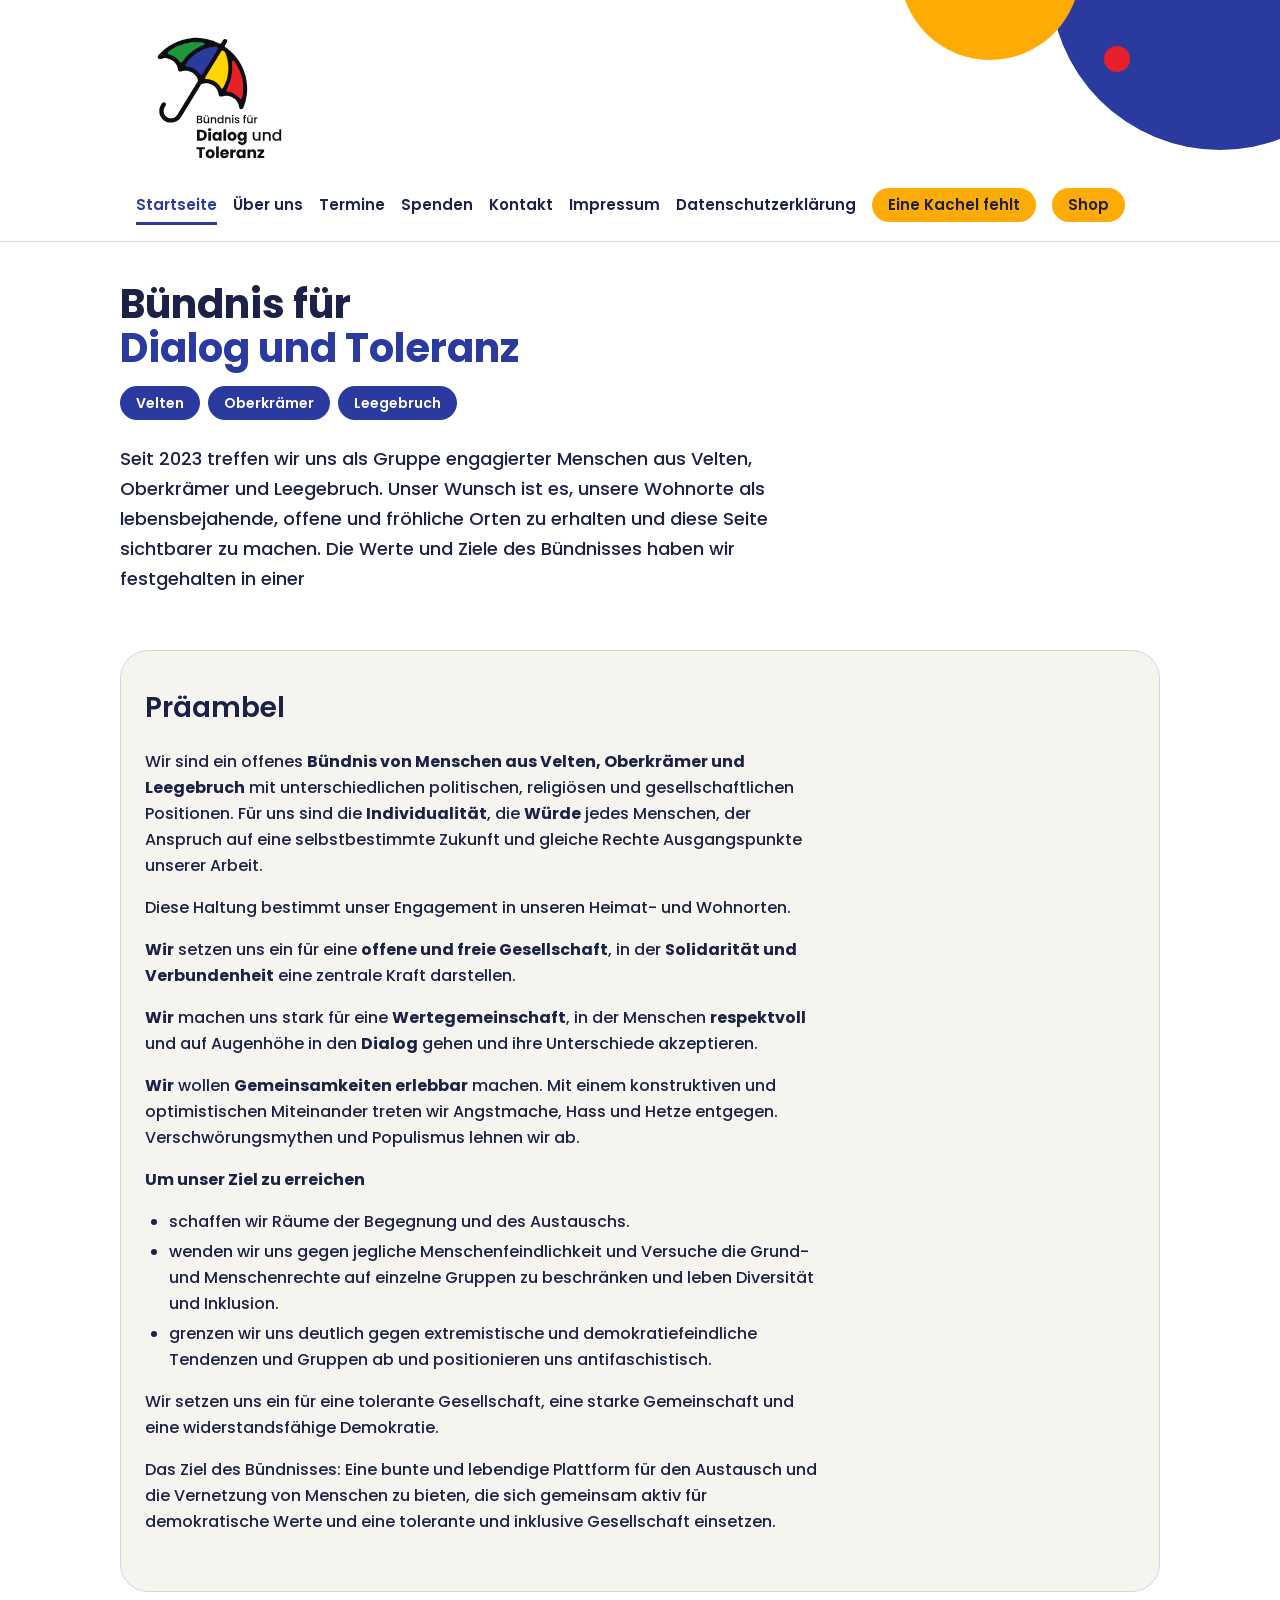
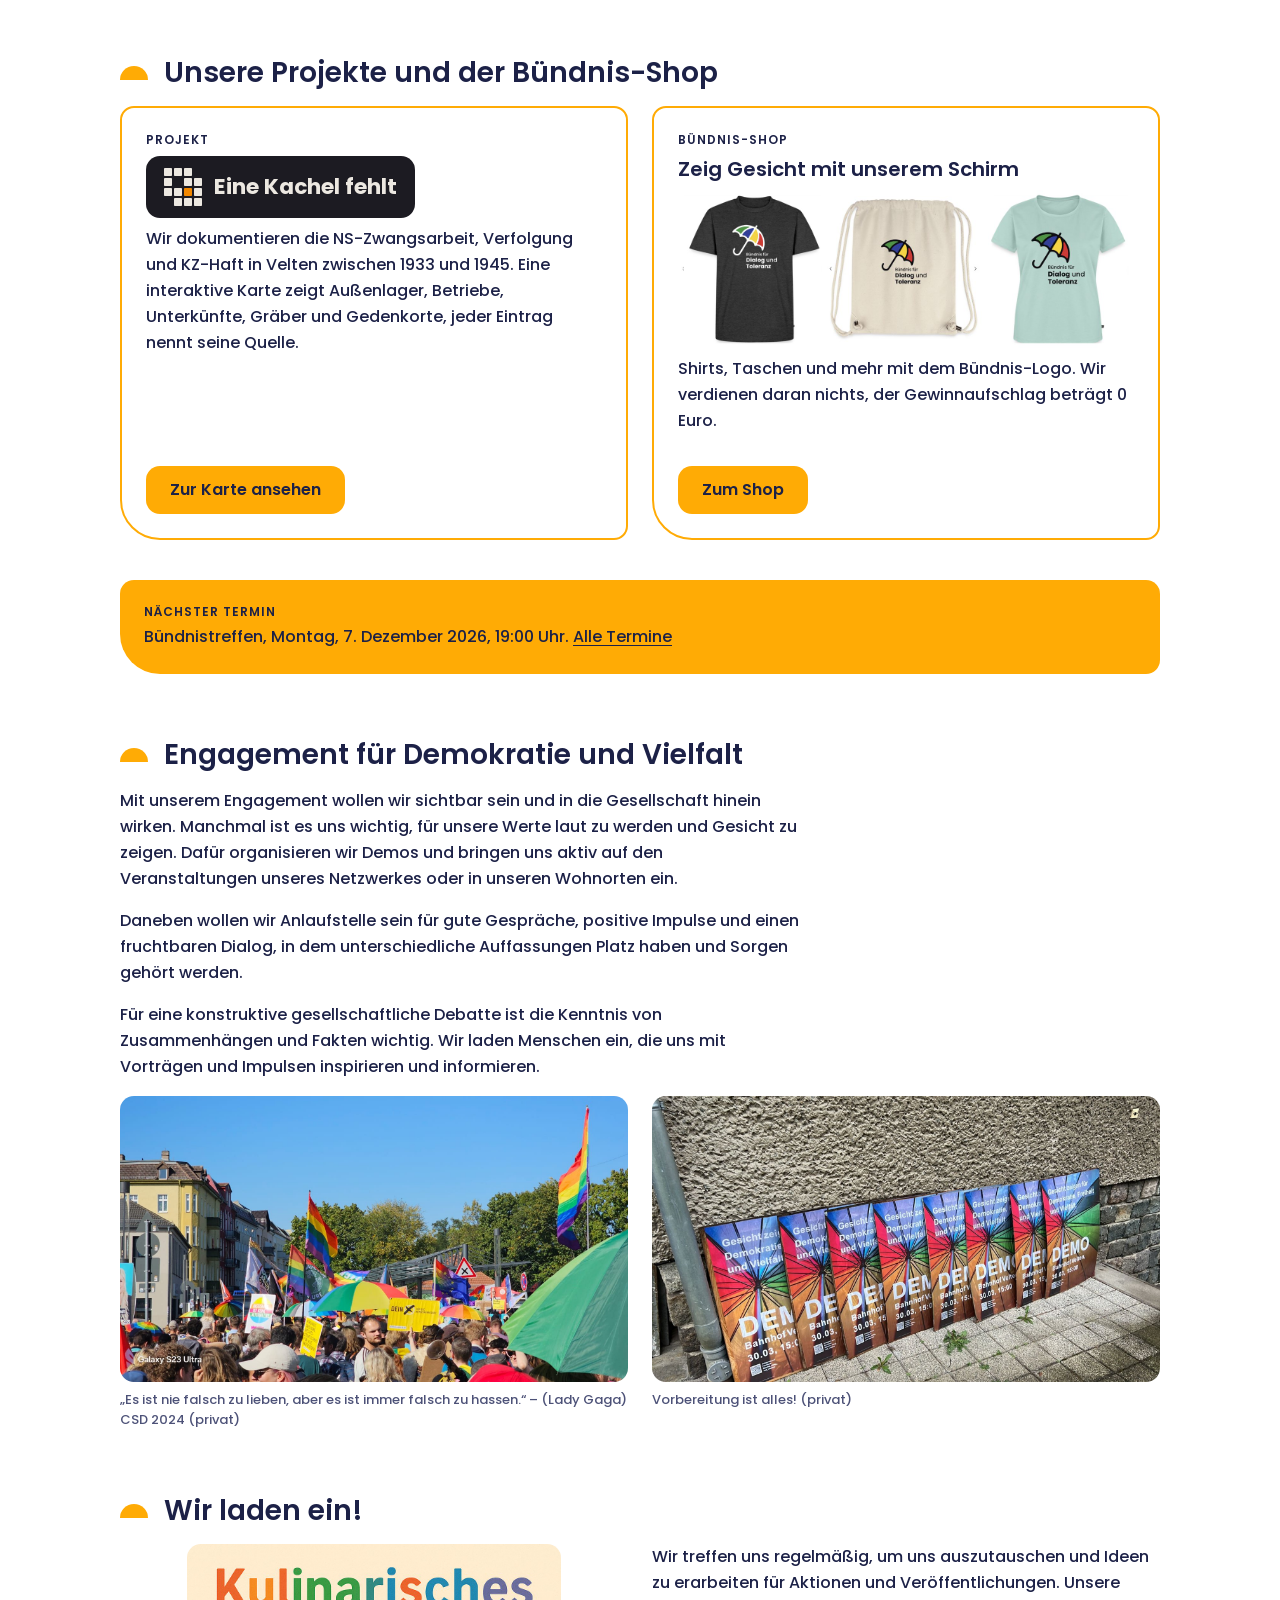
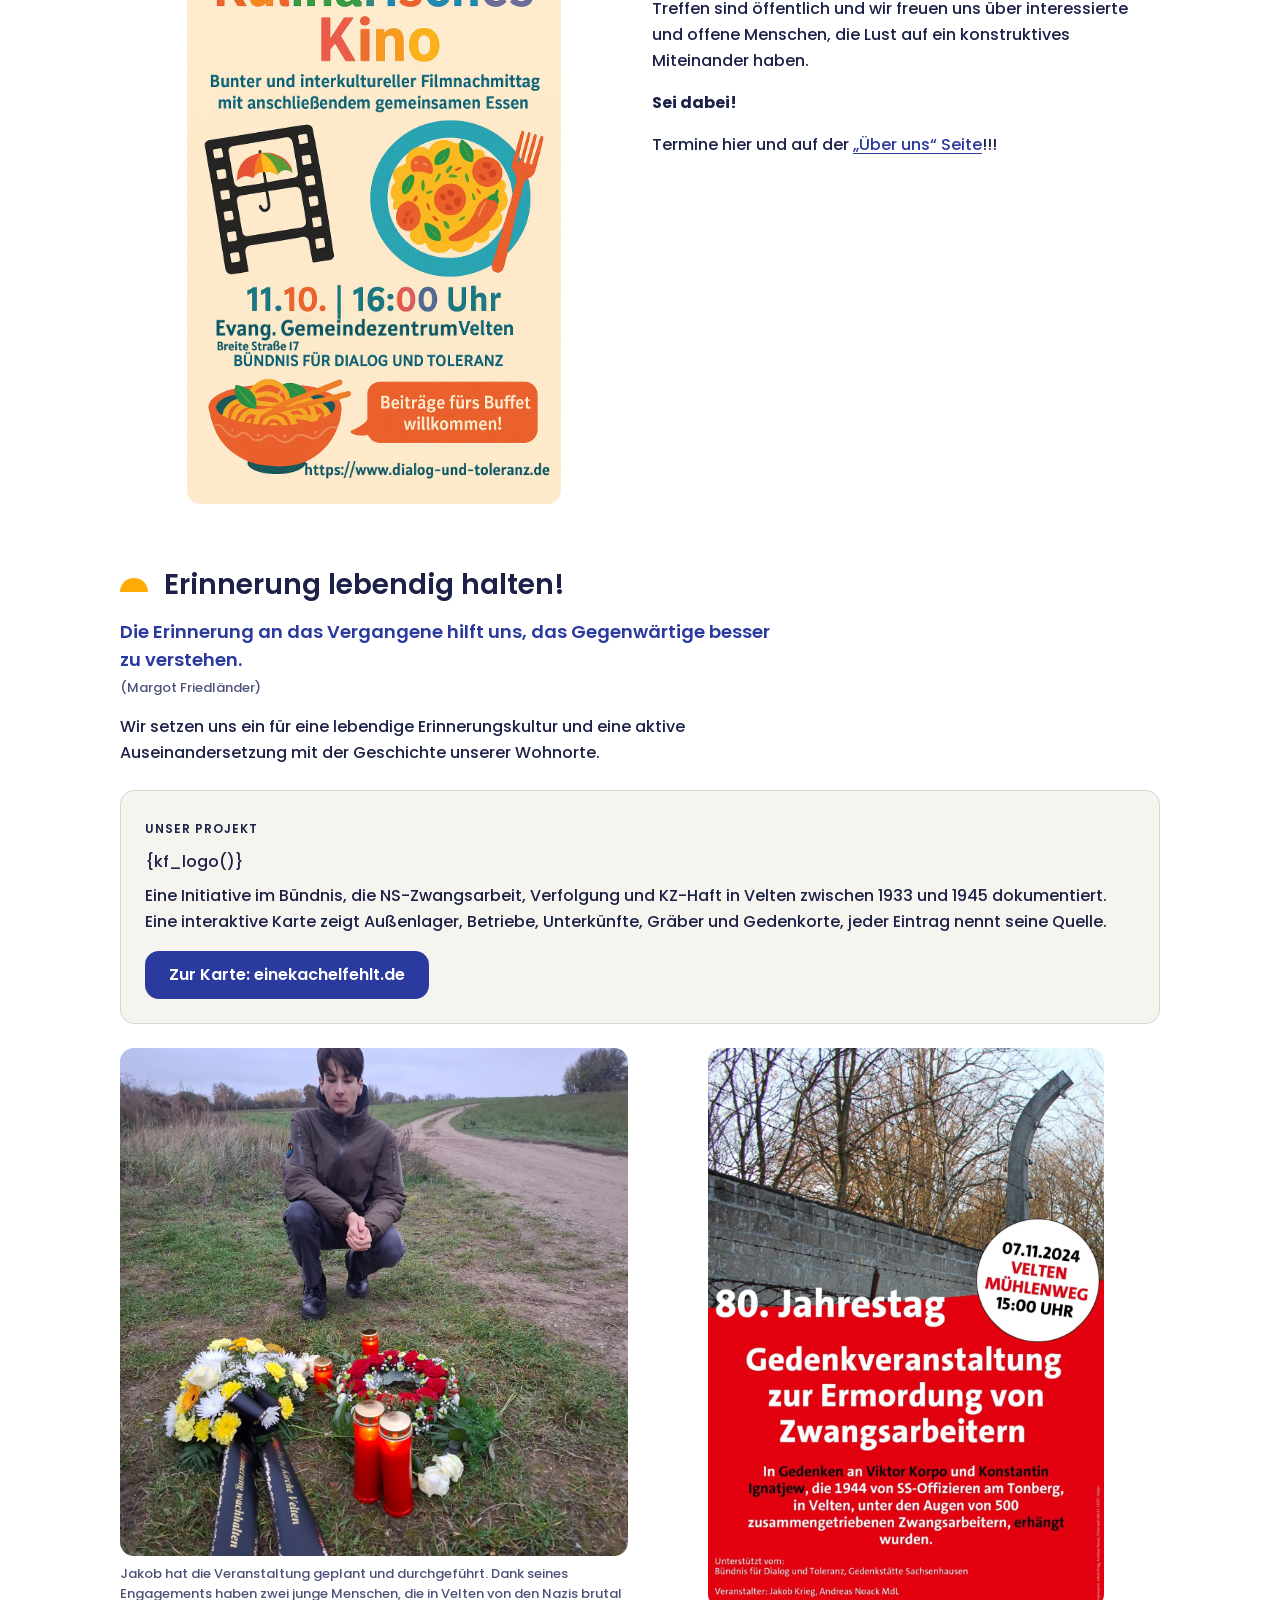
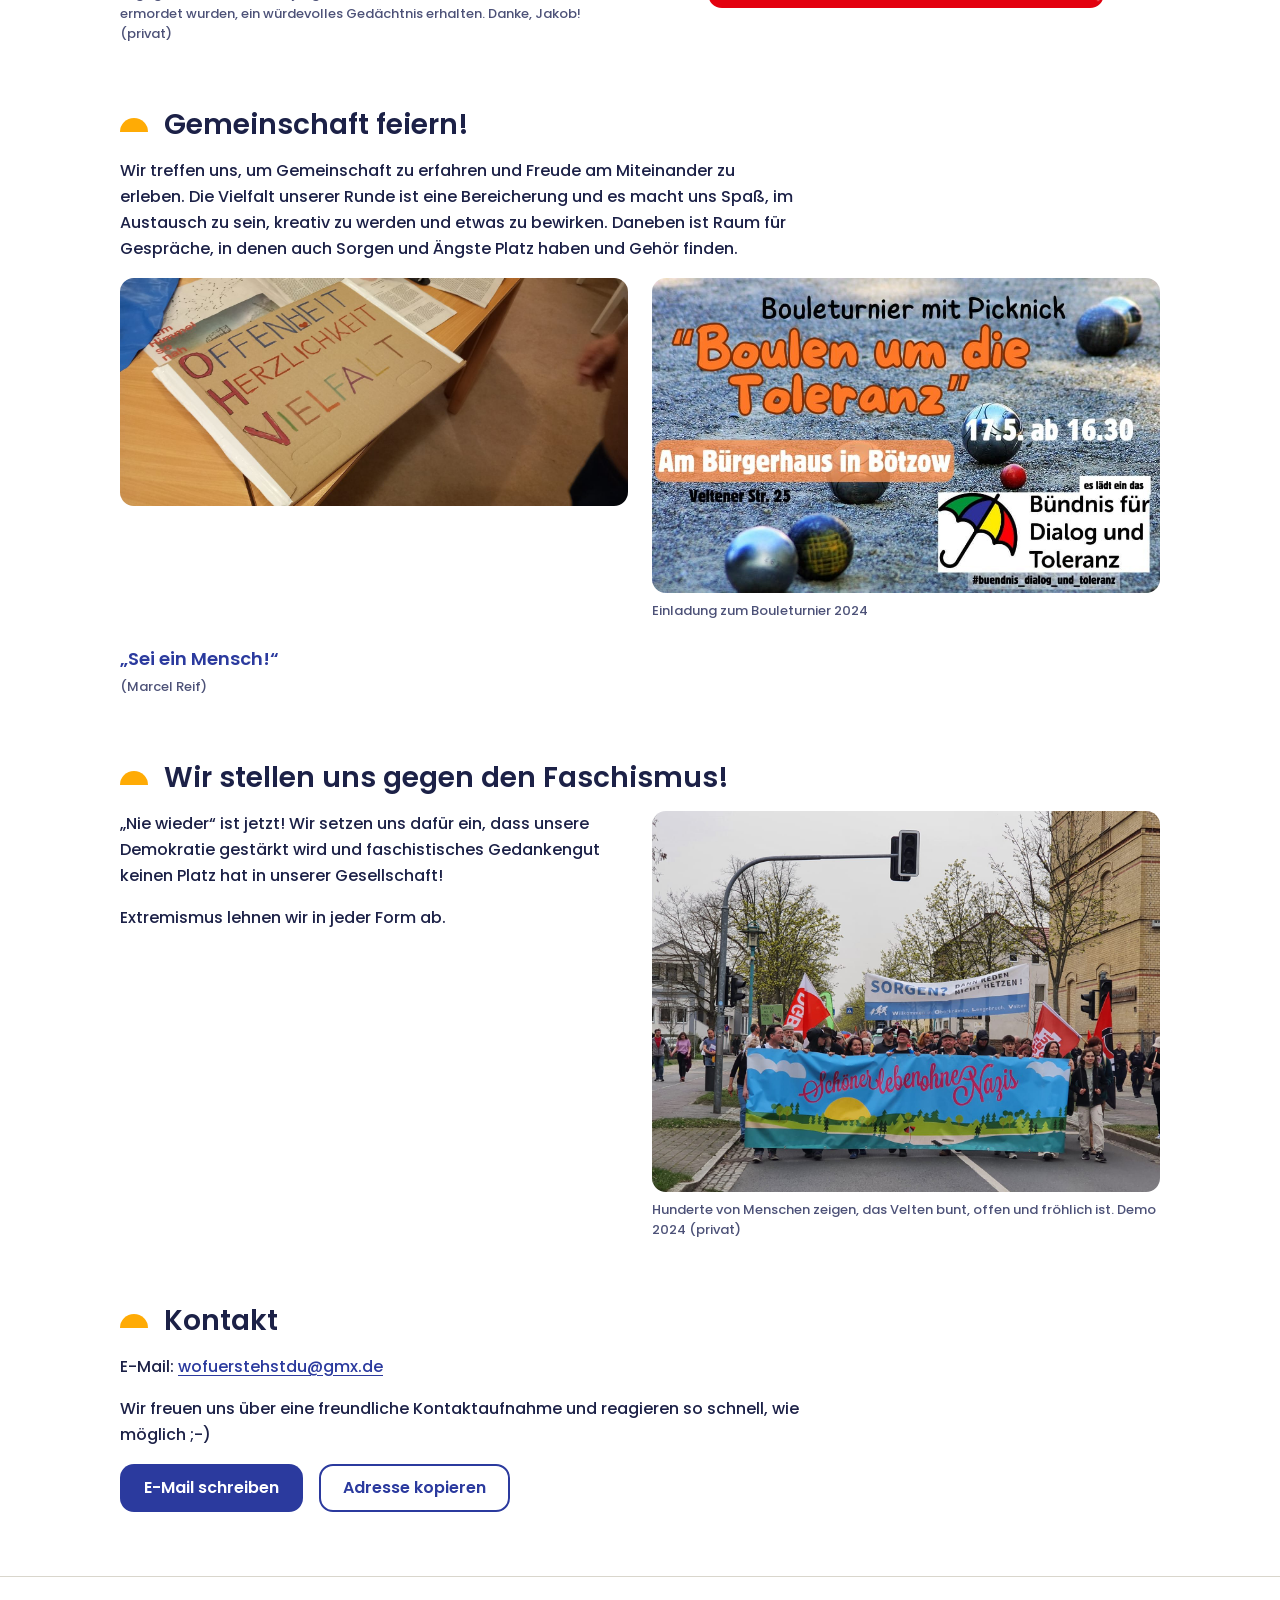
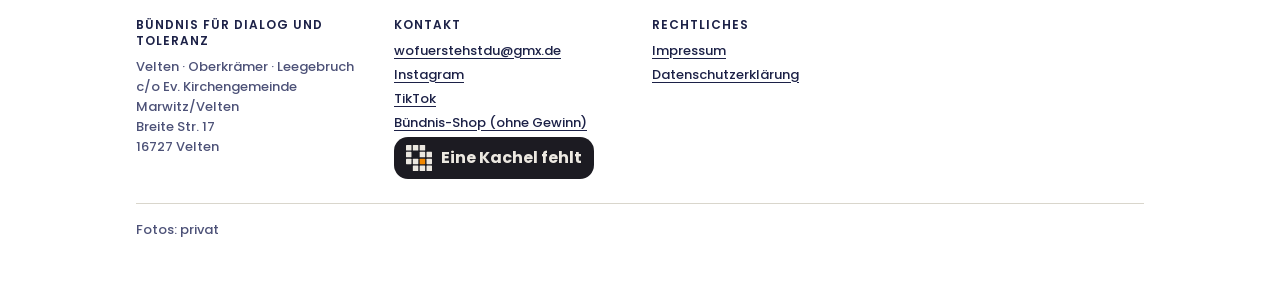
<file: index.html>
<!doctype html>
<html lang="de">
<head>
<meta charset="utf-8">
<meta name="viewport" content="width=device-width,initial-scale=1,viewport-fit=cover">
<title>Bündnis für Dialog und Toleranz Velten, Oberkrämer, Leegebruch</title>
<meta name="description" content="Offenes Bündnis aus Velten, Oberkrämer und Leegebruch (Oberhavel) für Demokratie, Vielfalt, Dialog und Toleranz. Termine, Treffen, Erinnerungskultur und Spenden.">
<link rel="canonical" href="https://www.dialog-und-toleranz.de/">
<meta name="robots" content="index,follow,max-image-preview:large">
<meta name="theme-color" content="#ffffff">
<meta name="geo.region" content="DE-BB"><meta name="geo.placename" content="Velten">
<meta property="og:type" content="website"><meta property="og:locale" content="de_DE">
<meta property="og:site_name" content="Bündnis für Dialog und Toleranz">
<meta property="og:title" content="Bündnis für Dialog und Toleranz Velten, Oberkrämer, Leegebruch"><meta property="og:description" content="Offenes Bündnis aus Velten, Oberkrämer und Leegebruch (Oberhavel) für Demokratie, Vielfalt, Dialog und Toleranz. Termine, Treffen, Erinnerungskultur und Spenden.">
<meta property="og:url" content="https://www.dialog-und-toleranz.de/">
<meta property="og:image" content="https://www.dialog-und-toleranz.de/bilder/og-bild.png"><meta property="og:image:width" content="1200"><meta property="og:image:height" content="630">
<meta property="og:image:alt" content="Logo des Bündnisses für Dialog und Toleranz, ein bunter Regenschirm">
<meta name="twitter:card" content="summary_large_image">
<link rel="icon" href="logo.svg" type="image/svg+xml">
<script type="application/ld+json">{"@context": "https://schema.org", "@graph": [{"@type": ["NGO", "Organization"], "@id": "https://www.dialog-und-toleranz.de/#bdt", "name": "Bündnis für Dialog und Toleranz", "alternateName": "BDT", "url": "https://www.dialog-und-toleranz.de/", "logo": "https://www.dialog-und-toleranz.de/logo.svg", "image": "https://www.dialog-und-toleranz.de/bilder/og-bild.png", "email": "wofuerstehstdu@gmx.de", "description": "Offenes Bündnis engagierter Menschen aus Velten, Oberkrämer und Leegebruch (Landkreis Oberhavel, Brandenburg) für Demokratie, Vielfalt, Dialog und Toleranz.", "foundingDate": "2023", "address": {"@type": "PostalAddress", "streetAddress": "Breite Straße 17", "addressLocality": "Velten", "postalCode": "16727", "addressRegion": "Brandenburg", "addressCountry": "DE"}, "areaServed": [{"@type": "City", "name": "Velten"}, {"@type": "AdministrativeArea", "name": "Oberkrämer"}, {"@type": "AdministrativeArea", "name": "Leegebruch"}], "sameAs": ["https://www.instagram.com/buendnis_dialog_und_toleranz", "https://www.tiktok.com/@buendnis_dialog_toleranz", "https://bundnis-fur-dialog-und-tolera.myspreadshop.de", "https://www.einekachelfehlt.de"], "knowsAbout": ["Demokratie", "Toleranz", "Vielfalt", "Erinnerungskultur", "Dialog"]}, {"@type": "WebSite", "@id": "https://www.dialog-und-toleranz.de/#website", "url": "https://www.dialog-und-toleranz.de/", "name": "Bündnis für Dialog und Toleranz", "inLanguage": "de-DE", "publisher": {"@id": "https://www.dialog-und-toleranz.de/#bdt"}}]}</script>
<link rel="stylesheet" href="stil.css">
</head>
<body>
<a class="skip" href="#inhalt">Zum Inhalt springen</a>
<header class="top">
  <div class="domes" aria-hidden="true"><i class="d-blue"></i><i class="d-yellow"></i><i class="d-red"></i></div>
  <div class="wrap">
    <a class="brand" href="index.html"><img src="logo.svg" alt="Bündnis für Dialog und Toleranz, Startseite" width="135" height="132"></a>
    <nav aria-label="Hauptnavigation"><ul><li><a href="index.html" aria-current="page">Startseite</a></li><li><a href="ueber-uns.html">Über uns</a></li><li><a href="termine.html">Termine</a></li><li><a href="spenden.html">Spenden</a></li><li><a href="kontakt.html">Kontakt</a></li><li><a href="impressum.html">Impressum</a></li><li><a href="datenschutz.html">Datenschutzerklärung</a></li><li><a class="nav-ext" href="https://www.einekachelfehlt.de" rel="noopener">Eine Kachel fehlt</a></li><li><a class="nav-ext" href="https://bundnis-fur-dialog-und-tolera.myspreadshop.de" rel="noopener">Shop</a></li></ul></nav>
  </div>
</header>
<div class="wrap">
<main id="inhalt">

<div class="hero solo">
  <div>
    <h1>Bündnis für<span class="l2">Dialog und Toleranz</span></h1>
    <ul class="tags"><li>Velten</li><li>Oberkrämer</li><li>Leegebruch</li></ul>
    <p class="lead">Seit 2023 treffen wir uns als Gruppe engagierter Menschen aus Velten, Oberkrämer und Leegebruch. Unser Wunsch ist es, unsere Wohnorte als lebensbejahende, offene und fröhliche Orten zu erhalten und diese Seite sichtbarer zu machen. Die Werte und Ziele des Bündnisses haben wir festgehalten in einer</p>
  </div>
</div>

<section>
  <div class="card preamble">
    <h2>Präambel</h2>
    <div class="prose">
      <p>Wir sind ein offenes <strong>Bündnis von Menschen aus Velten, Oberkrämer und Leegebruch</strong> mit unterschiedlichen politischen, religiösen und gesellschaftlichen Positionen. Für uns sind die <strong>Individualität</strong>, die <strong>Würde</strong> jedes Menschen, der Anspruch auf eine selbstbestimmte Zukunft und gleiche Rechte Ausgangspunkte unserer Arbeit.</p>
      <p>Diese Haltung bestimmt unser Engagement in unseren Heimat- und Wohnorten.</p>
      <p><strong>Wir</strong> setzen uns ein für eine <strong>offene und freie Gesellschaft</strong>, in der <strong>Solidarität und Verbundenheit</strong> eine zentrale Kraft darstellen.</p>
      <p><strong>Wir</strong> machen uns stark für eine <strong>Wertegemeinschaft</strong>, in der Menschen <strong>respektvoll</strong> und auf Augenhöhe in den <strong>Dialog</strong> gehen und ihre Unterschiede akzeptieren.</p>
      <p><strong>Wir</strong> wollen <strong>Gemeinsamkeiten erlebbar</strong> machen. Mit einem konstruktiven und optimistischen Miteinander treten wir Angstmache, Hass und Hetze entgegen. Verschwörungsmythen und Populismus lehnen wir ab.</p>
      <p><strong>Um unser Ziel zu erreichen</strong></p>
      <ul>
        <li>schaffen wir Räume der Begegnung und des Austauschs.</li>
        <li>wenden wir uns gegen jegliche Menschenfeindlichkeit und Versuche die Grund- und Menschenrechte auf einzelne Gruppen zu beschränken und leben Diversität und Inklusion.</li>
        <li>grenzen wir uns deutlich gegen extremistische und demokratiefeindliche Tendenzen und Gruppen ab und positionieren uns antifaschistisch.</li>
      </ul>
      <p>Wir setzen uns ein für eine tolerante Gesellschaft, eine starke Gemeinschaft und eine widerstandsfähige Demokratie.</p>
      <p>Das Ziel des Bündnisses: Eine bunte und lebendige Plattform für den Austausch und die Vernetzung von Menschen zu bieten, die sich gemeinsam aktiv für demokratische Werte und eine tolerante und inklusive Gesellschaft einsetzen.</p>
    </div>
  </div>
</section>

<section><div class="sec-h"><h2>Unsere Projekte und der Bündnis-Shop</h2></div>
<div class="proj">
<div class="pcard hl"><span class="label">Projekt</span><a class="kf-logo" href="https://www.einekachelfehlt.de" rel="noopener" aria-label="Eine Kachel fehlt, Projekt zur NS-Zwangsarbeit in Velten"><svg viewBox="0 0 95 95" width="38" height="38" aria-hidden="true" focusable="false"><rect x="0" y="0" width="20" height="20" rx="2" fill="#ECE8E1"/><rect x="25" y="0" width="20" height="20" rx="2" fill="#ECE8E1"/><rect x="50" y="0" width="20" height="20" rx="2" fill="#ECE8E1"/><rect x="0" y="25" width="20" height="20" rx="2" fill="#ECE8E1"/><rect x="50" y="25" width="20" height="20" rx="2" fill="#ECE8E1"/><rect x="75" y="25" width="20" height="20" rx="2" fill="#ECE8E1"/><rect x="0" y="50" width="20" height="20" rx="2" fill="#ECE8E1"/><rect x="25" y="50" width="20" height="20" rx="2" fill="#ECE8E1"/><rect x="75" y="50" width="20" height="20" rx="2" fill="#ECE8E1"/><rect x="25" y="75" width="20" height="20" rx="2" fill="#ECE8E1"/><rect x="50" y="75" width="20" height="20" rx="2" fill="#ECE8E1"/><rect x="75" y="75" width="20" height="20" rx="2" fill="#ECE8E1"/><rect x="50" y="50" width="20" height="20" rx="2" fill="#F18700"/></svg><span>Eine Kachel fehlt</span></a><h3 class="sr-only">Eine Kachel fehlt</h3>
<p>Wir dokumentieren die NS-Zwangsarbeit, Verfolgung und KZ-Haft in Velten zwischen 1933 und 1945. Eine interaktive Karte zeigt Außenlager, Betriebe, Unterkünfte, Gräber und Gedenkorte, jeder Eintrag nennt seine Quelle.</p>
<div class="btn-row"><a class="btn or" href="https://www.einekachelfehlt.de" rel="noopener">Zur Karte ansehen</a></div></div>
<div class="pcard hl"><span class="label">Bündnis-Shop</span><h3>Zeig Gesicht mit unserem Schirm</h3>
<img src="bilder/shop-beispiele.jpg" alt="T-Shirts und Turnbeutel mit dem Logo des Bündnisses" width="1200" height="416" loading="lazy">
<p>Shirts, Taschen und mehr mit dem Bündnis-Logo. Wir verdienen daran nichts, der Gewinnaufschlag beträgt 0 Euro.</p>
<div class="btn-row"><a class="btn or" href="https://bundnis-fur-dialog-und-tolera.myspreadshop.de" rel="noopener">Zum Shop</a></div></div>
</div></section>

<div class="note" id="naechster" hidden><span class="label">Nächster Termin</span><span id="naechster-text"></span> <a href="termine.html">Alle Termine</a></div>

<div class="note" data-bis="2026-11-09"><span class="label">Ankündigung</span>Velten hält zusammen: Friedensaktion am Sonntag, 8.11.2026, 11:00 Uhr, und Gedenken an Carl Calm am Montag, 9.11.2026, 18:00 Uhr. <a href="velten-haelt-zusammen.html">Alle Infos und Pressemitteilung</a></div>
<div class="note" data-bis="2026-05-21"><span class="label">Ankündigung</span>Interreligiöses Picknick am 21.5.26 von 17.45- 18.30. auf dem Platz vor dem Kommunikationszentrum, Viktoriastrasse, Velten siehe unten</div>

<section><div class="sec-h"><h2>Engagement für Demokratie und Vielfalt</h2></div>
<div class="prose">
<p>Mit unserem Engagement wollen wir sichtbar sein und in die Gesellschaft hinein wirken. Manchmal ist es uns wichtig, für unsere Werte laut zu werden und Gesicht zu zeigen. Dafür organisieren wir Demos und bringen uns aktiv auf den Veranstaltungen unseres Netzwerkes oder in unseren Wohnorten ein.</p>
<p>Daneben wollen wir Anlaufstelle sein für gute Gespräche, positive Impulse und einen fruchtbaren Dialog, in dem unterschiedliche Auffassungen Platz haben und Sorgen gehört werden.</p>
<p>Für eine konstruktive gesellschaftliche Debatte ist die Kenntnis von Zusammenhängen und Fakten wichtig. Wir laden Menschen ein, die uns mit Vorträgen und Impulsen inspirieren und informieren.</p>
</div>
<div class="gallery"><figure class=""><img src="bilder/csd-2024.jpg" alt="Bunte Menge mit Regenbogenfahnen beim CSD 2024" width="1600" height="900" loading="lazy" decoding="async"><figcaption>„Es ist nie falsch zu lieben, aber es ist immer falsch zu hassen.“ – (Lady Gaga) CSD 2024 (privat)</figcaption></figure><figure class=""><img src="bilder/demo-plakate.jpg" alt="Aufgereihte Demo-Plakate auf dem Boden" width="1600" height="900" loading="lazy" decoding="async"><figcaption>Vorbereitung ist alles! (privat)</figcaption></figure></div></section>

<section><div class="sec-h"><h2>Wir laden ein!</h2></div>
<div class="split rev">
<div class="prose">
<p>Wir treffen uns regelmäßig, um uns auszutauschen und Ideen zu erarbeiten für Aktionen und Veröffentlichungen. Unsere Treffen sind öffentlich und wir freuen uns über interessierte und offene Menschen, die Lust auf ein konstruktives Miteinander haben.</p>
<p><strong>Sei dabei!</strong></p>
<p>Termine hier und auf der <a href="ueber-uns.html">„Über uns“ Seite</a>!!!</p>
</div>
<figure class="poster"><img src="bilder/kulinarisches-kino.jpg" alt="Plakat Kulinarisches Kino: Bunter und interkultureller Filmnachmittag mit anschließendem gemeinsamen Essen, 11.10., 16:00 Uhr, Evang. Gemeindezentrum Velten, Breite Straße 17" width="1024" height="1536" loading="lazy" decoding="async"></figure></div></section>

<section><div class="sec-h"><h2>Erinnerung lebendig halten!</h2></div>
<blockquote class="quote" style="margin-left:0">Die Erinnerung an das Vergangene hilft uns, das Gegenwärtige besser zu verstehen. <small>(Margot Friedländer)</small></blockquote>
<div class="prose"><p>Wir setzen uns ein für eine lebendige Erinnerungskultur und eine aktive Auseinandersetzung mit der Geschichte unserer Wohnorte.</p></div><div class="card" style="margin:var(--space-4) 0"><span class="label">Unser Projekt</span><div style="margin:var(--space-2) 0">{kf_logo()}</div><h3 class="sr-only">Eine Kachel fehlt</h3><p>Eine Initiative im Bündnis, die NS-Zwangsarbeit, Verfolgung und KZ-Haft in Velten zwischen 1933 und 1945 dokumentiert. Eine interaktive Karte zeigt Außenlager, Betriebe, Unterkünfte, Gräber und Gedenkorte, jeder Eintrag nennt seine Quelle.</p><div class="btn-row" style="margin-top:var(--space-3)"><a class="btn" href="https://www.einekachelfehlt.de" rel="noopener">Zur Karte: einekachelfehlt.de</a></div></div>
<div class="gallery"><figure class=""><img src="bilder/gedenken-velten.jpg" alt="Kranz und Kerzen am Gedenkort in Velten, ein junger Mann kniet davor" width="1600" height="1600" loading="lazy" decoding="async"><figcaption>Jakob hat die Veranstaltung geplant und durchgeführt. Dank seines Engagements haben zwei junge Menschen, die in Velten von den Nazis brutal ermordet wurden, ein würdevolles Gedächtnis erhalten. Danke, Jakob! (privat)</figcaption></figure><figure class="poster"><img src="bilder/gedenkveranstaltung-plakat.jpg" alt="Plakat: 80. Jahrestag, Gedenkveranstaltung zur Ermordung von Zwangsarbeitern, 07.11.2024, 15:00 Uhr, Velten, Mühlenweg" width="1131" height="1600" loading="lazy" decoding="async"></figure></div></section>

<section><div class="sec-h"><h2>Gemeinschaft feiern!</h2></div>
<div class="prose"><p>Wir treffen uns, um Gemeinschaft zu erfahren und Freude am Miteinander zu erleben. Die Vielfalt unserer Runde ist eine Bereicherung und es macht uns Spaß, im Austausch zu sein, kreativ zu werden und etwas zu bewirken. Daneben ist Raum für Gespräche, in denen auch Sorgen und Ängste Platz haben und Gehör finden.</p></div>
<div class="gallery"><figure class=""><img src="bilder/offenheit-vielfalt.jpg" alt="Handgeschriebenes Schild: Offenheit, Herzlichkeit, Vielfalt" width="1600" height="720" loading="lazy" decoding="async"></figure><figure class=""><img src="bilder/boule-einladung.jpg" alt="Einladung: Boulen um die Toleranz, Bouleturnier mit Picknick am 17.5. ab 16.30 Uhr, Am Bürgerhaus in Bötzow" width="960" height="595" loading="lazy" decoding="async"><figcaption>Einladung zum Bouleturnier 2024</figcaption></figure></div><blockquote class="quote" style="margin:var(--space-4) 0 0">„Sei ein Mensch!“ <small>(Marcel Reif)</small></blockquote></section>

<section><div class="sec-h"><h2>Wir stellen uns gegen den Faschismus!</h2></div>
<div class="split">
<div class="prose">
<p>„Nie wieder“ ist jetzt! Wir setzen uns dafür ein, dass unsere Demokratie gestärkt wird und faschistisches Gedankengut keinen Platz hat in unserer Gesellschaft!</p>
<p>Extremismus lehnen wir in jeder Form ab.</p>
</div>
<figure class=""><img src="bilder/demo-2024.jpg" alt="Demonstrationszug in Velten mit Transparent" width="1600" height="1200" loading="lazy" decoding="async"><figcaption>Hunderte von Menschen zeigen, das Velten bunt, offen und fröhlich ist. Demo 2024 (privat)</figcaption></figure></div></section>

<section><div class="sec-h"><h2>Kontakt</h2></div>
<div class="prose">
<p>E-Mail: <a href="mailto:wofuerstehstdu@gmx.de">wofuerstehstdu@gmx.de</a></p>
<p>Wir freuen uns über eine freundliche Kontaktaufnahme und reagieren so schnell, wie möglich ;-)</p>
</div>
<div class="btn-row"><a class="btn" href="mailto:wofuerstehstdu@gmx.de">E-Mail schreiben</a><button class="btn alt" type="button" data-copy="wofuerstehstdu@gmx.de">Adresse kopieren</button></div>
</section>

</main>
</div>
<footer>
  <div class="wrap">
    <div>
      <span class="label">Bündnis für Dialog und Toleranz</span>
      Velten · Oberkrämer · Leegebruch<br>c/o Ev. Kirchengemeinde Marwitz/Velten<br>Breite Str. 17<br>16727 Velten
    </div>
    <div>
      <span class="label">Kontakt</span>
      <ul>
        <li><a href="mailto:wofuerstehstdu@gmx.de">wofuerstehstdu@gmx.de</a></li>
        <li><a href="https://www.instagram.com/buendnis_dialog_und_toleranz" rel="noopener">Instagram</a></li>
        <li><a href="https://www.tiktok.com/@buendnis_dialog_toleranz" rel="noopener">TikTok</a></li>
        <li><a href="https://bundnis-fur-dialog-und-tolera.myspreadshop.de" rel="noopener">Bündnis-Shop (ohne Gewinn)</a></li>
        <li><a class="kf-logo kf-small" href="https://www.einekachelfehlt.de" rel="noopener" aria-label="Eine Kachel fehlt, Projekt zur NS-Zwangsarbeit in Velten"><svg viewBox="0 0 95 95" width="38" height="38" aria-hidden="true" focusable="false"><rect x="0" y="0" width="20" height="20" rx="2" fill="#ECE8E1"/><rect x="25" y="0" width="20" height="20" rx="2" fill="#ECE8E1"/><rect x="50" y="0" width="20" height="20" rx="2" fill="#ECE8E1"/><rect x="0" y="25" width="20" height="20" rx="2" fill="#ECE8E1"/><rect x="50" y="25" width="20" height="20" rx="2" fill="#ECE8E1"/><rect x="75" y="25" width="20" height="20" rx="2" fill="#ECE8E1"/><rect x="0" y="50" width="20" height="20" rx="2" fill="#ECE8E1"/><rect x="25" y="50" width="20" height="20" rx="2" fill="#ECE8E1"/><rect x="75" y="50" width="20" height="20" rx="2" fill="#ECE8E1"/><rect x="25" y="75" width="20" height="20" rx="2" fill="#ECE8E1"/><rect x="50" y="75" width="20" height="20" rx="2" fill="#ECE8E1"/><rect x="75" y="75" width="20" height="20" rx="2" fill="#ECE8E1"/><rect x="50" y="50" width="20" height="20" rx="2" fill="#F18700"/></svg><span>Eine Kachel fehlt</span></a></li>
      </ul>
    </div>
    <div>
      <span class="label">Rechtliches</span>
      <ul><li><a href="impressum.html">Impressum</a></li><li><a href="datenschutz.html">Datenschutzerklärung</a></li></ul>
    </div>
    <p class="fine">Fotos: privat</p>
  </div>
</footer>
<script src="termine-daten.js"></script>
<script src="skript.js" defer></script>
</body>
</html>
</file>
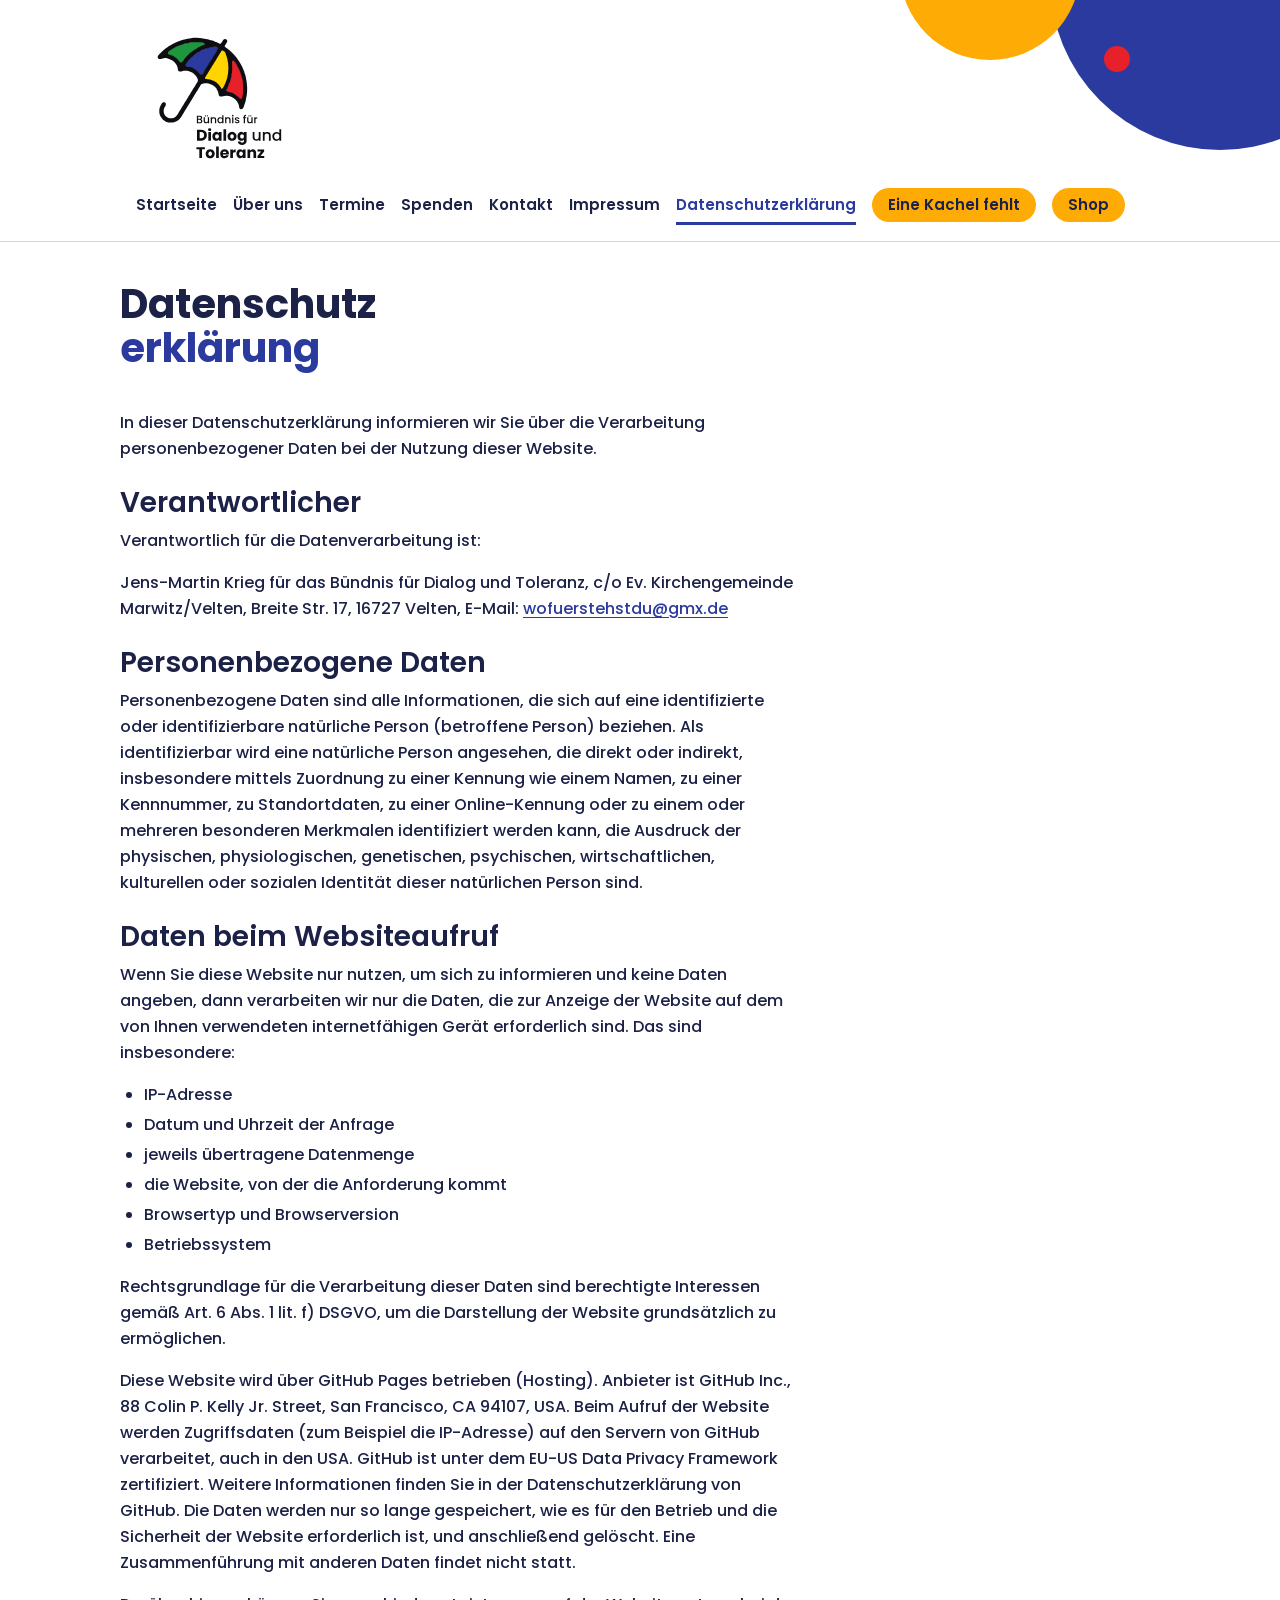
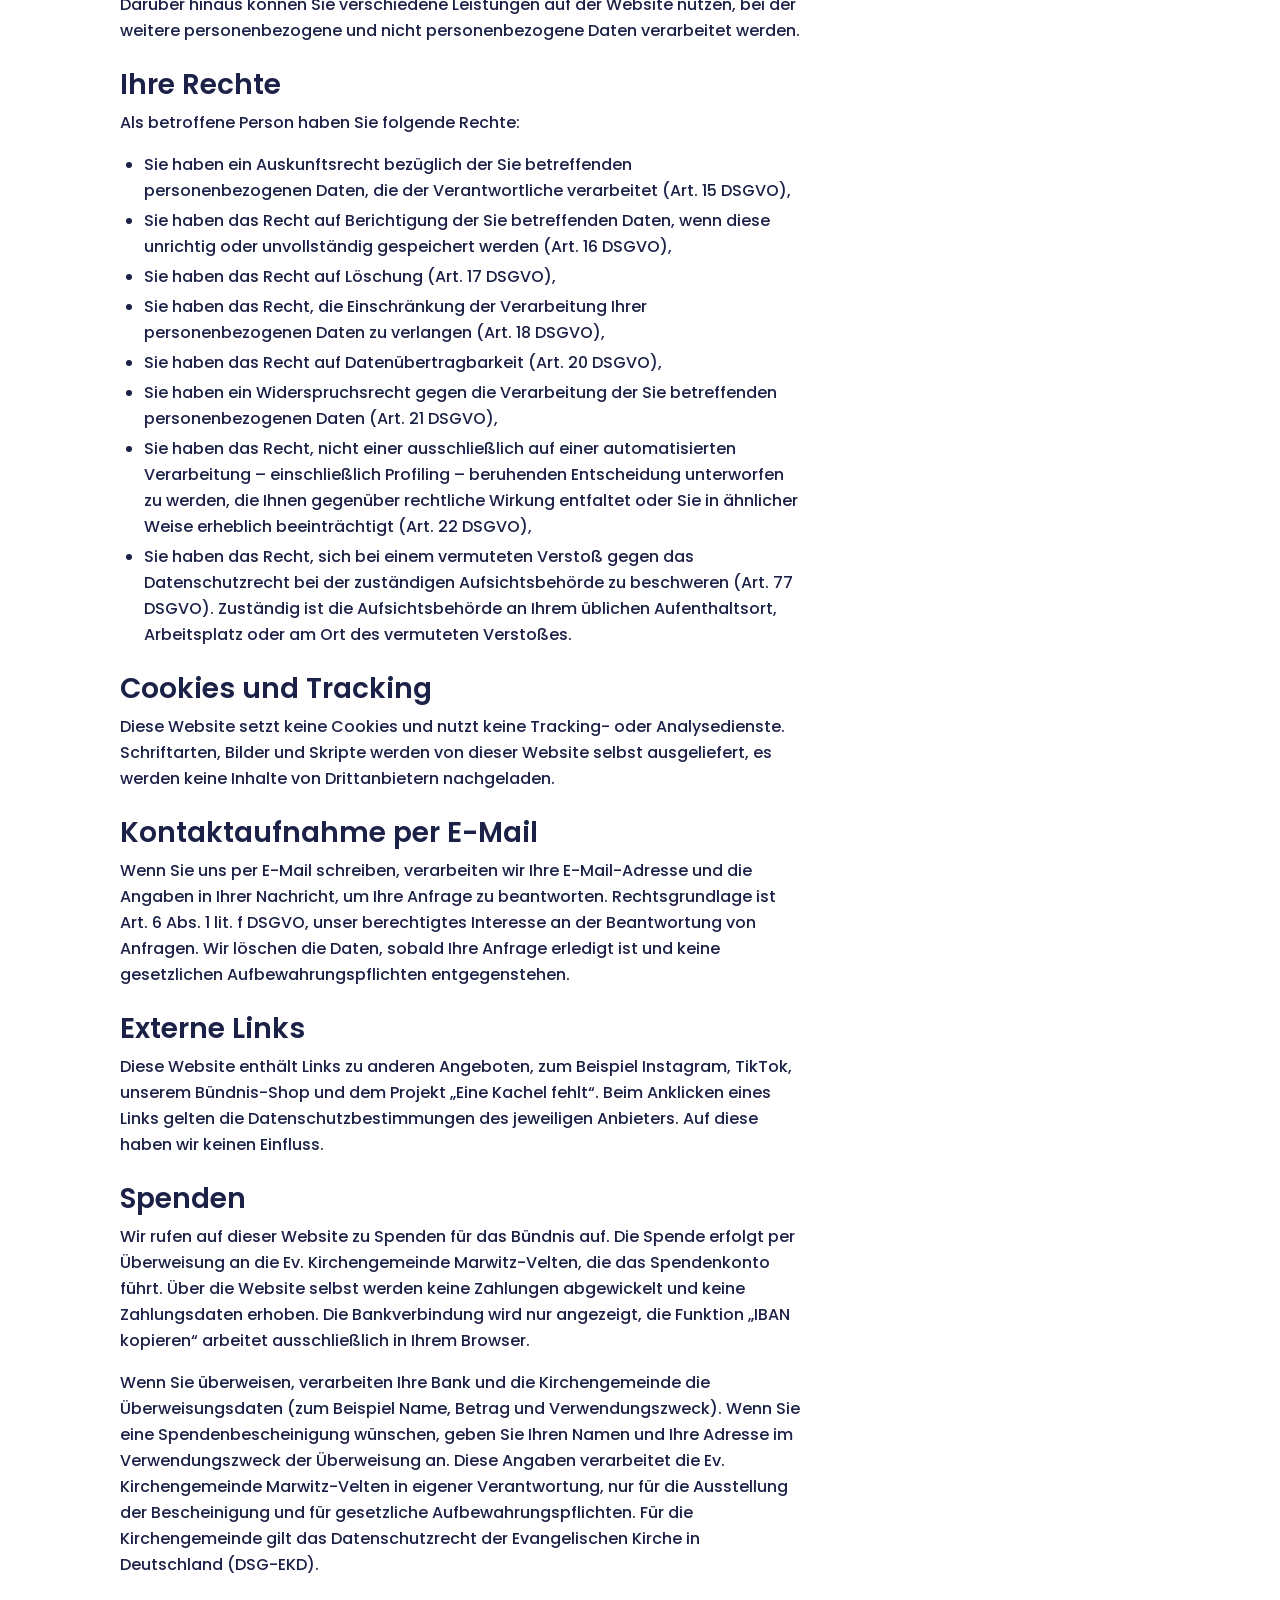
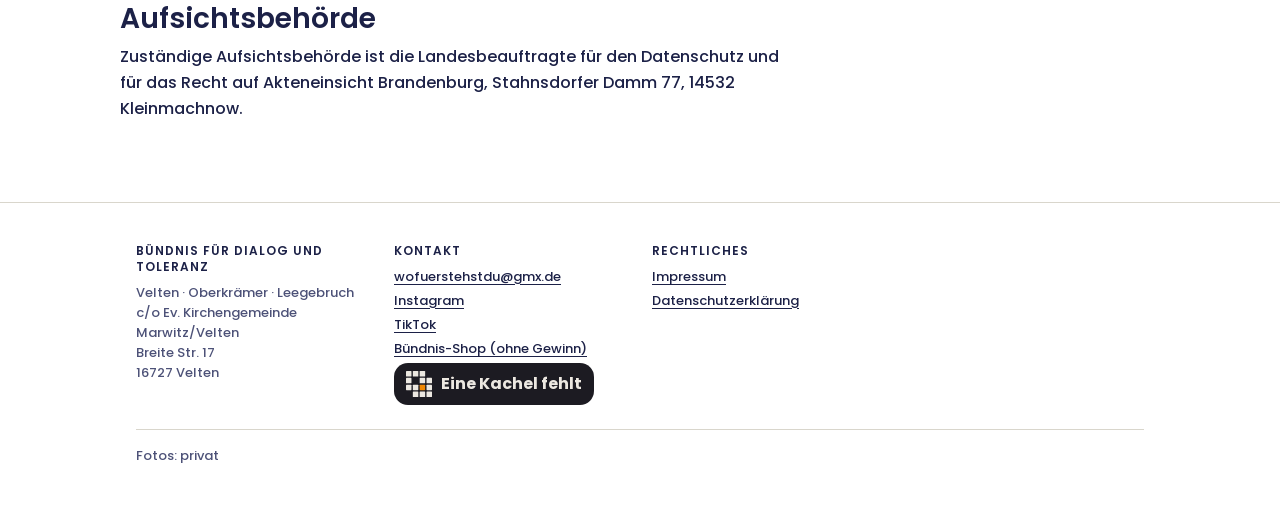
<file: datenschutz.html>
<!doctype html>
<html lang="de">
<head>
<meta charset="utf-8">
<meta name="viewport" content="width=device-width,initial-scale=1,viewport-fit=cover">
<title>Datenschutzerklärung - Bündnis für Dialog und Toleranz</title>
<meta name="description" content="Datenschutzerklärung der Website.">
<link rel="canonical" href="https://www.dialog-und-toleranz.de/datenschutz.html">
<meta name="robots" content="index,follow,max-image-preview:large">
<meta name="theme-color" content="#ffffff">
<meta name="geo.region" content="DE-BB"><meta name="geo.placename" content="Velten">
<meta property="og:type" content="website"><meta property="og:locale" content="de_DE">
<meta property="og:site_name" content="Bündnis für Dialog und Toleranz">
<meta property="og:title" content="Datenschutzerklärung - Bündnis für Dialog und Toleranz"><meta property="og:description" content="Datenschutzerklärung der Website.">
<meta property="og:url" content="https://www.dialog-und-toleranz.de/datenschutz.html">
<meta property="og:image" content="https://www.dialog-und-toleranz.de/bilder/og-bild.png"><meta property="og:image:width" content="1200"><meta property="og:image:height" content="630">
<meta property="og:image:alt" content="Logo des Bündnisses für Dialog und Toleranz, ein bunter Regenschirm">
<meta name="twitter:card" content="summary_large_image">
<link rel="icon" href="logo.svg" type="image/svg+xml">
<script type="application/ld+json">{"@context": "https://schema.org", "@graph": [{"@type": ["NGO", "Organization"], "@id": "https://www.dialog-und-toleranz.de/#bdt", "name": "Bündnis für Dialog und Toleranz", "alternateName": "BDT", "url": "https://www.dialog-und-toleranz.de/", "logo": "https://www.dialog-und-toleranz.de/logo.svg", "image": "https://www.dialog-und-toleranz.de/bilder/og-bild.png", "email": "wofuerstehstdu@gmx.de", "description": "Offenes Bündnis engagierter Menschen aus Velten, Oberkrämer und Leegebruch (Landkreis Oberhavel, Brandenburg) für Demokratie, Vielfalt, Dialog und Toleranz.", "foundingDate": "2023", "address": {"@type": "PostalAddress", "streetAddress": "Breite Straße 17", "addressLocality": "Velten", "postalCode": "16727", "addressRegion": "Brandenburg", "addressCountry": "DE"}, "areaServed": [{"@type": "City", "name": "Velten"}, {"@type": "AdministrativeArea", "name": "Oberkrämer"}, {"@type": "AdministrativeArea", "name": "Leegebruch"}], "sameAs": ["https://www.instagram.com/buendnis_dialog_und_toleranz", "https://www.tiktok.com/@buendnis_dialog_toleranz", "https://bundnis-fur-dialog-und-tolera.myspreadshop.de", "https://www.einekachelfehlt.de"], "knowsAbout": ["Demokratie", "Toleranz", "Vielfalt", "Erinnerungskultur", "Dialog"]}]}</script>
<link rel="stylesheet" href="stil.css">
</head>
<body>
<a class="skip" href="#inhalt">Zum Inhalt springen</a>
<header class="top">
  <div class="domes" aria-hidden="true"><i class="d-blue"></i><i class="d-yellow"></i><i class="d-red"></i></div>
  <div class="wrap">
    <a class="brand" href="index.html"><img src="logo.svg" alt="Bündnis für Dialog und Toleranz, Startseite" width="135" height="132"></a>
    <nav aria-label="Hauptnavigation"><ul><li><a href="index.html">Startseite</a></li><li><a href="ueber-uns.html">Über uns</a></li><li><a href="termine.html">Termine</a></li><li><a href="spenden.html">Spenden</a></li><li><a href="kontakt.html">Kontakt</a></li><li><a href="impressum.html">Impressum</a></li><li><a href="datenschutz.html" aria-current="page">Datenschutzerklärung</a></li><li><a class="nav-ext" href="https://www.einekachelfehlt.de" rel="noopener">Eine Kachel fehlt</a></li><li><a class="nav-ext" href="https://bundnis-fur-dialog-und-tolera.myspreadshop.de" rel="noopener">Shop</a></li></ul></nav>
  </div>
</header>
<div class="wrap">
<main id="inhalt">

<div class="hero solo"><div><h1>Datenschutz<span class="l2">erklärung</span></h1></div></div>
<section><div class="prose">
<p>In dieser Datenschutzerklärung informieren wir Sie über die Verarbeitung personenbezogener Daten bei der Nutzung dieser Website.</p>
<h2 style="margin:var(--space-4) 0 var(--space-2)">Verantwortlicher</h2>
<p>Verantwortlich für die Datenverarbeitung ist:</p>
<p>Jens-Martin Krieg für das Bündnis für Dialog und Toleranz, c/o Ev. Kirchengemeinde Marwitz/Velten, Breite Str. 17, 16727 Velten, E-Mail: <a href="mailto:wofuerstehstdu@gmx.de">wofuerstehstdu@gmx.de</a></p>
<h2 style="margin:var(--space-4) 0 var(--space-2)">Personenbezogene Daten</h2>
<p>Personenbezogene Daten sind alle Informationen, die sich auf eine identifizierte oder identifizierbare natürliche Person (betroffene Person) beziehen. Als identifizierbar wird eine natürliche Person angesehen, die direkt oder indirekt, insbesondere mittels Zuordnung zu einer Kennung wie einem Namen, zu einer Kennnummer, zu Standortdaten, zu einer Online-Kennung oder zu einem oder mehreren besonderen Merkmalen identifiziert werden kann, die Ausdruck der physischen, physiologischen, genetischen, psychischen, wirtschaftlichen, kulturellen oder sozialen Identität dieser natürlichen Person sind.</p>
<h2 style="margin:var(--space-4) 0 var(--space-2)">Daten beim Websiteaufruf</h2>
<p>Wenn Sie diese Website nur nutzen, um sich zu informieren und keine Daten angeben, dann verarbeiten wir nur die Daten, die zur Anzeige der Website auf dem von Ihnen verwendeten internetfähigen Gerät erforderlich sind. Das sind insbesondere:</p>
<ul><li>IP-Adresse</li><li>Datum und Uhrzeit der Anfrage</li><li>jeweils übertragene Datenmenge</li><li>die Website, von der die Anforderung kommt</li><li>Browsertyp und Browserversion</li><li>Betriebssystem</li></ul>
<p>Rechtsgrundlage für die Verarbeitung dieser Daten sind berechtigte Interessen gemäß Art. 6 Abs. 1 lit. f) DSGVO, um die Darstellung der Website grundsätzlich zu ermöglichen.</p>
<p>Diese Website wird über GitHub Pages betrieben (Hosting). Anbieter ist GitHub Inc., 88 Colin P. Kelly Jr. Street, San Francisco, CA 94107, USA. Beim Aufruf der Website werden Zugriffsdaten (zum Beispiel die IP-Adresse) auf den Servern von GitHub verarbeitet, auch in den USA. GitHub ist unter dem EU-US Data Privacy Framework zertifiziert. Weitere Informationen finden Sie in der Datenschutzerklärung von GitHub. Die Daten werden nur so lange gespeichert, wie es für den Betrieb und die Sicherheit der Website erforderlich ist, und anschließend gelöscht. Eine Zusammenführung mit anderen Daten findet nicht statt.</p>
<p>Darüber hinaus können Sie verschiedene Leistungen auf der Website nutzen, bei der weitere personenbezogene und nicht personenbezogene Daten verarbeitet werden.</p>
<h2 style="margin:var(--space-4) 0 var(--space-2)">Ihre Rechte</h2>
<p>Als betroffene Person haben Sie folgende Rechte:</p>
<ul><li>Sie haben ein Auskunftsrecht bezüglich der Sie betreffenden personenbezogenen Daten, die der Verantwortliche verarbeitet (Art. 15 DSGVO),</li><li>Sie haben das Recht auf Berichtigung der Sie betreffenden Daten, wenn diese unrichtig oder unvollständig gespeichert werden (Art. 16 DSGVO),</li><li>Sie haben das Recht auf Löschung (Art. 17 DSGVO),</li><li>Sie haben das Recht, die Einschränkung der Verarbeitung Ihrer personenbezogenen Daten zu verlangen (Art. 18 DSGVO),</li><li>Sie haben das Recht auf Datenübertragbarkeit (Art. 20 DSGVO),</li><li>Sie haben ein Widerspruchsrecht gegen die Verarbeitung der Sie betreffenden personenbezogenen Daten (Art. 21 DSGVO),</li><li>Sie haben das Recht, nicht einer ausschließlich auf einer automatisierten Verarbeitung – einschließlich Profiling – beruhenden Entscheidung unterworfen zu werden, die Ihnen gegenüber rechtliche Wirkung entfaltet oder Sie in ähnlicher Weise erheblich beeinträchtigt (Art. 22 DSGVO),</li><li>Sie haben das Recht, sich bei einem vermuteten Verstoß gegen das Datenschutzrecht bei der zuständigen Aufsichtsbehörde zu beschweren (Art. 77 DSGVO). Zuständig ist die Aufsichtsbehörde an Ihrem üblichen Aufenthaltsort, Arbeitsplatz oder am Ort des vermuteten Verstoßes.</li></ul>
<h2 style="margin:var(--space-4) 0 var(--space-2)">Cookies und Tracking</h2>
<p>Diese Website setzt keine Cookies und nutzt keine Tracking- oder Analysedienste. Schriftarten, Bilder und Skripte werden von dieser Website selbst ausgeliefert, es werden keine Inhalte von Drittanbietern nachgeladen.</p>
<h2 style="margin:var(--space-4) 0 var(--space-2)">Kontaktaufnahme per E-Mail</h2>
<p>Wenn Sie uns per E-Mail schreiben, verarbeiten wir Ihre E-Mail-Adresse und die Angaben in Ihrer Nachricht, um Ihre Anfrage zu beantworten. Rechtsgrundlage ist Art. 6 Abs. 1 lit. f DSGVO, unser berechtigtes Interesse an der Beantwortung von Anfragen. Wir löschen die Daten, sobald Ihre Anfrage erledigt ist und keine gesetzlichen Aufbewahrungspflichten entgegenstehen.</p>
<h2 style="margin:var(--space-4) 0 var(--space-2)">Externe Links</h2>
<p>Diese Website enthält Links zu anderen Angeboten, zum Beispiel Instagram, TikTok, unserem Bündnis-Shop und dem Projekt „Eine Kachel fehlt“. Beim Anklicken eines Links gelten die Datenschutzbestimmungen des jeweiligen Anbieters. Auf diese haben wir keinen Einfluss.</p>
<h2 style="margin:var(--space-4) 0 var(--space-2)">Spenden</h2>
<p>Wir rufen auf dieser Website zu Spenden für das Bündnis auf. Die Spende erfolgt per Überweisung an die Ev. Kirchengemeinde Marwitz-Velten, die das Spendenkonto führt. Über die Website selbst werden keine Zahlungen abgewickelt und keine Zahlungsdaten erhoben. Die Bankverbindung wird nur angezeigt, die Funktion „IBAN kopieren“ arbeitet ausschließlich in Ihrem Browser.</p>
<p>Wenn Sie überweisen, verarbeiten Ihre Bank und die Kirchengemeinde die Überweisungsdaten (zum Beispiel Name, Betrag und Verwendungszweck). Wenn Sie eine Spendenbescheinigung wünschen, geben Sie Ihren Namen und Ihre Adresse im Verwendungszweck der Überweisung an. Diese Angaben verarbeitet die Ev. Kirchengemeinde Marwitz-Velten in eigener Verantwortung, nur für die Ausstellung der Bescheinigung und für gesetzliche Aufbewahrungspflichten. Für die Kirchengemeinde gilt das Datenschutzrecht der Evangelischen Kirche in Deutschland (DSG-EKD).</p>
<h2 style="margin:var(--space-4) 0 var(--space-2)">Aufsichtsbehörde</h2>
<p>Zuständige Aufsichtsbehörde ist die Landesbeauftragte für den Datenschutz und für das Recht auf Akteneinsicht Brandenburg, Stahnsdorfer Damm 77, 14532 Kleinmachnow.</p>
</div></section>

</main>
</div>
<footer>
  <div class="wrap">
    <div>
      <span class="label">Bündnis für Dialog und Toleranz</span>
      Velten · Oberkrämer · Leegebruch<br>c/o Ev. Kirchengemeinde Marwitz/Velten<br>Breite Str. 17<br>16727 Velten
    </div>
    <div>
      <span class="label">Kontakt</span>
      <ul>
        <li><a href="mailto:wofuerstehstdu@gmx.de">wofuerstehstdu@gmx.de</a></li>
        <li><a href="https://www.instagram.com/buendnis_dialog_und_toleranz" rel="noopener">Instagram</a></li>
        <li><a href="https://www.tiktok.com/@buendnis_dialog_toleranz" rel="noopener">TikTok</a></li>
        <li><a href="https://bundnis-fur-dialog-und-tolera.myspreadshop.de" rel="noopener">Bündnis-Shop (ohne Gewinn)</a></li>
        <li><a class="kf-logo kf-small" href="https://www.einekachelfehlt.de" rel="noopener" aria-label="Eine Kachel fehlt, Projekt zur NS-Zwangsarbeit in Velten"><svg viewBox="0 0 95 95" width="38" height="38" aria-hidden="true" focusable="false"><rect x="0" y="0" width="20" height="20" rx="2" fill="#ECE8E1"/><rect x="25" y="0" width="20" height="20" rx="2" fill="#ECE8E1"/><rect x="50" y="0" width="20" height="20" rx="2" fill="#ECE8E1"/><rect x="0" y="25" width="20" height="20" rx="2" fill="#ECE8E1"/><rect x="50" y="25" width="20" height="20" rx="2" fill="#ECE8E1"/><rect x="75" y="25" width="20" height="20" rx="2" fill="#ECE8E1"/><rect x="0" y="50" width="20" height="20" rx="2" fill="#ECE8E1"/><rect x="25" y="50" width="20" height="20" rx="2" fill="#ECE8E1"/><rect x="75" y="50" width="20" height="20" rx="2" fill="#ECE8E1"/><rect x="25" y="75" width="20" height="20" rx="2" fill="#ECE8E1"/><rect x="50" y="75" width="20" height="20" rx="2" fill="#ECE8E1"/><rect x="75" y="75" width="20" height="20" rx="2" fill="#ECE8E1"/><rect x="50" y="50" width="20" height="20" rx="2" fill="#F18700"/></svg><span>Eine Kachel fehlt</span></a></li>
      </ul>
    </div>
    <div>
      <span class="label">Rechtliches</span>
      <ul><li><a href="impressum.html">Impressum</a></li><li><a href="datenschutz.html">Datenschutzerklärung</a></li></ul>
    </div>
    <p class="fine">Fotos: privat</p>
  </div>
</footer>
<script src="termine-daten.js"></script>
<script src="skript.js" defer></script>
</body>
</html>
</file>
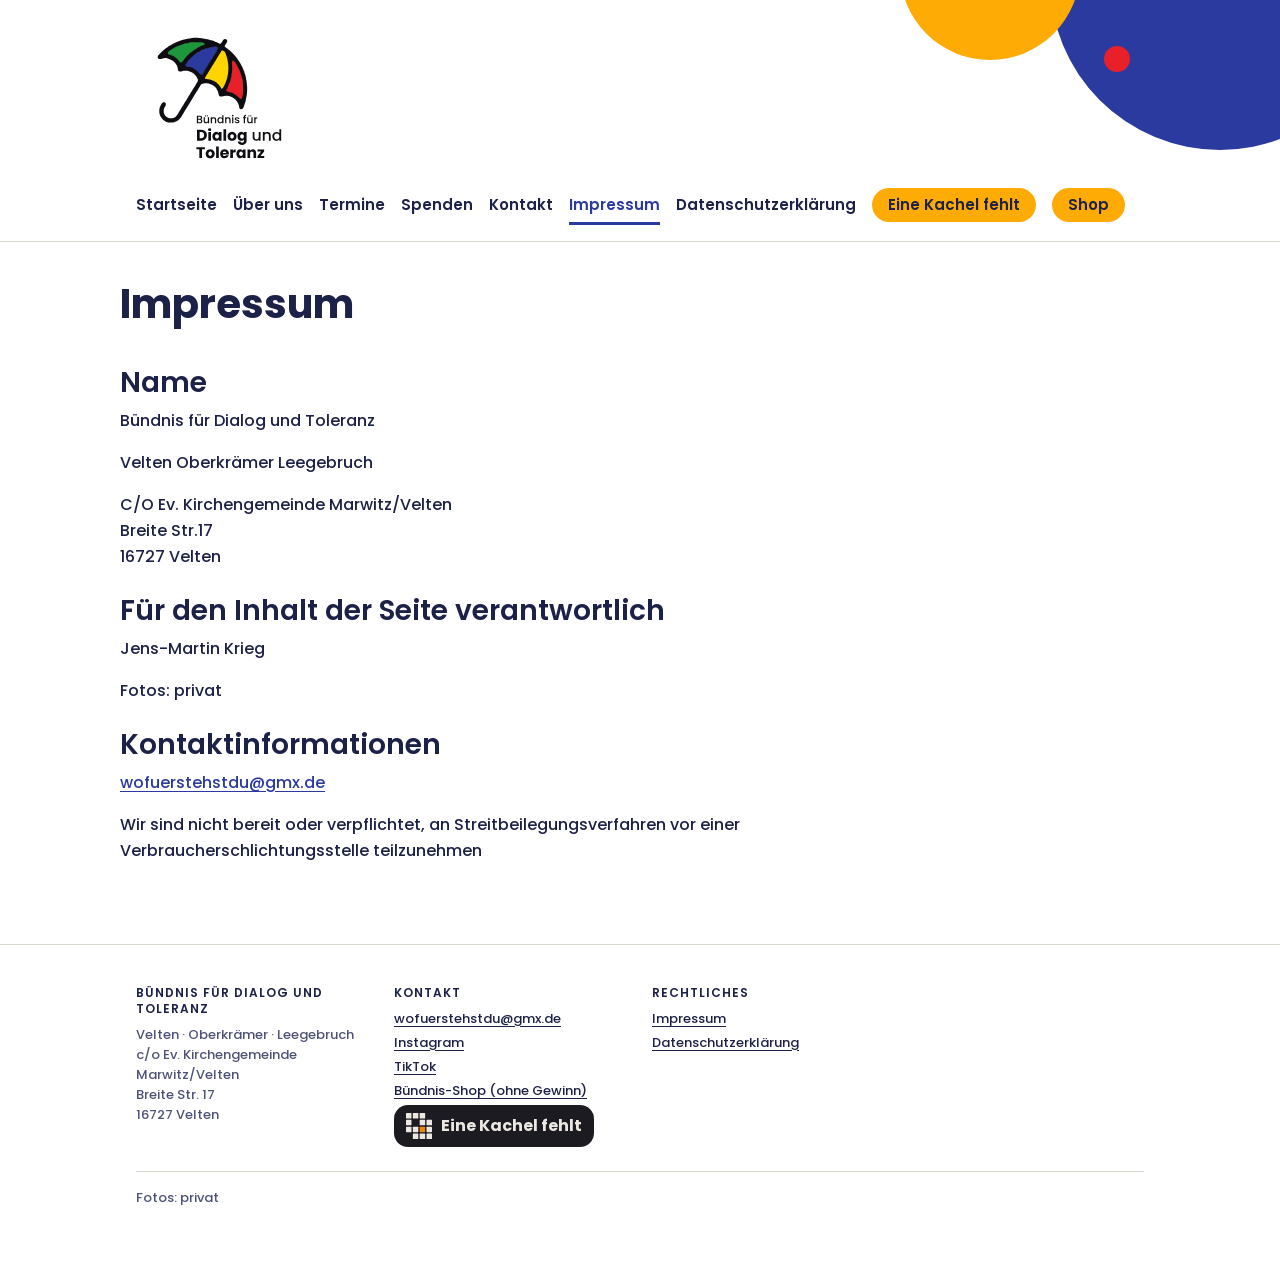
<file: impressum.html>
<!doctype html>
<html lang="de">
<head>
<meta charset="utf-8">
<meta name="viewport" content="width=device-width,initial-scale=1,viewport-fit=cover">
<title>Impressum - Bündnis für Dialog und Toleranz</title>
<meta name="description" content="Rechtliche Hinweise.">
<link rel="canonical" href="https://www.dialog-und-toleranz.de/impressum.html">
<meta name="robots" content="index,follow,max-image-preview:large">
<meta name="theme-color" content="#ffffff">
<meta name="geo.region" content="DE-BB"><meta name="geo.placename" content="Velten">
<meta property="og:type" content="website"><meta property="og:locale" content="de_DE">
<meta property="og:site_name" content="Bündnis für Dialog und Toleranz">
<meta property="og:title" content="Impressum - Bündnis für Dialog und Toleranz"><meta property="og:description" content="Rechtliche Hinweise.">
<meta property="og:url" content="https://www.dialog-und-toleranz.de/impressum.html">
<meta property="og:image" content="https://www.dialog-und-toleranz.de/bilder/og-bild.png"><meta property="og:image:width" content="1200"><meta property="og:image:height" content="630">
<meta property="og:image:alt" content="Logo des Bündnisses für Dialog und Toleranz, ein bunter Regenschirm">
<meta name="twitter:card" content="summary_large_image">
<link rel="icon" href="logo.svg" type="image/svg+xml">
<script type="application/ld+json">{"@context": "https://schema.org", "@graph": [{"@type": ["NGO", "Organization"], "@id": "https://www.dialog-und-toleranz.de/#bdt", "name": "Bündnis für Dialog und Toleranz", "alternateName": "BDT", "url": "https://www.dialog-und-toleranz.de/", "logo": "https://www.dialog-und-toleranz.de/logo.svg", "image": "https://www.dialog-und-toleranz.de/bilder/og-bild.png", "email": "wofuerstehstdu@gmx.de", "description": "Offenes Bündnis engagierter Menschen aus Velten, Oberkrämer und Leegebruch (Landkreis Oberhavel, Brandenburg) für Demokratie, Vielfalt, Dialog und Toleranz.", "foundingDate": "2023", "address": {"@type": "PostalAddress", "streetAddress": "Breite Straße 17", "addressLocality": "Velten", "postalCode": "16727", "addressRegion": "Brandenburg", "addressCountry": "DE"}, "areaServed": [{"@type": "City", "name": "Velten"}, {"@type": "AdministrativeArea", "name": "Oberkrämer"}, {"@type": "AdministrativeArea", "name": "Leegebruch"}], "sameAs": ["https://www.instagram.com/buendnis_dialog_und_toleranz", "https://www.tiktok.com/@buendnis_dialog_toleranz", "https://bundnis-fur-dialog-und-tolera.myspreadshop.de", "https://www.einekachelfehlt.de"], "knowsAbout": ["Demokratie", "Toleranz", "Vielfalt", "Erinnerungskultur", "Dialog"]}]}</script>
<link rel="stylesheet" href="stil.css">
</head>
<body>
<a class="skip" href="#inhalt">Zum Inhalt springen</a>
<header class="top">
  <div class="domes" aria-hidden="true"><i class="d-blue"></i><i class="d-yellow"></i><i class="d-red"></i></div>
  <div class="wrap">
    <a class="brand" href="index.html"><img src="logo.svg" alt="Bündnis für Dialog und Toleranz, Startseite" width="135" height="132"></a>
    <nav aria-label="Hauptnavigation"><ul><li><a href="index.html">Startseite</a></li><li><a href="ueber-uns.html">Über uns</a></li><li><a href="termine.html">Termine</a></li><li><a href="spenden.html">Spenden</a></li><li><a href="kontakt.html">Kontakt</a></li><li><a href="impressum.html" aria-current="page">Impressum</a></li><li><a href="datenschutz.html">Datenschutzerklärung</a></li><li><a class="nav-ext" href="https://www.einekachelfehlt.de" rel="noopener">Eine Kachel fehlt</a></li><li><a class="nav-ext" href="https://bundnis-fur-dialog-und-tolera.myspreadshop.de" rel="noopener">Shop</a></li></ul></nav>
  </div>
</header>
<div class="wrap">
<main id="inhalt">

<div class="hero solo"><div><h1>Impressum</h1></div></div>
<section><div class="prose">
<h2 style="margin-bottom:var(--space-2)">Name</h2>
<p>Bündnis für Dialog und Toleranz</p>
<p>Velten Oberkrämer Leegebruch</p>
<p>C/O Ev. Kirchengemeinde Marwitz/Velten<br>Breite Str.17<br>16727 Velten</p>
<h2 style="margin:var(--space-4) 0 var(--space-2)">Für den Inhalt der Seite verantwortlich</h2>
<p>Jens-Martin Krieg</p>
<p>Fotos: privat</p>
<h2 style="margin:var(--space-4) 0 var(--space-2)">Kontaktinformationen</h2>
<p><a href="mailto:wofuerstehstdu@gmx.de">wofuerstehstdu@gmx.de</a></p>
<p>Wir sind nicht bereit oder verpflichtet, an Streitbeilegungsverfahren vor einer Verbraucherschlichtungsstelle teilzunehmen</p>
</div></section>

</main>
</div>
<footer>
  <div class="wrap">
    <div>
      <span class="label">Bündnis für Dialog und Toleranz</span>
      Velten · Oberkrämer · Leegebruch<br>c/o Ev. Kirchengemeinde Marwitz/Velten<br>Breite Str. 17<br>16727 Velten
    </div>
    <div>
      <span class="label">Kontakt</span>
      <ul>
        <li><a href="mailto:wofuerstehstdu@gmx.de">wofuerstehstdu@gmx.de</a></li>
        <li><a href="https://www.instagram.com/buendnis_dialog_und_toleranz" rel="noopener">Instagram</a></li>
        <li><a href="https://www.tiktok.com/@buendnis_dialog_toleranz" rel="noopener">TikTok</a></li>
        <li><a href="https://bundnis-fur-dialog-und-tolera.myspreadshop.de" rel="noopener">Bündnis-Shop (ohne Gewinn)</a></li>
        <li><a class="kf-logo kf-small" href="https://www.einekachelfehlt.de" rel="noopener" aria-label="Eine Kachel fehlt, Projekt zur NS-Zwangsarbeit in Velten"><svg viewBox="0 0 95 95" width="38" height="38" aria-hidden="true" focusable="false"><rect x="0" y="0" width="20" height="20" rx="2" fill="#ECE8E1"/><rect x="25" y="0" width="20" height="20" rx="2" fill="#ECE8E1"/><rect x="50" y="0" width="20" height="20" rx="2" fill="#ECE8E1"/><rect x="0" y="25" width="20" height="20" rx="2" fill="#ECE8E1"/><rect x="50" y="25" width="20" height="20" rx="2" fill="#ECE8E1"/><rect x="75" y="25" width="20" height="20" rx="2" fill="#ECE8E1"/><rect x="0" y="50" width="20" height="20" rx="2" fill="#ECE8E1"/><rect x="25" y="50" width="20" height="20" rx="2" fill="#ECE8E1"/><rect x="75" y="50" width="20" height="20" rx="2" fill="#ECE8E1"/><rect x="25" y="75" width="20" height="20" rx="2" fill="#ECE8E1"/><rect x="50" y="75" width="20" height="20" rx="2" fill="#ECE8E1"/><rect x="75" y="75" width="20" height="20" rx="2" fill="#ECE8E1"/><rect x="50" y="50" width="20" height="20" rx="2" fill="#F18700"/></svg><span>Eine Kachel fehlt</span></a></li>
      </ul>
    </div>
    <div>
      <span class="label">Rechtliches</span>
      <ul><li><a href="impressum.html">Impressum</a></li><li><a href="datenschutz.html">Datenschutzerklärung</a></li></ul>
    </div>
    <p class="fine">Fotos: privat</p>
  </div>
</footer>
<script src="termine-daten.js"></script>
<script src="skript.js" defer></script>
</body>
</html>
</file>
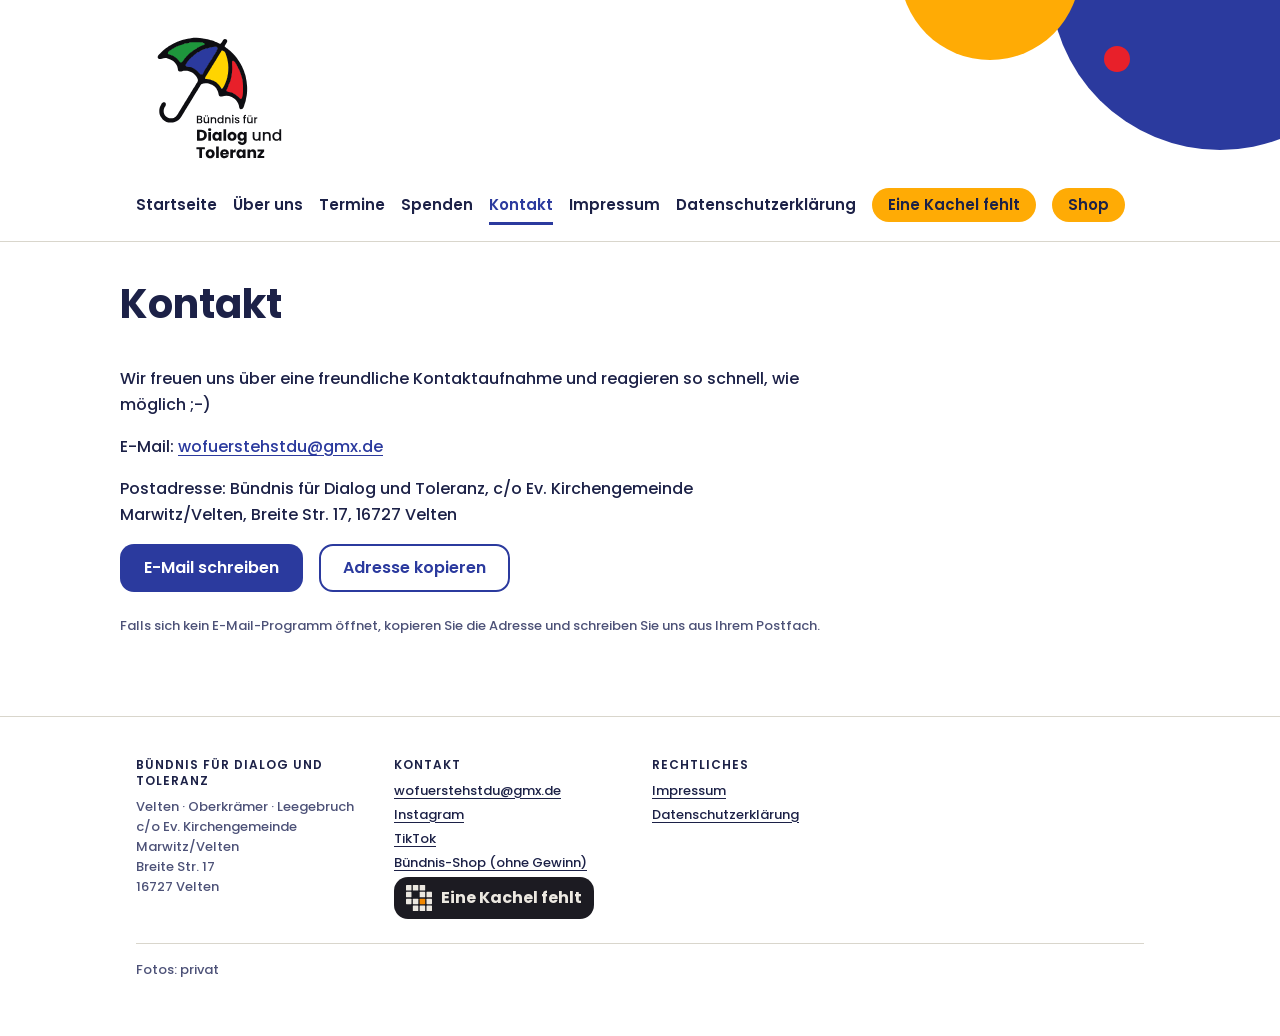
<file: kontakt.html>
<!doctype html>
<html lang="de">
<head>
<meta charset="utf-8">
<meta name="viewport" content="width=device-width,initial-scale=1,viewport-fit=cover">
<title>Kontakt - Bündnis für Dialog und Toleranz</title>
<meta name="description" content="So erreichen Sie das Bündnis für Dialog und Toleranz.">
<link rel="canonical" href="https://www.dialog-und-toleranz.de/kontakt.html">
<meta name="robots" content="index,follow,max-image-preview:large">
<meta name="theme-color" content="#ffffff">
<meta name="geo.region" content="DE-BB"><meta name="geo.placename" content="Velten">
<meta property="og:type" content="website"><meta property="og:locale" content="de_DE">
<meta property="og:site_name" content="Bündnis für Dialog und Toleranz">
<meta property="og:title" content="Kontakt - Bündnis für Dialog und Toleranz"><meta property="og:description" content="So erreichen Sie das Bündnis für Dialog und Toleranz.">
<meta property="og:url" content="https://www.dialog-und-toleranz.de/kontakt.html">
<meta property="og:image" content="https://www.dialog-und-toleranz.de/bilder/og-bild.png"><meta property="og:image:width" content="1200"><meta property="og:image:height" content="630">
<meta property="og:image:alt" content="Logo des Bündnisses für Dialog und Toleranz, ein bunter Regenschirm">
<meta name="twitter:card" content="summary_large_image">
<link rel="icon" href="logo.svg" type="image/svg+xml">
<script type="application/ld+json">{"@context": "https://schema.org", "@graph": [{"@type": ["NGO", "Organization"], "@id": "https://www.dialog-und-toleranz.de/#bdt", "name": "Bündnis für Dialog und Toleranz", "alternateName": "BDT", "url": "https://www.dialog-und-toleranz.de/", "logo": "https://www.dialog-und-toleranz.de/logo.svg", "image": "https://www.dialog-und-toleranz.de/bilder/og-bild.png", "email": "wofuerstehstdu@gmx.de", "description": "Offenes Bündnis engagierter Menschen aus Velten, Oberkrämer und Leegebruch (Landkreis Oberhavel, Brandenburg) für Demokratie, Vielfalt, Dialog und Toleranz.", "foundingDate": "2023", "address": {"@type": "PostalAddress", "streetAddress": "Breite Straße 17", "addressLocality": "Velten", "postalCode": "16727", "addressRegion": "Brandenburg", "addressCountry": "DE"}, "areaServed": [{"@type": "City", "name": "Velten"}, {"@type": "AdministrativeArea", "name": "Oberkrämer"}, {"@type": "AdministrativeArea", "name": "Leegebruch"}], "sameAs": ["https://www.instagram.com/buendnis_dialog_und_toleranz", "https://www.tiktok.com/@buendnis_dialog_toleranz", "https://bundnis-fur-dialog-und-tolera.myspreadshop.de", "https://www.einekachelfehlt.de"], "knowsAbout": ["Demokratie", "Toleranz", "Vielfalt", "Erinnerungskultur", "Dialog"]}]}</script>
<link rel="stylesheet" href="stil.css">
</head>
<body>
<a class="skip" href="#inhalt">Zum Inhalt springen</a>
<header class="top">
  <div class="domes" aria-hidden="true"><i class="d-blue"></i><i class="d-yellow"></i><i class="d-red"></i></div>
  <div class="wrap">
    <a class="brand" href="index.html"><img src="logo.svg" alt="Bündnis für Dialog und Toleranz, Startseite" width="135" height="132"></a>
    <nav aria-label="Hauptnavigation"><ul><li><a href="index.html">Startseite</a></li><li><a href="ueber-uns.html">Über uns</a></li><li><a href="termine.html">Termine</a></li><li><a href="spenden.html">Spenden</a></li><li><a href="kontakt.html" aria-current="page">Kontakt</a></li><li><a href="impressum.html">Impressum</a></li><li><a href="datenschutz.html">Datenschutzerklärung</a></li><li><a class="nav-ext" href="https://www.einekachelfehlt.de" rel="noopener">Eine Kachel fehlt</a></li><li><a class="nav-ext" href="https://bundnis-fur-dialog-und-tolera.myspreadshop.de" rel="noopener">Shop</a></li></ul></nav>
  </div>
</header>
<div class="wrap">
<main id="inhalt">

<div class="hero solo"><div><h1>Kontakt</h1></div></div>
<section>
  <div class="prose">
    <p>Wir freuen uns über eine freundliche Kontaktaufnahme und reagieren so schnell, wie möglich ;-)</p>
    <p>E-Mail: <a href="mailto:wofuerstehstdu@gmx.de">wofuerstehstdu@gmx.de</a></p>
    <p>Postadresse: Bündnis für Dialog und Toleranz, c/o Ev. Kirchengemeinde Marwitz/Velten, Breite Str. 17, 16727 Velten</p>
  </div>
  <div class="btn-row"><a class="btn" href="mailto:wofuerstehstdu@gmx.de">E-Mail schreiben</a><button class="btn alt" type="button" data-copy="wofuerstehstdu@gmx.de">Adresse kopieren</button></div>
  <p class="small" style="margin-top:var(--space-4);color:var(--ink-muted)">Falls sich kein E-Mail-Programm öffnet, kopieren Sie die Adresse und schreiben Sie uns aus Ihrem Postfach.</p>
</section>

</main>
</div>
<footer>
  <div class="wrap">
    <div>
      <span class="label">Bündnis für Dialog und Toleranz</span>
      Velten · Oberkrämer · Leegebruch<br>c/o Ev. Kirchengemeinde Marwitz/Velten<br>Breite Str. 17<br>16727 Velten
    </div>
    <div>
      <span class="label">Kontakt</span>
      <ul>
        <li><a href="mailto:wofuerstehstdu@gmx.de">wofuerstehstdu@gmx.de</a></li>
        <li><a href="https://www.instagram.com/buendnis_dialog_und_toleranz" rel="noopener">Instagram</a></li>
        <li><a href="https://www.tiktok.com/@buendnis_dialog_toleranz" rel="noopener">TikTok</a></li>
        <li><a href="https://bundnis-fur-dialog-und-tolera.myspreadshop.de" rel="noopener">Bündnis-Shop (ohne Gewinn)</a></li>
        <li><a class="kf-logo kf-small" href="https://www.einekachelfehlt.de" rel="noopener" aria-label="Eine Kachel fehlt, Projekt zur NS-Zwangsarbeit in Velten"><svg viewBox="0 0 95 95" width="38" height="38" aria-hidden="true" focusable="false"><rect x="0" y="0" width="20" height="20" rx="2" fill="#ECE8E1"/><rect x="25" y="0" width="20" height="20" rx="2" fill="#ECE8E1"/><rect x="50" y="0" width="20" height="20" rx="2" fill="#ECE8E1"/><rect x="0" y="25" width="20" height="20" rx="2" fill="#ECE8E1"/><rect x="50" y="25" width="20" height="20" rx="2" fill="#ECE8E1"/><rect x="75" y="25" width="20" height="20" rx="2" fill="#ECE8E1"/><rect x="0" y="50" width="20" height="20" rx="2" fill="#ECE8E1"/><rect x="25" y="50" width="20" height="20" rx="2" fill="#ECE8E1"/><rect x="75" y="50" width="20" height="20" rx="2" fill="#ECE8E1"/><rect x="25" y="75" width="20" height="20" rx="2" fill="#ECE8E1"/><rect x="50" y="75" width="20" height="20" rx="2" fill="#ECE8E1"/><rect x="75" y="75" width="20" height="20" rx="2" fill="#ECE8E1"/><rect x="50" y="50" width="20" height="20" rx="2" fill="#F18700"/></svg><span>Eine Kachel fehlt</span></a></li>
      </ul>
    </div>
    <div>
      <span class="label">Rechtliches</span>
      <ul><li><a href="impressum.html">Impressum</a></li><li><a href="datenschutz.html">Datenschutzerklärung</a></li></ul>
    </div>
    <p class="fine">Fotos: privat</p>
  </div>
</footer>
<script src="termine-daten.js"></script>
<script src="skript.js" defer></script>
</body>
</html>
</file>
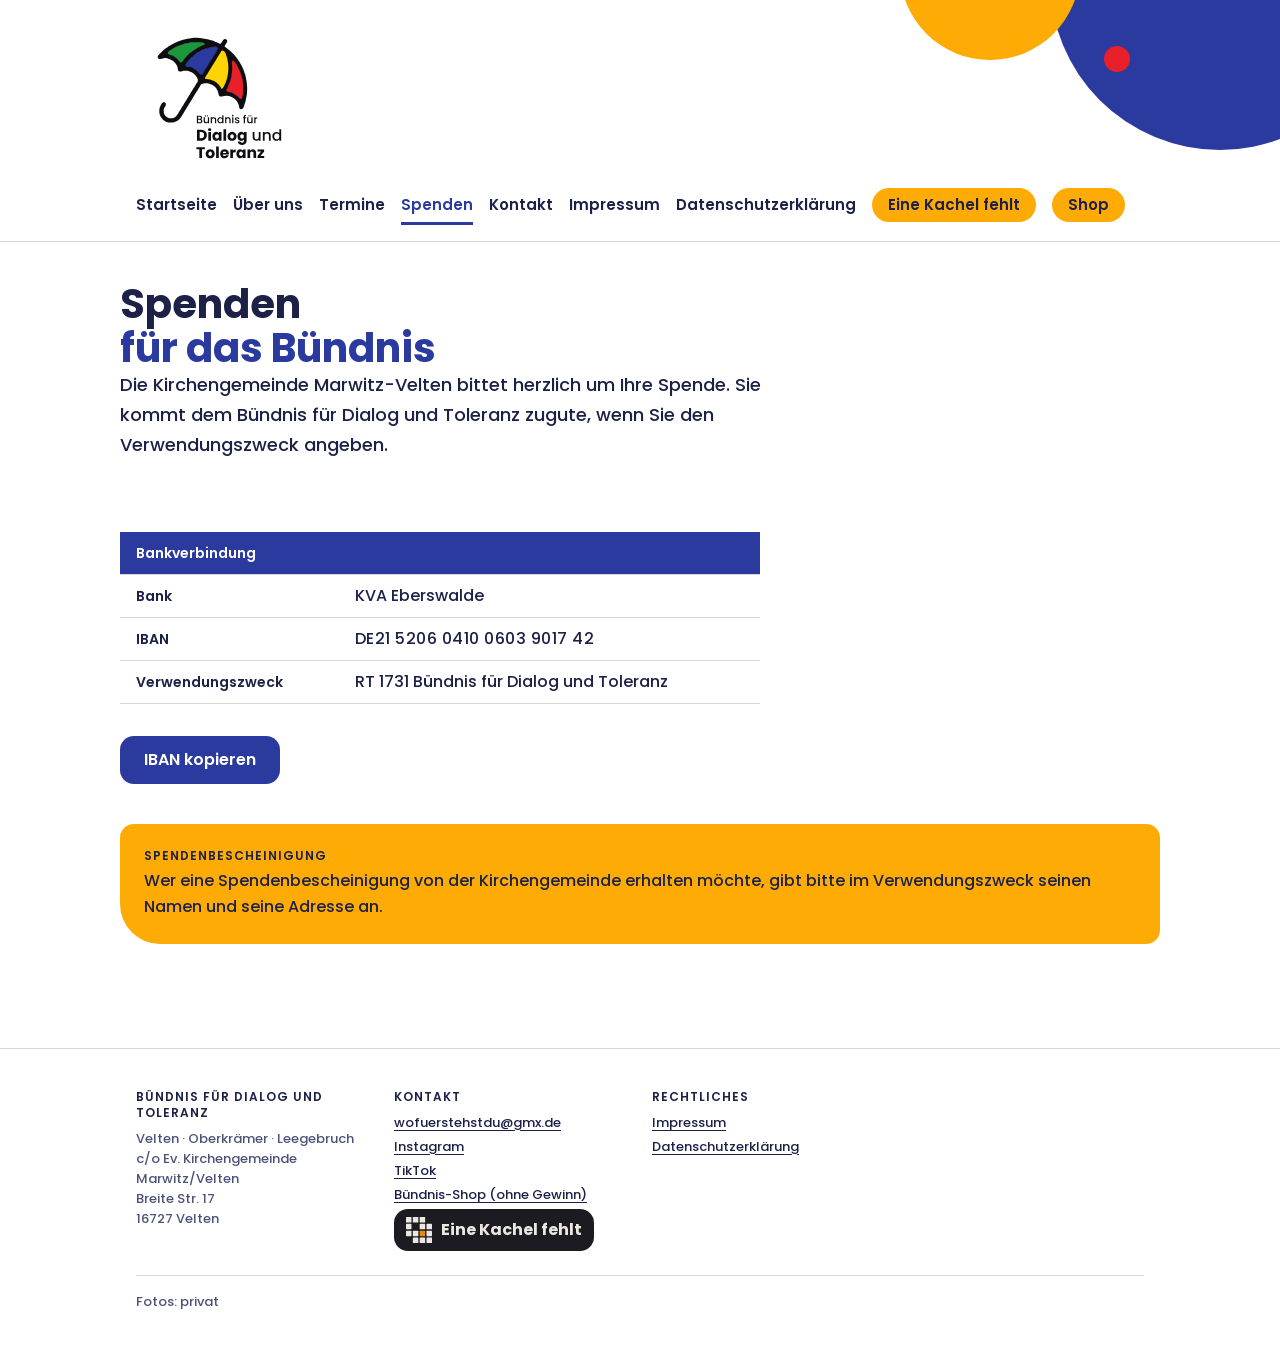
<file: spenden.html>
<!doctype html>
<html lang="de">
<head>
<meta charset="utf-8">
<meta name="viewport" content="width=device-width,initial-scale=1,viewport-fit=cover">
<title>Spenden - Bündnis für Dialog und Toleranz</title>
<meta name="description" content="Spenden für das Bündnis für Dialog und Toleranz über das Konto der Ev. Kirchengemeinde Marwitz-Velten, mit Verwendungszweck und Spendenbescheinigung.">
<link rel="canonical" href="https://www.dialog-und-toleranz.de/spenden.html">
<meta name="robots" content="index,follow,max-image-preview:large">
<meta name="theme-color" content="#ffffff">
<meta name="geo.region" content="DE-BB"><meta name="geo.placename" content="Velten">
<meta property="og:type" content="website"><meta property="og:locale" content="de_DE">
<meta property="og:site_name" content="Bündnis für Dialog und Toleranz">
<meta property="og:title" content="Spenden - Bündnis für Dialog und Toleranz"><meta property="og:description" content="Spenden für das Bündnis für Dialog und Toleranz über das Konto der Ev. Kirchengemeinde Marwitz-Velten, mit Verwendungszweck und Spendenbescheinigung.">
<meta property="og:url" content="https://www.dialog-und-toleranz.de/spenden.html">
<meta property="og:image" content="https://www.dialog-und-toleranz.de/bilder/og-bild.png"><meta property="og:image:width" content="1200"><meta property="og:image:height" content="630">
<meta property="og:image:alt" content="Logo des Bündnisses für Dialog und Toleranz, ein bunter Regenschirm">
<meta name="twitter:card" content="summary_large_image">
<link rel="icon" href="logo.svg" type="image/svg+xml">
<script type="application/ld+json">{"@context": "https://schema.org", "@graph": [{"@type": ["NGO", "Organization"], "@id": "https://www.dialog-und-toleranz.de/#bdt", "name": "Bündnis für Dialog und Toleranz", "alternateName": "BDT", "url": "https://www.dialog-und-toleranz.de/", "logo": "https://www.dialog-und-toleranz.de/logo.svg", "image": "https://www.dialog-und-toleranz.de/bilder/og-bild.png", "email": "wofuerstehstdu@gmx.de", "description": "Offenes Bündnis engagierter Menschen aus Velten, Oberkrämer und Leegebruch (Landkreis Oberhavel, Brandenburg) für Demokratie, Vielfalt, Dialog und Toleranz.", "foundingDate": "2023", "address": {"@type": "PostalAddress", "streetAddress": "Breite Straße 17", "addressLocality": "Velten", "postalCode": "16727", "addressRegion": "Brandenburg", "addressCountry": "DE"}, "areaServed": [{"@type": "City", "name": "Velten"}, {"@type": "AdministrativeArea", "name": "Oberkrämer"}, {"@type": "AdministrativeArea", "name": "Leegebruch"}], "sameAs": ["https://www.instagram.com/buendnis_dialog_und_toleranz", "https://www.tiktok.com/@buendnis_dialog_toleranz", "https://bundnis-fur-dialog-und-tolera.myspreadshop.de", "https://www.einekachelfehlt.de"], "knowsAbout": ["Demokratie", "Toleranz", "Vielfalt", "Erinnerungskultur", "Dialog"]}]}</script>
<link rel="stylesheet" href="stil.css">
</head>
<body>
<a class="skip" href="#inhalt">Zum Inhalt springen</a>
<header class="top">
  <div class="domes" aria-hidden="true"><i class="d-blue"></i><i class="d-yellow"></i><i class="d-red"></i></div>
  <div class="wrap">
    <a class="brand" href="index.html"><img src="logo.svg" alt="Bündnis für Dialog und Toleranz, Startseite" width="135" height="132"></a>
    <nav aria-label="Hauptnavigation"><ul><li><a href="index.html">Startseite</a></li><li><a href="ueber-uns.html">Über uns</a></li><li><a href="termine.html">Termine</a></li><li><a href="spenden.html" aria-current="page">Spenden</a></li><li><a href="kontakt.html">Kontakt</a></li><li><a href="impressum.html">Impressum</a></li><li><a href="datenschutz.html">Datenschutzerklärung</a></li><li><a class="nav-ext" href="https://www.einekachelfehlt.de" rel="noopener">Eine Kachel fehlt</a></li><li><a class="nav-ext" href="https://bundnis-fur-dialog-und-tolera.myspreadshop.de" rel="noopener">Shop</a></li></ul></nav>
  </div>
</header>
<div class="wrap">
<main id="inhalt">

<div class="hero solo">
  <div>
    <h1>Spenden<span class="l2">für das Bündnis</span></h1>
    <p class="lead">Die Kirchengemeinde Marwitz-Velten bittet herzlich um Ihre Spende. Sie kommt dem Bündnis für Dialog und Toleranz zugute, wenn Sie den Verwendungszweck angeben.</p>
  </div>
</div>
<section>
  <div class="tbl-scroll">
  <table>
    <thead><tr><th scope="col" colspan="2">Bankverbindung</th></tr></thead>
    <tbody>
      <tr><th scope="row" style="background:none;color:inherit">Bank</th><td>KVA Eberswalde</td></tr>
      <tr><th scope="row" style="background:none;color:inherit">IBAN</th><td class="mono" id="iban">DE21 5206 0410 0603 9017 42</td></tr>
      <tr><th scope="row" style="background:none;color:inherit">Verwendungszweck</th><td>RT 1731 Bündnis für Dialog und Toleranz</td></tr>
    </tbody>
  </table>
  </div>
  <div class="btn-row"><button class="btn" type="button" data-copy="DE21 5206 0410 0603 9017 42">IBAN kopieren</button></div>
  <div class="note"><span class="label">Spendenbescheinigung</span>Wer eine Spendenbescheinigung von der Kirchengemeinde erhalten möchte, gibt bitte im Verwendungszweck seinen Namen und seine Adresse an.</div>
</section>

</main>
</div>
<footer>
  <div class="wrap">
    <div>
      <span class="label">Bündnis für Dialog und Toleranz</span>
      Velten · Oberkrämer · Leegebruch<br>c/o Ev. Kirchengemeinde Marwitz/Velten<br>Breite Str. 17<br>16727 Velten
    </div>
    <div>
      <span class="label">Kontakt</span>
      <ul>
        <li><a href="mailto:wofuerstehstdu@gmx.de">wofuerstehstdu@gmx.de</a></li>
        <li><a href="https://www.instagram.com/buendnis_dialog_und_toleranz" rel="noopener">Instagram</a></li>
        <li><a href="https://www.tiktok.com/@buendnis_dialog_toleranz" rel="noopener">TikTok</a></li>
        <li><a href="https://bundnis-fur-dialog-und-tolera.myspreadshop.de" rel="noopener">Bündnis-Shop (ohne Gewinn)</a></li>
        <li><a class="kf-logo kf-small" href="https://www.einekachelfehlt.de" rel="noopener" aria-label="Eine Kachel fehlt, Projekt zur NS-Zwangsarbeit in Velten"><svg viewBox="0 0 95 95" width="38" height="38" aria-hidden="true" focusable="false"><rect x="0" y="0" width="20" height="20" rx="2" fill="#ECE8E1"/><rect x="25" y="0" width="20" height="20" rx="2" fill="#ECE8E1"/><rect x="50" y="0" width="20" height="20" rx="2" fill="#ECE8E1"/><rect x="0" y="25" width="20" height="20" rx="2" fill="#ECE8E1"/><rect x="50" y="25" width="20" height="20" rx="2" fill="#ECE8E1"/><rect x="75" y="25" width="20" height="20" rx="2" fill="#ECE8E1"/><rect x="0" y="50" width="20" height="20" rx="2" fill="#ECE8E1"/><rect x="25" y="50" width="20" height="20" rx="2" fill="#ECE8E1"/><rect x="75" y="50" width="20" height="20" rx="2" fill="#ECE8E1"/><rect x="25" y="75" width="20" height="20" rx="2" fill="#ECE8E1"/><rect x="50" y="75" width="20" height="20" rx="2" fill="#ECE8E1"/><rect x="75" y="75" width="20" height="20" rx="2" fill="#ECE8E1"/><rect x="50" y="50" width="20" height="20" rx="2" fill="#F18700"/></svg><span>Eine Kachel fehlt</span></a></li>
      </ul>
    </div>
    <div>
      <span class="label">Rechtliches</span>
      <ul><li><a href="impressum.html">Impressum</a></li><li><a href="datenschutz.html">Datenschutzerklärung</a></li></ul>
    </div>
    <p class="fine">Fotos: privat</p>
  </div>
</footer>
<script src="termine-daten.js"></script>
<script src="skript.js" defer></script>
</body>
</html>
</file>
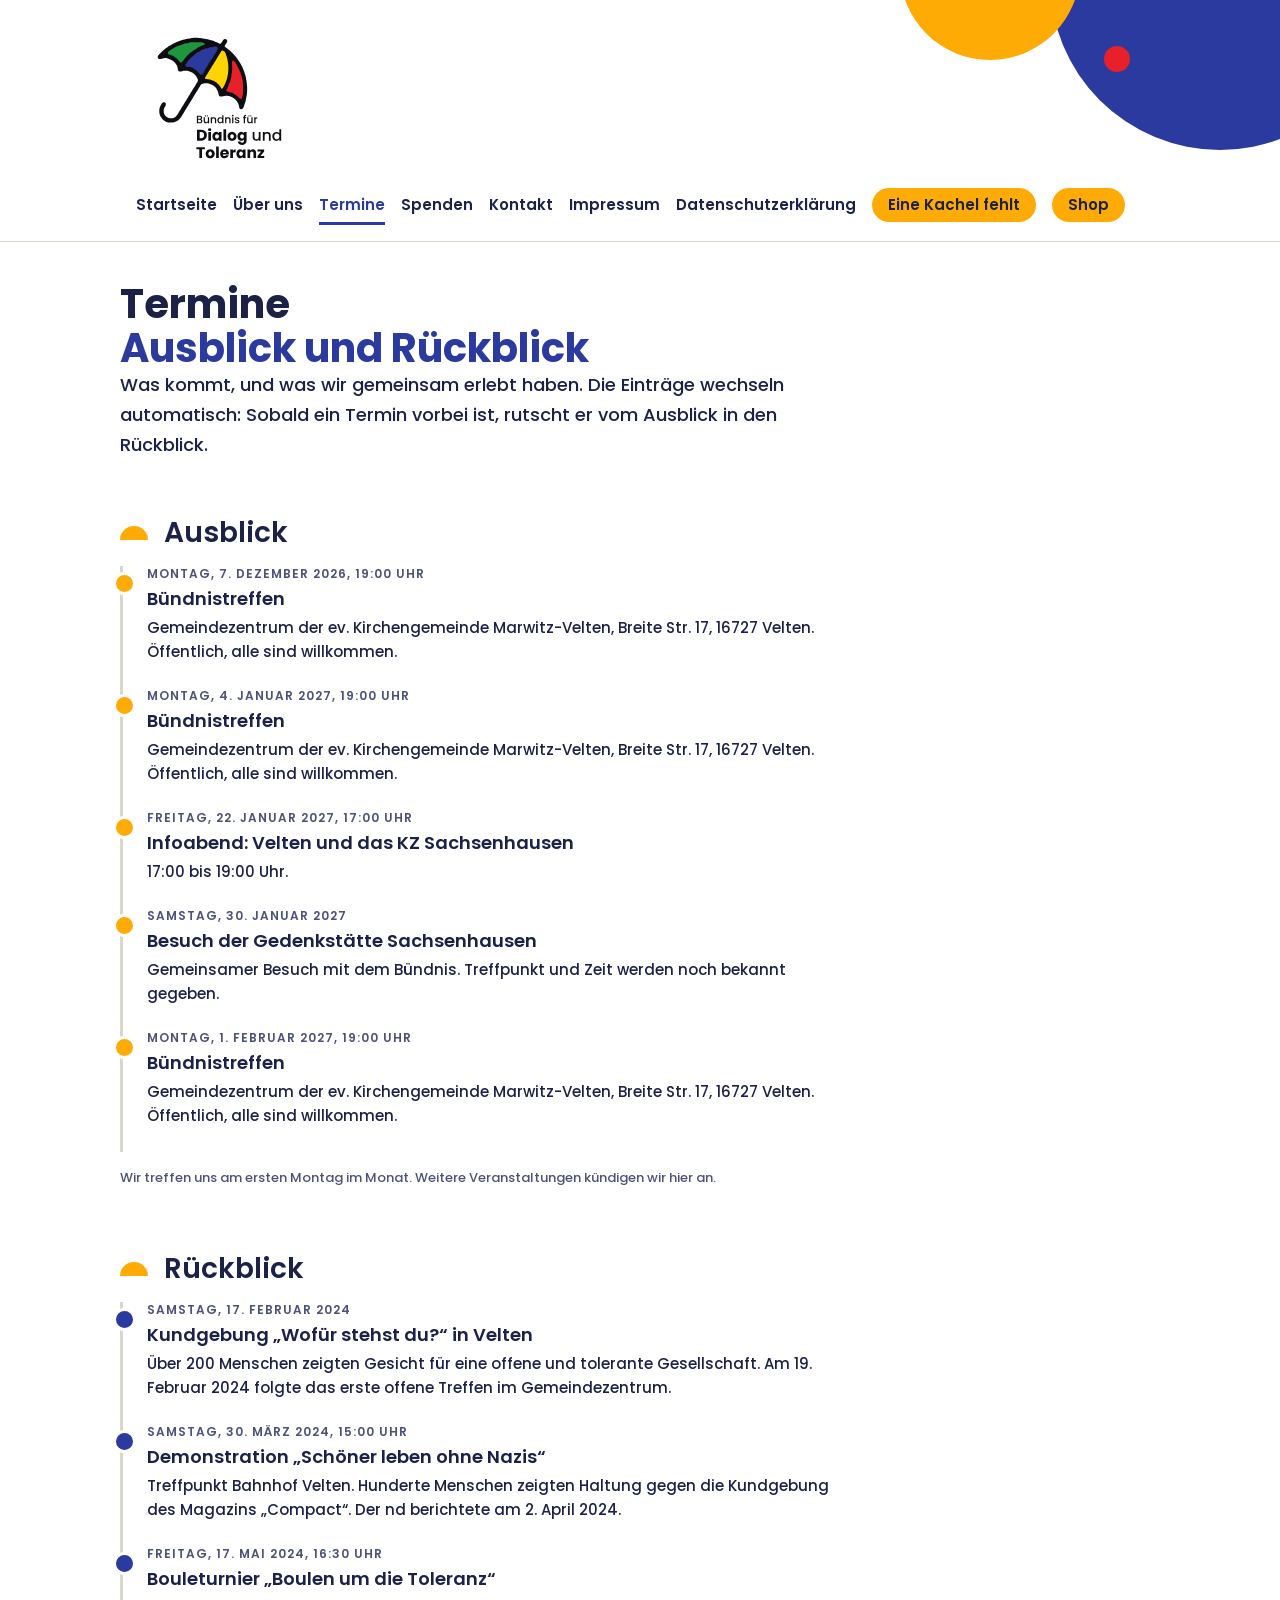
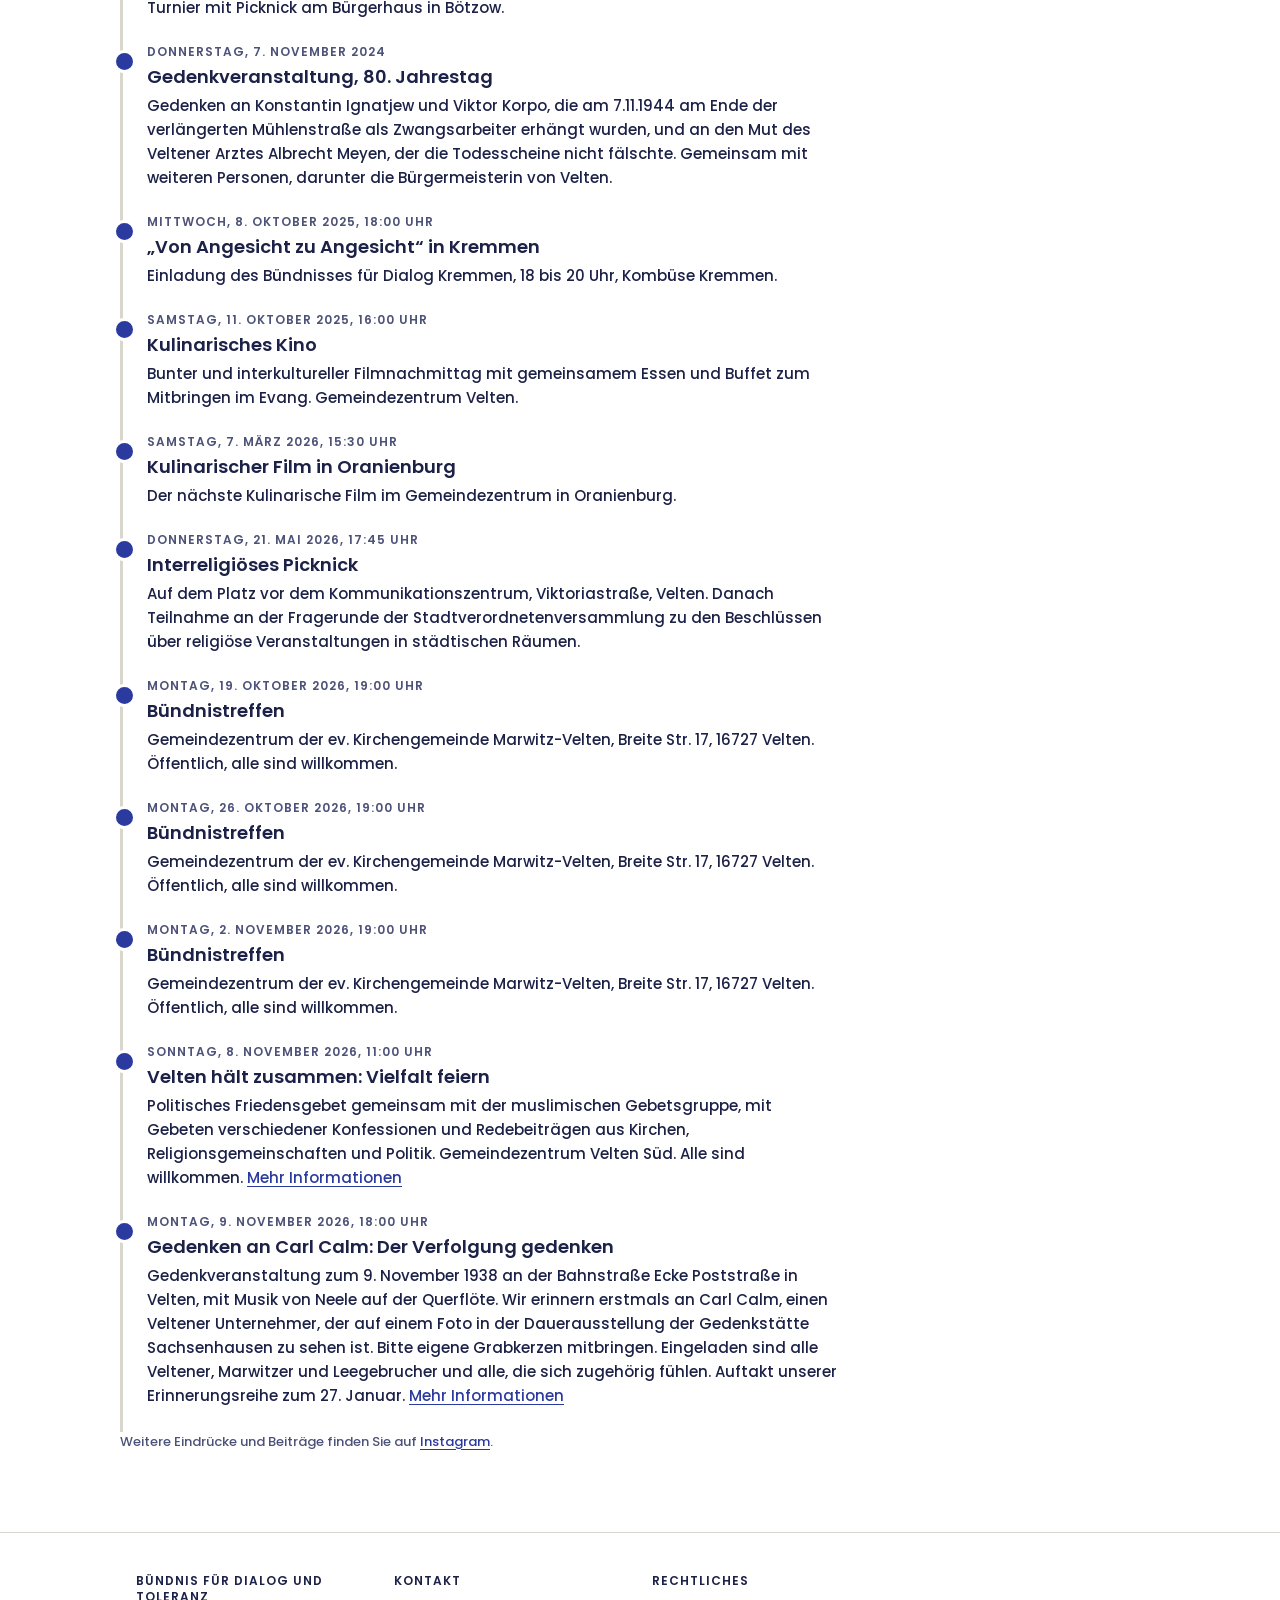
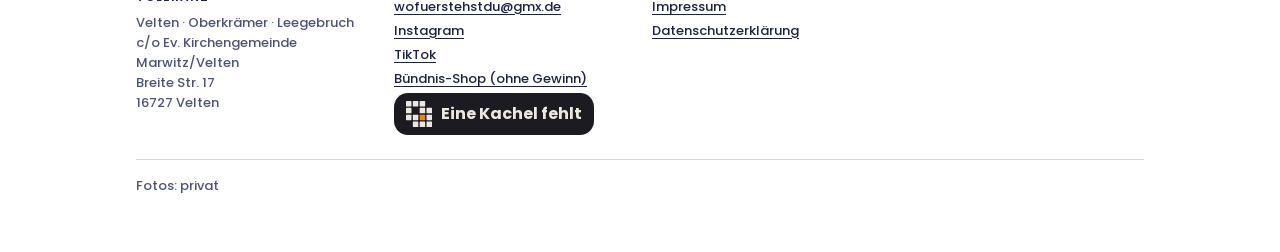
<file: termine.html>
<!doctype html>
<html lang="de">
<head>
<meta charset="utf-8">
<meta name="viewport" content="width=device-width,initial-scale=1,viewport-fit=cover">
<title>Termine - Bündnis für Dialog und Toleranz</title>
<meta name="description" content="Kommende Termine und Rückblick: Bündnistreffen in Velten, Kulinarisches Kino, Demonstrationen, Gedenkveranstaltungen und Aktionen des Bündnisses für Dialog und Toleranz.">
<link rel="canonical" href="https://www.dialog-und-toleranz.de/termine.html">
<meta name="robots" content="index,follow,max-image-preview:large">
<meta name="theme-color" content="#ffffff">
<meta name="geo.region" content="DE-BB"><meta name="geo.placename" content="Velten">
<meta property="og:type" content="website"><meta property="og:locale" content="de_DE">
<meta property="og:site_name" content="Bündnis für Dialog und Toleranz">
<meta property="og:title" content="Termine - Bündnis für Dialog und Toleranz"><meta property="og:description" content="Kommende Termine und Rückblick: Bündnistreffen in Velten, Kulinarisches Kino, Demonstrationen, Gedenkveranstaltungen und Aktionen des Bündnisses für Dialog und Toleranz.">
<meta property="og:url" content="https://www.dialog-und-toleranz.de/termine.html">
<meta property="og:image" content="https://www.dialog-und-toleranz.de/bilder/og-bild.png"><meta property="og:image:width" content="1200"><meta property="og:image:height" content="630">
<meta property="og:image:alt" content="Logo des Bündnisses für Dialog und Toleranz, ein bunter Regenschirm">
<meta name="twitter:card" content="summary_large_image">
<link rel="icon" href="logo.svg" type="image/svg+xml">
<script type="application/ld+json">{"@context": "https://schema.org", "@graph": [{"@type": ["NGO", "Organization"], "@id": "https://www.dialog-und-toleranz.de/#bdt", "name": "Bündnis für Dialog und Toleranz", "alternateName": "BDT", "url": "https://www.dialog-und-toleranz.de/", "logo": "https://www.dialog-und-toleranz.de/logo.svg", "image": "https://www.dialog-und-toleranz.de/bilder/og-bild.png", "email": "wofuerstehstdu@gmx.de", "description": "Offenes Bündnis engagierter Menschen aus Velten, Oberkrämer und Leegebruch (Landkreis Oberhavel, Brandenburg) für Demokratie, Vielfalt, Dialog und Toleranz.", "foundingDate": "2023", "address": {"@type": "PostalAddress", "streetAddress": "Breite Straße 17", "addressLocality": "Velten", "postalCode": "16727", "addressRegion": "Brandenburg", "addressCountry": "DE"}, "areaServed": [{"@type": "City", "name": "Velten"}, {"@type": "AdministrativeArea", "name": "Oberkrämer"}, {"@type": "AdministrativeArea", "name": "Leegebruch"}], "sameAs": ["https://www.instagram.com/buendnis_dialog_und_toleranz", "https://www.tiktok.com/@buendnis_dialog_toleranz", "https://bundnis-fur-dialog-und-tolera.myspreadshop.de", "https://www.einekachelfehlt.de"], "knowsAbout": ["Demokratie", "Toleranz", "Vielfalt", "Erinnerungskultur", "Dialog"]}]}</script>
<link rel="stylesheet" href="stil.css">
</head>
<body>
<a class="skip" href="#inhalt">Zum Inhalt springen</a>
<header class="top">
  <div class="domes" aria-hidden="true"><i class="d-blue"></i><i class="d-yellow"></i><i class="d-red"></i></div>
  <div class="wrap">
    <a class="brand" href="index.html"><img src="logo.svg" alt="Bündnis für Dialog und Toleranz, Startseite" width="135" height="132"></a>
    <nav aria-label="Hauptnavigation"><ul><li><a href="index.html">Startseite</a></li><li><a href="ueber-uns.html">Über uns</a></li><li><a href="termine.html" aria-current="page">Termine</a></li><li><a href="spenden.html">Spenden</a></li><li><a href="kontakt.html">Kontakt</a></li><li><a href="impressum.html">Impressum</a></li><li><a href="datenschutz.html">Datenschutzerklärung</a></li><li><a class="nav-ext" href="https://www.einekachelfehlt.de" rel="noopener">Eine Kachel fehlt</a></li><li><a class="nav-ext" href="https://bundnis-fur-dialog-und-tolera.myspreadshop.de" rel="noopener">Shop</a></li></ul></nav>
  </div>
</header>
<div class="wrap">
<main id="inhalt">

<div class="hero solo"><div><h1>Termine<span class="l2">Ausblick und Rückblick</span></h1>
<p class="lead">Was kommt, und was wir gemeinsam erlebt haben. Die Einträge wechseln automatisch: Sobald ein Termin vorbei ist, rutscht er vom Ausblick in den Rückblick.</p></div></div>
<section><div class="sec-h"><h2>Ausblick</h2></div>
<ol class="tl next" id="tl-zukunft"><li><time datetime="2026-10-19">Montag, 19. Oktober 2026, 19:00 Uhr</time><h3>Bündnistreffen</h3><p>Gemeindezentrum der ev. Kirchengemeinde Marwitz-Velten, Breite Str. 17, 16727 Velten. Öffentlich, alle sind willkommen.</p></li><li><time datetime="2026-10-26">Montag, 26. Oktober 2026, 19:00 Uhr</time><h3>Bündnistreffen</h3><p>Gemeindezentrum der ev. Kirchengemeinde Marwitz-Velten, Breite Str. 17, 16727 Velten. Öffentlich, alle sind willkommen.</p></li><li><time datetime="2026-11-02">Montag, 2. November 2026, 19:00 Uhr</time><h3>Bündnistreffen</h3><p>Gemeindezentrum der ev. Kirchengemeinde Marwitz-Velten, Breite Str. 17, 16727 Velten. Öffentlich, alle sind willkommen.</p></li><li><time datetime="2026-11-08">Sonntag, 8. November 2026, 11:00 Uhr</time><h3>Velten hält zusammen: Vielfalt feiern</h3><p>Politisches Friedensgebet gemeinsam mit der muslimischen Gebetsgruppe, mit Gebeten verschiedener Konfessionen und Redebeiträgen aus Kirchen, Religionsgemeinschaften und Politik. Gemeindezentrum Velten Süd. Alle sind willkommen. <a href="velten-haelt-zusammen.html">Mehr Informationen</a></p></li><li><time datetime="2026-11-09">Montag, 9. November 2026, 18:00 Uhr</time><h3>Gedenken an Carl Calm: Der Verfolgung gedenken</h3><p>Gedenkveranstaltung zum 9. November 1938 an der Bahnstraße Ecke Poststraße in Velten, mit Musik von Neele auf der Querflöte. Wir erinnern erstmals an Carl Calm, einen Veltener Unternehmer, der auf einem Foto in der Dauerausstellung der Gedenkstätte Sachsenhausen zu sehen ist. Bitte eigene Grabkerzen mitbringen. Eingeladen sind alle Veltener, Marwitzer und Leegebrucher und alle, die sich zugehörig fühlen. Auftakt unserer Erinnerungsreihe zum 27. Januar. <a href="velten-haelt-zusammen.html">Mehr Informationen</a></p></li><li><time datetime="2026-12-07">Montag, 7. Dezember 2026, 19:00 Uhr</time><h3>Bündnistreffen</h3><p>Gemeindezentrum der ev. Kirchengemeinde Marwitz-Velten, Breite Str. 17, 16727 Velten. Öffentlich, alle sind willkommen.</p></li><li><time datetime="2027-01-04">Montag, 4. Januar 2027, 19:00 Uhr</time><h3>Bündnistreffen</h3><p>Gemeindezentrum der ev. Kirchengemeinde Marwitz-Velten, Breite Str. 17, 16727 Velten. Öffentlich, alle sind willkommen.</p></li><li><time datetime="2027-01-22">Freitag, 22. Januar 2027, 17:00 Uhr</time><h3>Infoabend: Velten und das KZ Sachsenhausen</h3><p>17:00 bis 19:00 Uhr.</p></li><li><time datetime="2027-01-30">Samstag, 30. Januar 2027</time><h3>Besuch der Gedenkstätte Sachsenhausen</h3><p>Gemeinsamer Besuch mit dem Bündnis. Treffpunkt und Zeit werden noch bekannt gegeben.</p></li></ol>
<p class="small" id="tl-hinweis" style="margin-top:var(--space-3);color:var(--ink-muted)">Wir treffen uns am ersten Montag im Monat. Weitere Veranstaltungen kündigen wir hier an.</p></section>
<section><div class="sec-h"><h2>Rückblick</h2></div>
<ol class="tl" id="tl-vergangen"><li><time datetime="2024-02-17">Samstag, 17. Februar 2024</time><h3>Kundgebung „Wofür stehst du?“ in Velten</h3><p>Über 200 Menschen zeigten Gesicht für eine offene und tolerante Gesellschaft. Am 19. Februar 2024 folgte das erste offene Treffen im Gemeindezentrum.</p></li><li><time datetime="2024-03-30">Samstag, 30. März 2024, 15:00 Uhr</time><h3>Demonstration „Schöner leben ohne Nazis“</h3><p>Treffpunkt Bahnhof Velten. Hunderte Menschen zeigten Haltung gegen die Kundgebung des Magazins „Compact“. Der nd berichtete am 2. April 2024.</p></li><li><time datetime="2024-05-17">Freitag, 17. Mai 2024, 16:30 Uhr</time><h3>Bouleturnier „Boulen um die Toleranz“</h3><p>Turnier mit Picknick am Bürgerhaus in Bötzow.</p></li><li><time datetime="2024-11-07">Donnerstag, 7. November 2024</time><h3>Gedenkveranstaltung, 80. Jahrestag</h3><p>Gedenken an Konstantin Ignatjew und Viktor Korpo, die am 7.11.1944 am Ende der verlängerten Mühlenstraße als Zwangsarbeiter erhängt wurden, und an den Mut des Veltener Arztes Albrecht Meyen, der die Todesscheine nicht fälschte. Gemeinsam mit weiteren Personen, darunter die Bürgermeisterin von Velten.</p></li><li><time datetime="2025-10-08">Mittwoch, 8. Oktober 2025, 18:00 Uhr</time><h3>„Von Angesicht zu Angesicht“ in Kremmen</h3><p>Einladung des Bündnisses für Dialog Kremmen, 18 bis 20 Uhr, Kombüse Kremmen.</p></li><li><time datetime="2025-10-11">Samstag, 11. Oktober 2025, 16:00 Uhr</time><h3>Kulinarisches Kino</h3><p>Bunter und interkultureller Filmnachmittag mit gemeinsamem Essen und Buffet zum Mitbringen im Evang. Gemeindezentrum Velten.</p></li><li><time datetime="2026-03-07">Samstag, 7. März 2026, 15:30 Uhr</time><h3>Kulinarischer Film in Oranienburg</h3><p>Der nächste Kulinarische Film im Gemeindezentrum in Oranienburg.</p></li><li><time datetime="2026-05-21">Donnerstag, 21. Mai 2026, 17:45 Uhr</time><h3>Interreligiöses Picknick</h3><p>Auf dem Platz vor dem Kommunikationszentrum, Viktoriastraße, Velten. Danach Teilnahme an der Fragerunde der Stadtverordnetenversammlung zu den Beschlüssen über religiöse Veranstaltungen in städtischen Räumen.</p></li></ol>
<p class="small" style="color:var(--ink-muted)">Weitere Eindrücke und Beiträge finden Sie auf <a href="https://www.instagram.com/buendnis_dialog_und_toleranz" rel="noopener">Instagram</a>.</p></section>

</main>
</div>
<footer>
  <div class="wrap">
    <div>
      <span class="label">Bündnis für Dialog und Toleranz</span>
      Velten · Oberkrämer · Leegebruch<br>c/o Ev. Kirchengemeinde Marwitz/Velten<br>Breite Str. 17<br>16727 Velten
    </div>
    <div>
      <span class="label">Kontakt</span>
      <ul>
        <li><a href="mailto:wofuerstehstdu@gmx.de">wofuerstehstdu@gmx.de</a></li>
        <li><a href="https://www.instagram.com/buendnis_dialog_und_toleranz" rel="noopener">Instagram</a></li>
        <li><a href="https://www.tiktok.com/@buendnis_dialog_toleranz" rel="noopener">TikTok</a></li>
        <li><a href="https://bundnis-fur-dialog-und-tolera.myspreadshop.de" rel="noopener">Bündnis-Shop (ohne Gewinn)</a></li>
        <li><a class="kf-logo kf-small" href="https://www.einekachelfehlt.de" rel="noopener" aria-label="Eine Kachel fehlt, Projekt zur NS-Zwangsarbeit in Velten"><svg viewBox="0 0 95 95" width="38" height="38" aria-hidden="true" focusable="false"><rect x="0" y="0" width="20" height="20" rx="2" fill="#ECE8E1"/><rect x="25" y="0" width="20" height="20" rx="2" fill="#ECE8E1"/><rect x="50" y="0" width="20" height="20" rx="2" fill="#ECE8E1"/><rect x="0" y="25" width="20" height="20" rx="2" fill="#ECE8E1"/><rect x="50" y="25" width="20" height="20" rx="2" fill="#ECE8E1"/><rect x="75" y="25" width="20" height="20" rx="2" fill="#ECE8E1"/><rect x="0" y="50" width="20" height="20" rx="2" fill="#ECE8E1"/><rect x="25" y="50" width="20" height="20" rx="2" fill="#ECE8E1"/><rect x="75" y="50" width="20" height="20" rx="2" fill="#ECE8E1"/><rect x="25" y="75" width="20" height="20" rx="2" fill="#ECE8E1"/><rect x="50" y="75" width="20" height="20" rx="2" fill="#ECE8E1"/><rect x="75" y="75" width="20" height="20" rx="2" fill="#ECE8E1"/><rect x="50" y="50" width="20" height="20" rx="2" fill="#F18700"/></svg><span>Eine Kachel fehlt</span></a></li>
      </ul>
    </div>
    <div>
      <span class="label">Rechtliches</span>
      <ul><li><a href="impressum.html">Impressum</a></li><li><a href="datenschutz.html">Datenschutzerklärung</a></li></ul>
    </div>
    <p class="fine">Fotos: privat</p>
  </div>
</footer>
<script src="termine-daten.js"></script>
<script src="skript.js" defer></script>
</body>
</html>
</file>
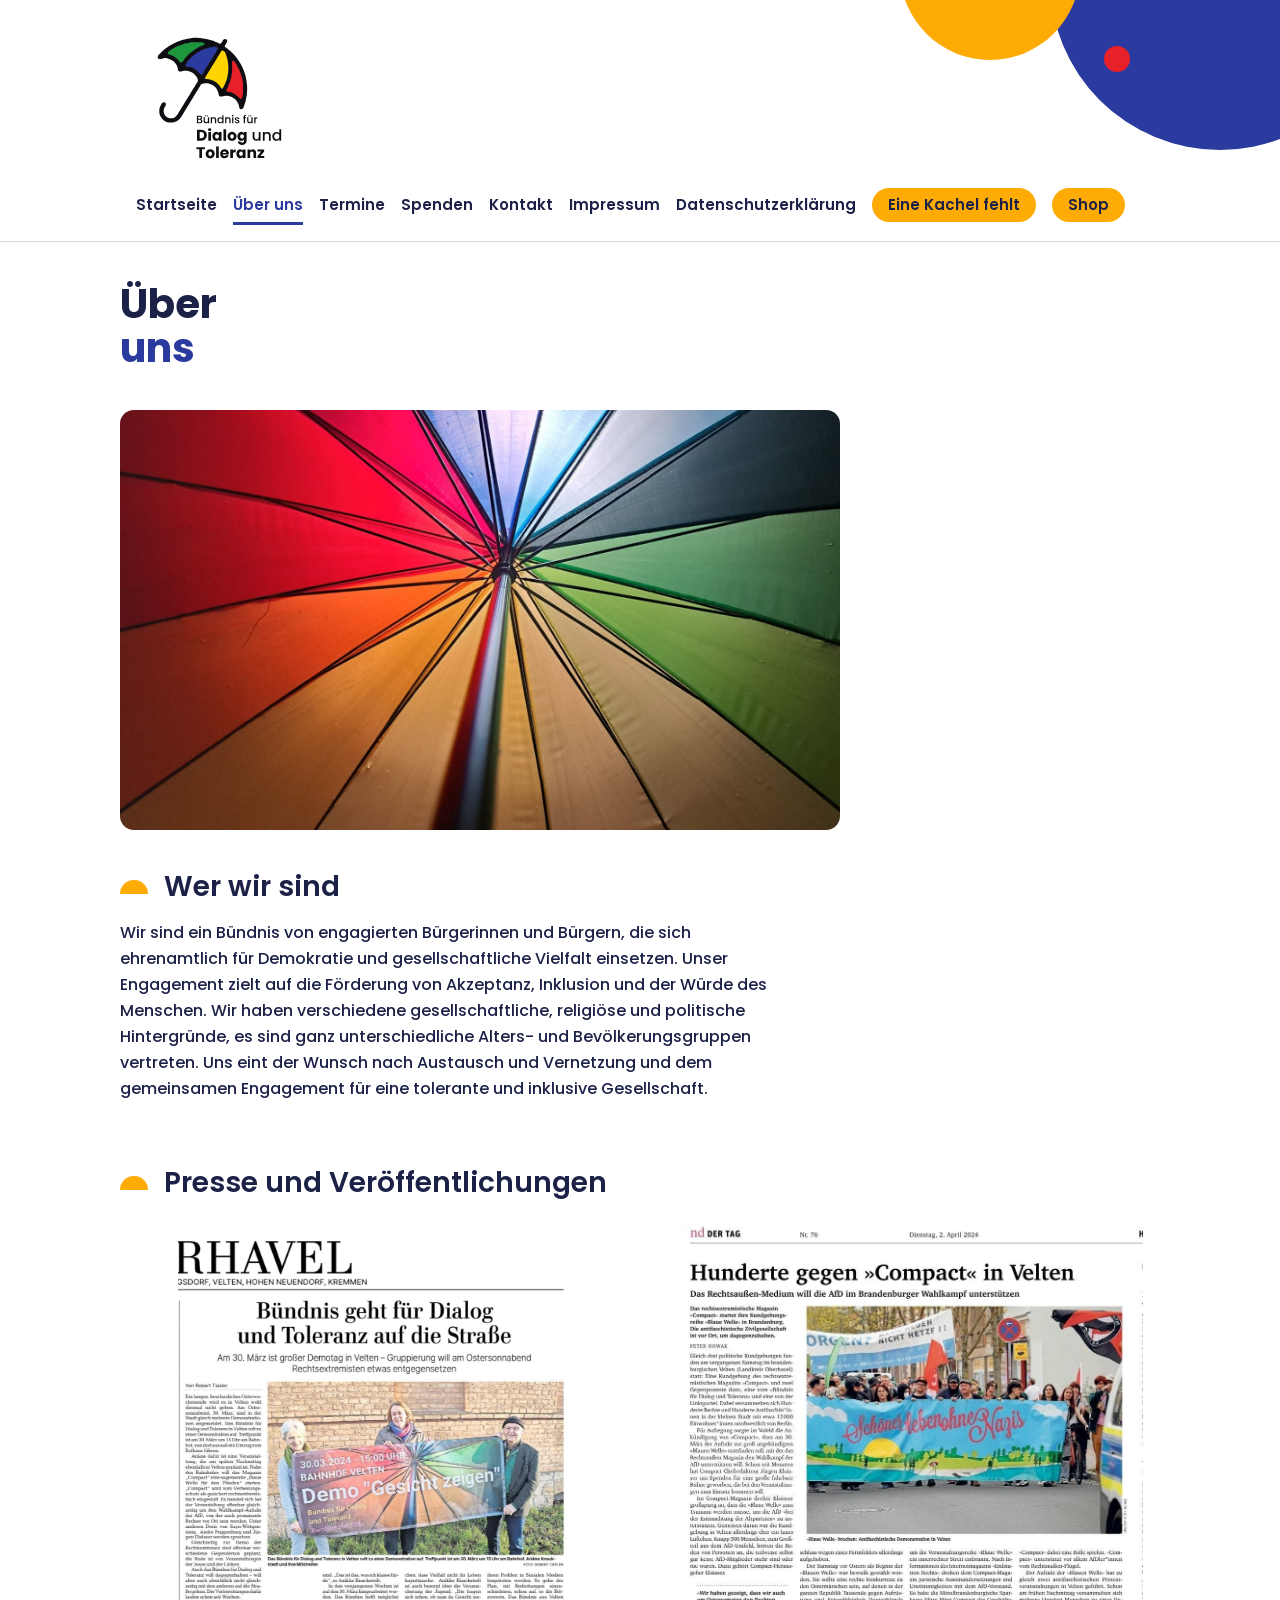
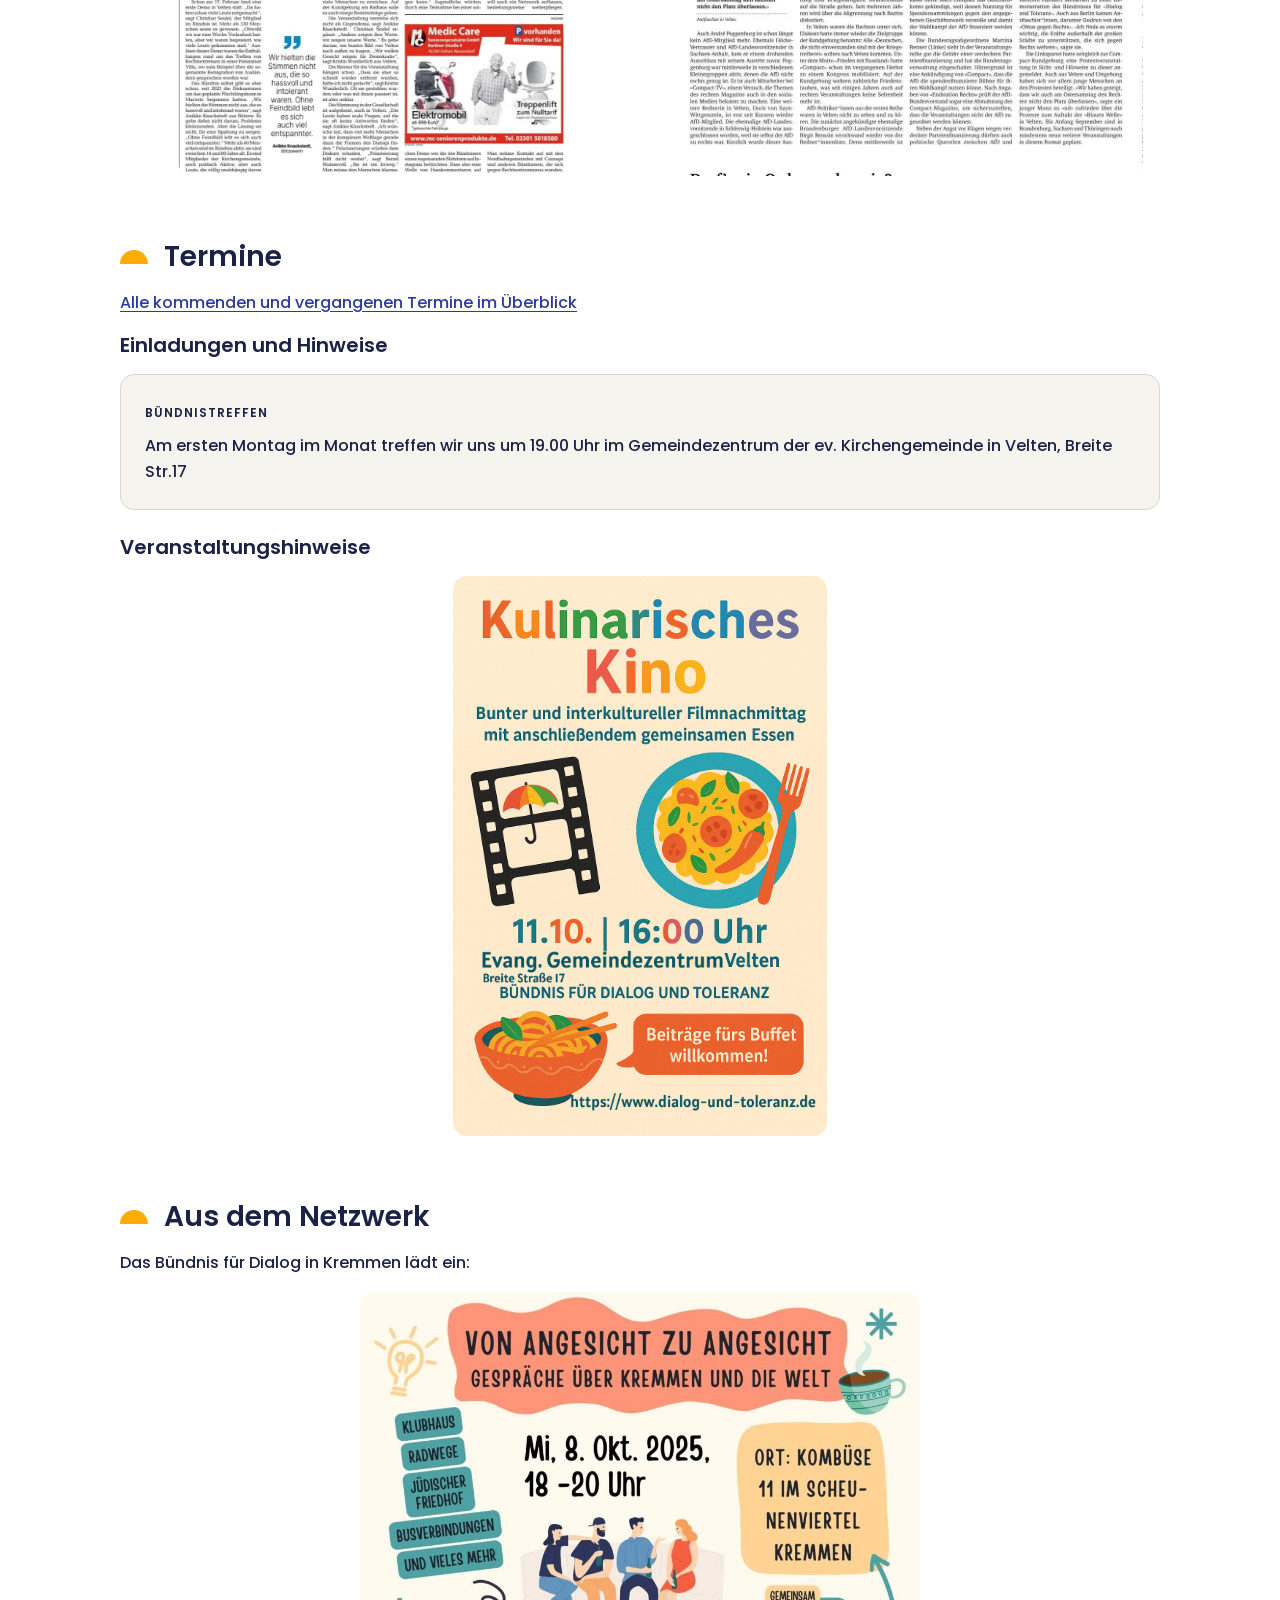
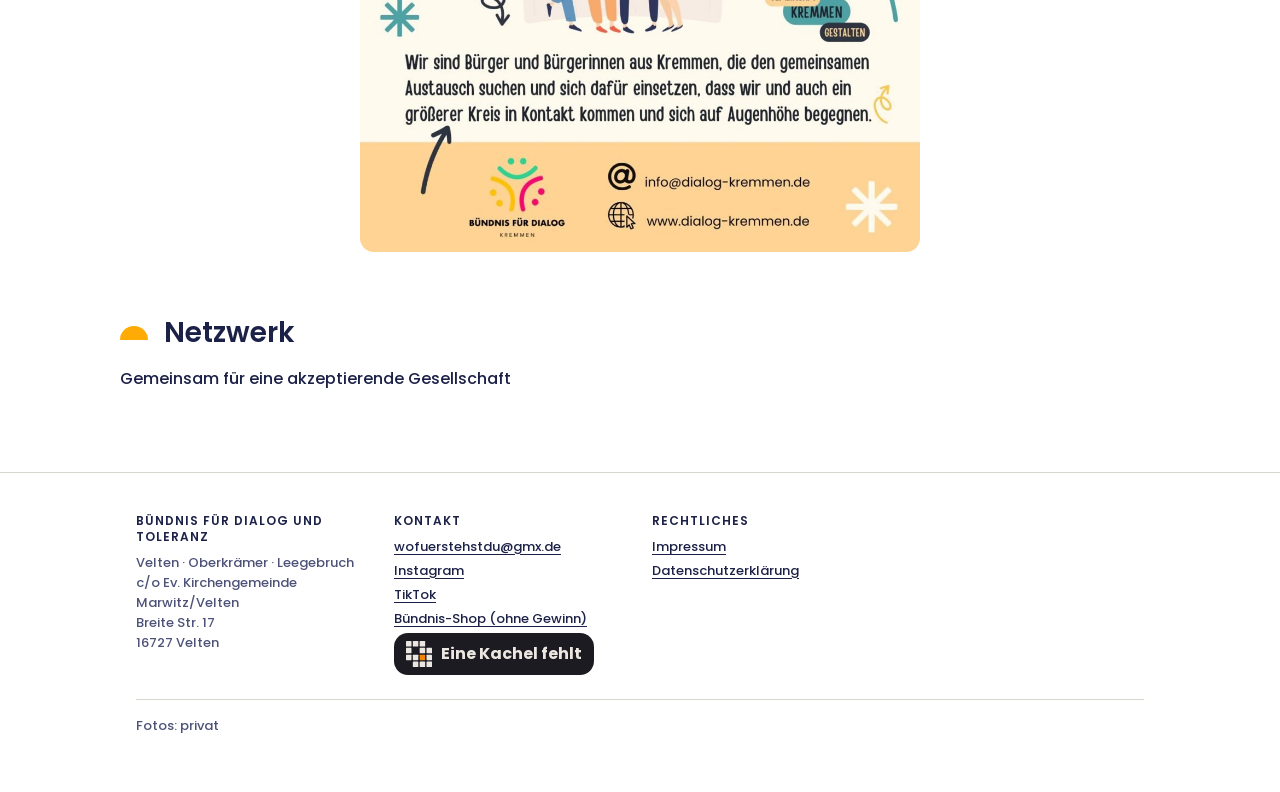
<file: ueber-uns.html>
<!doctype html>
<html lang="de">
<head>
<meta charset="utf-8">
<meta name="viewport" content="width=device-width,initial-scale=1,viewport-fit=cover">
<title>Über uns - Bündnis für Dialog und Toleranz</title>
<meta name="description" content="Wer wir sind: ehrenamtliche Bürgerinnen und Bürger aus Velten, Oberkrämer und Leegebruch. Presse, Bündnistreffen am ersten Montag im Monat und Netzwerk.">
<link rel="canonical" href="https://www.dialog-und-toleranz.de/ueber-uns.html">
<meta name="robots" content="index,follow,max-image-preview:large">
<meta name="theme-color" content="#ffffff">
<meta name="geo.region" content="DE-BB"><meta name="geo.placename" content="Velten">
<meta property="og:type" content="website"><meta property="og:locale" content="de_DE">
<meta property="og:site_name" content="Bündnis für Dialog und Toleranz">
<meta property="og:title" content="Über uns - Bündnis für Dialog und Toleranz"><meta property="og:description" content="Wer wir sind: ehrenamtliche Bürgerinnen und Bürger aus Velten, Oberkrämer und Leegebruch. Presse, Bündnistreffen am ersten Montag im Monat und Netzwerk.">
<meta property="og:url" content="https://www.dialog-und-toleranz.de/ueber-uns.html">
<meta property="og:image" content="https://www.dialog-und-toleranz.de/bilder/og-bild.png"><meta property="og:image:width" content="1200"><meta property="og:image:height" content="630">
<meta property="og:image:alt" content="Logo des Bündnisses für Dialog und Toleranz, ein bunter Regenschirm">
<meta name="twitter:card" content="summary_large_image">
<link rel="icon" href="logo.svg" type="image/svg+xml">
<script type="application/ld+json">{"@context": "https://schema.org", "@graph": [{"@type": ["NGO", "Organization"], "@id": "https://www.dialog-und-toleranz.de/#bdt", "name": "Bündnis für Dialog und Toleranz", "alternateName": "BDT", "url": "https://www.dialog-und-toleranz.de/", "logo": "https://www.dialog-und-toleranz.de/logo.svg", "image": "https://www.dialog-und-toleranz.de/bilder/og-bild.png", "email": "wofuerstehstdu@gmx.de", "description": "Offenes Bündnis engagierter Menschen aus Velten, Oberkrämer und Leegebruch (Landkreis Oberhavel, Brandenburg) für Demokratie, Vielfalt, Dialog und Toleranz.", "foundingDate": "2023", "address": {"@type": "PostalAddress", "streetAddress": "Breite Straße 17", "addressLocality": "Velten", "postalCode": "16727", "addressRegion": "Brandenburg", "addressCountry": "DE"}, "areaServed": [{"@type": "City", "name": "Velten"}, {"@type": "AdministrativeArea", "name": "Oberkrämer"}, {"@type": "AdministrativeArea", "name": "Leegebruch"}], "sameAs": ["https://www.instagram.com/buendnis_dialog_und_toleranz", "https://www.tiktok.com/@buendnis_dialog_toleranz", "https://bundnis-fur-dialog-und-tolera.myspreadshop.de", "https://www.einekachelfehlt.de"], "knowsAbout": ["Demokratie", "Toleranz", "Vielfalt", "Erinnerungskultur", "Dialog"]}]}</script>
<link rel="stylesheet" href="stil.css">
</head>
<body>
<a class="skip" href="#inhalt">Zum Inhalt springen</a>
<header class="top">
  <div class="domes" aria-hidden="true"><i class="d-blue"></i><i class="d-yellow"></i><i class="d-red"></i></div>
  <div class="wrap">
    <a class="brand" href="index.html"><img src="logo.svg" alt="Bündnis für Dialog und Toleranz, Startseite" width="135" height="132"></a>
    <nav aria-label="Hauptnavigation"><ul><li><a href="index.html">Startseite</a></li><li><a href="ueber-uns.html" aria-current="page">Über uns</a></li><li><a href="termine.html">Termine</a></li><li><a href="spenden.html">Spenden</a></li><li><a href="kontakt.html">Kontakt</a></li><li><a href="impressum.html">Impressum</a></li><li><a href="datenschutz.html">Datenschutzerklärung</a></li><li><a class="nav-ext" href="https://www.einekachelfehlt.de" rel="noopener">Eine Kachel fehlt</a></li><li><a class="nav-ext" href="https://bundnis-fur-dialog-und-tolera.myspreadshop.de" rel="noopener">Shop</a></li></ul></nav>
  </div>
</header>
<div class="wrap">
<main id="inhalt">

<div class="hero solo">
  <div>
    <h1>Über<span class="l2">uns</span></h1>
  </div>
</div>
<figure style="margin-bottom:var(--space-5);max-width:720px"><img src="bilder/schirm-regenbogen.jpg" alt="Regenbogenschirm von unten" width="700" height="700" style="max-height:420px"></figure>

<section><div class="sec-h"><h2>Wer wir sind</h2></div>
<div class="prose"><p>Wir sind ein Bündnis von engagierten Bürgerinnen und Bürgern, die sich ehrenamtlich für Demokratie und gesellschaftliche Vielfalt einsetzen. Unser Engagement zielt auf die Förderung von Akzeptanz, Inklusion und der Würde des Menschen. Wir haben verschiedene gesellschaftliche, religiöse und politische Hintergründe, es sind ganz unterschiedliche Alters- und Bevölkerungsgruppen vertreten. Uns eint der Wunsch nach Austausch und Vernetzung und dem gemeinsamen Engagement für eine tolerante und inklusive Gesellschaft.</p></div></section>

<section><div class="sec-h"><h2>Presse und Veröffentlichungen</h2></div><div class="gallery"><figure class="poster"><img src="bilder/presse-havel.jpg" alt="Zeitungsartikel: Bündnis geht für Dialog und Toleranz auf die Straße" width="1000" height="1431" loading="lazy" decoding="async"></figure><figure class="poster"><img src="bilder/presse-nd.jpg" alt="Zeitungsartikel in nd: Hunderte gegen »Compact« in Velten" width="984" height="1161" loading="lazy" decoding="async"></figure></div></section>

<section><div class="sec-h"><h2>Termine</h2></div>
<p><a href="termine.html">Alle kommenden und vergangenen Termine im Überblick</a></p>
<h3 style="margin-bottom:var(--space-3)">Einladungen und Hinweise</h3>
<div class="card" style="margin-bottom:var(--space-4)">
<span class="label">Bündnistreffen</span>
<p style="margin:var(--space-2) 0 0">Am ersten Montag im Monat treffen wir uns um 19.00 Uhr im Gemeindezentrum der ev. Kirchengemeinde in Velten, Breite Str.17</p>
</div>
<h3 style="margin-bottom:var(--space-3)">Veranstaltungshinweise</h3>
<div class="gallery"><figure class="poster"><img src="bilder/kulinarisches-kino.jpg" alt="Plakat Kulinarisches Kino, 11.10., 16:00 Uhr, Evang. Gemeindezentrum Velten, Breite Straße 17" width="1024" height="1536" loading="lazy" decoding="async"></figure></div></section>

<section><div class="sec-h"><h2>Aus dem Netzwerk</h2></div>
<p>Das Bündnis für Dialog in Kremmen lädt ein:</p>
<div class="gallery"><figure class="poster"><img src="bilder/kremmen-einladung.jpg" alt="Einladung des Bündnisses für Dialog Kremmen: Von Angesicht zu Angesicht, Gespräche über Kremmen und die Welt, Mi, 8. Okt. 2025, 18 bis 20 Uhr, Kombüse, 11 im Scheunenviertel Kremmen" width="1024" height="1024" loading="lazy" decoding="async"></figure></div></section>

<section><div class="sec-h"><h2>Netzwerk</h2></div><div class="prose"><p>Gemeinsam für eine akzeptierende Gesellschaft</p></div></section>

</main>
</div>
<footer>
  <div class="wrap">
    <div>
      <span class="label">Bündnis für Dialog und Toleranz</span>
      Velten · Oberkrämer · Leegebruch<br>c/o Ev. Kirchengemeinde Marwitz/Velten<br>Breite Str. 17<br>16727 Velten
    </div>
    <div>
      <span class="label">Kontakt</span>
      <ul>
        <li><a href="mailto:wofuerstehstdu@gmx.de">wofuerstehstdu@gmx.de</a></li>
        <li><a href="https://www.instagram.com/buendnis_dialog_und_toleranz" rel="noopener">Instagram</a></li>
        <li><a href="https://www.tiktok.com/@buendnis_dialog_toleranz" rel="noopener">TikTok</a></li>
        <li><a href="https://bundnis-fur-dialog-und-tolera.myspreadshop.de" rel="noopener">Bündnis-Shop (ohne Gewinn)</a></li>
        <li><a class="kf-logo kf-small" href="https://www.einekachelfehlt.de" rel="noopener" aria-label="Eine Kachel fehlt, Projekt zur NS-Zwangsarbeit in Velten"><svg viewBox="0 0 95 95" width="38" height="38" aria-hidden="true" focusable="false"><rect x="0" y="0" width="20" height="20" rx="2" fill="#ECE8E1"/><rect x="25" y="0" width="20" height="20" rx="2" fill="#ECE8E1"/><rect x="50" y="0" width="20" height="20" rx="2" fill="#ECE8E1"/><rect x="0" y="25" width="20" height="20" rx="2" fill="#ECE8E1"/><rect x="50" y="25" width="20" height="20" rx="2" fill="#ECE8E1"/><rect x="75" y="25" width="20" height="20" rx="2" fill="#ECE8E1"/><rect x="0" y="50" width="20" height="20" rx="2" fill="#ECE8E1"/><rect x="25" y="50" width="20" height="20" rx="2" fill="#ECE8E1"/><rect x="75" y="50" width="20" height="20" rx="2" fill="#ECE8E1"/><rect x="25" y="75" width="20" height="20" rx="2" fill="#ECE8E1"/><rect x="50" y="75" width="20" height="20" rx="2" fill="#ECE8E1"/><rect x="75" y="75" width="20" height="20" rx="2" fill="#ECE8E1"/><rect x="50" y="50" width="20" height="20" rx="2" fill="#F18700"/></svg><span>Eine Kachel fehlt</span></a></li>
      </ul>
    </div>
    <div>
      <span class="label">Rechtliches</span>
      <ul><li><a href="impressum.html">Impressum</a></li><li><a href="datenschutz.html">Datenschutzerklärung</a></li></ul>
    </div>
    <p class="fine">Fotos: privat</p>
  </div>
</footer>
<script src="termine-daten.js"></script>
<script src="skript.js" defer></script>
</body>
</html>
</file>
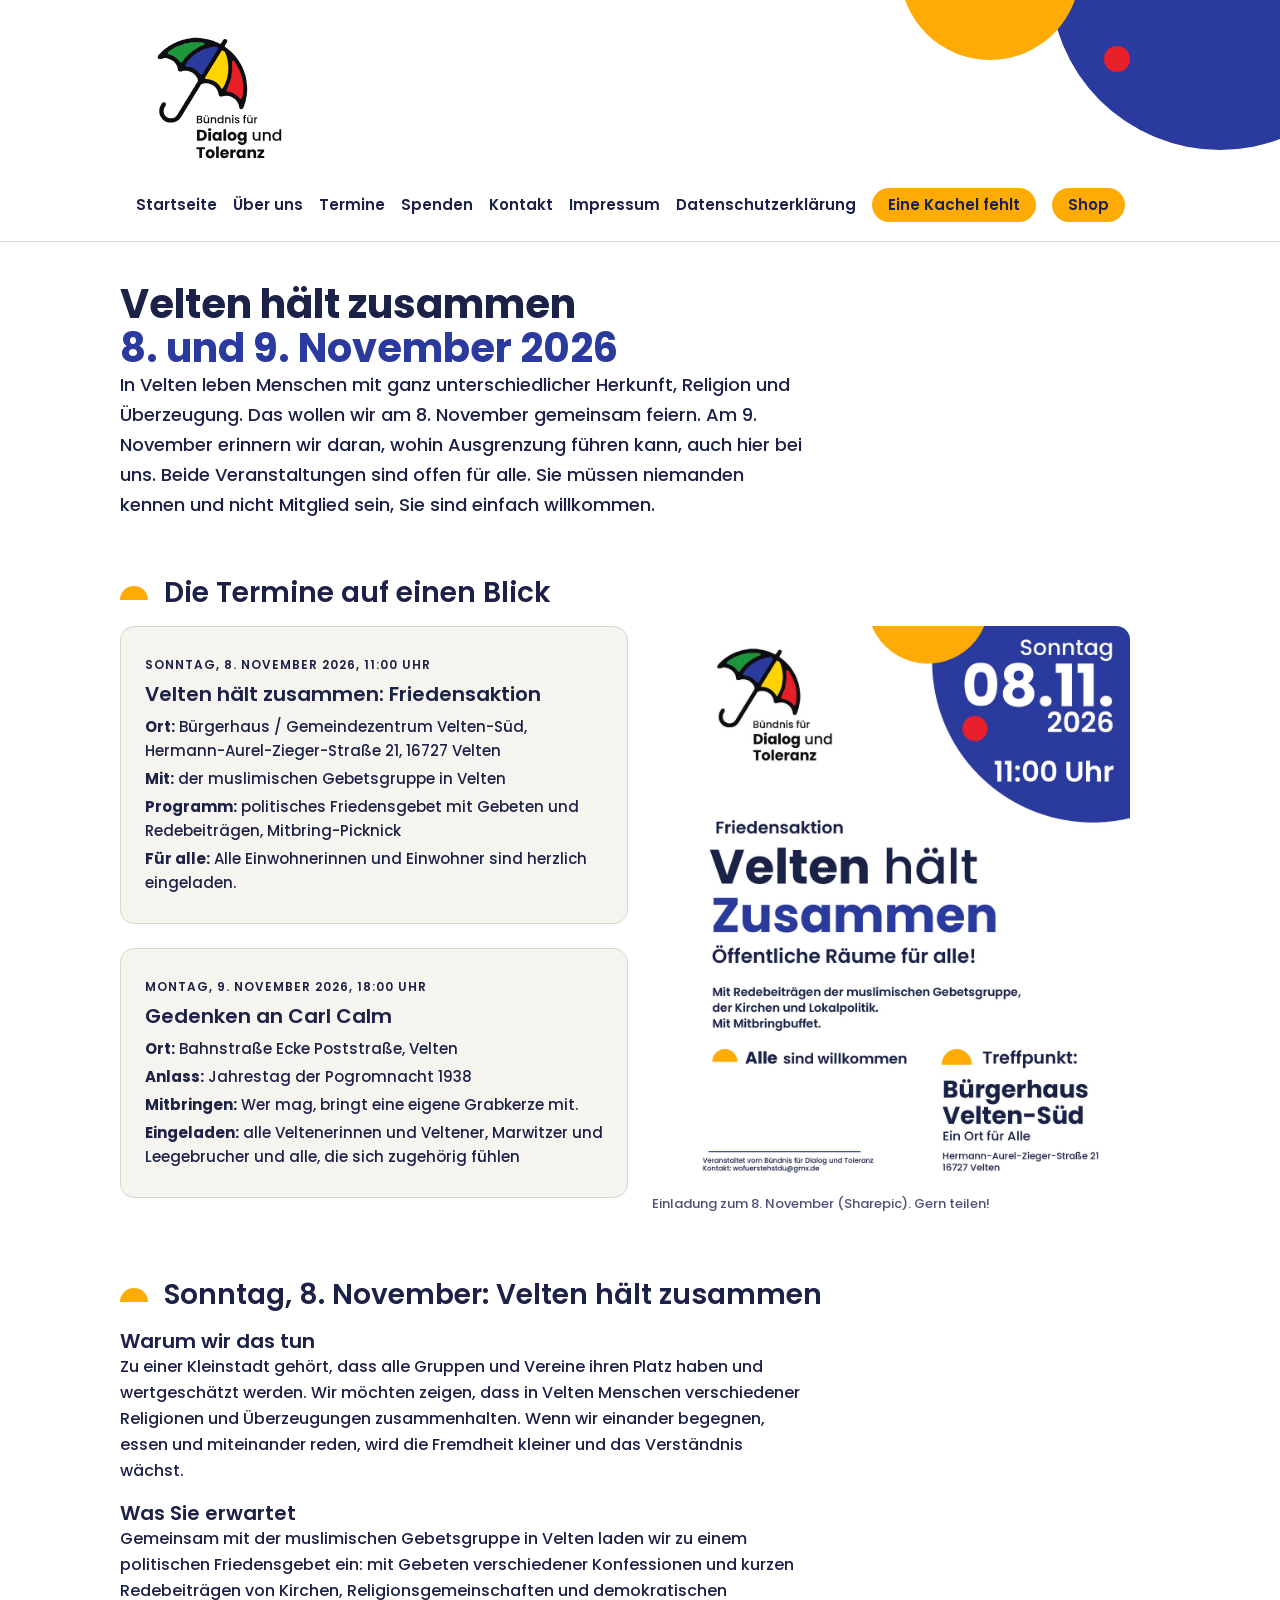
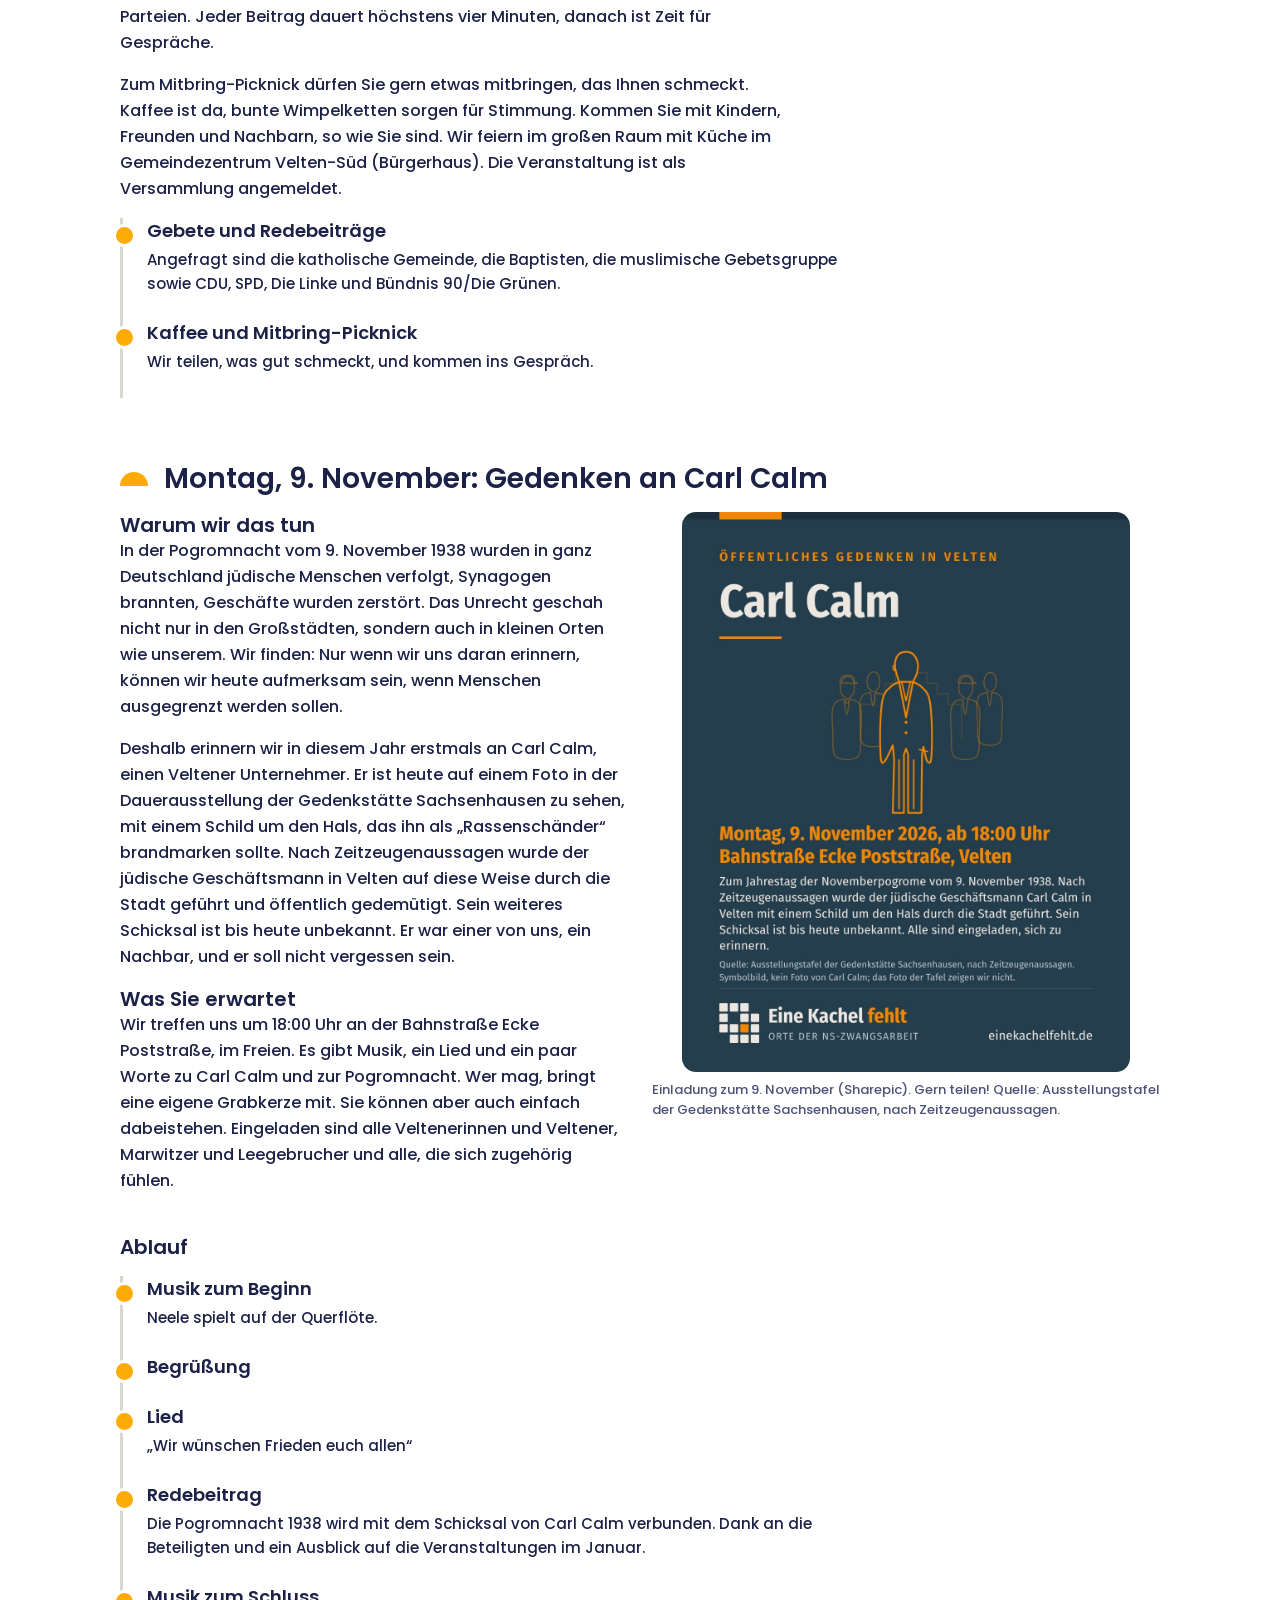
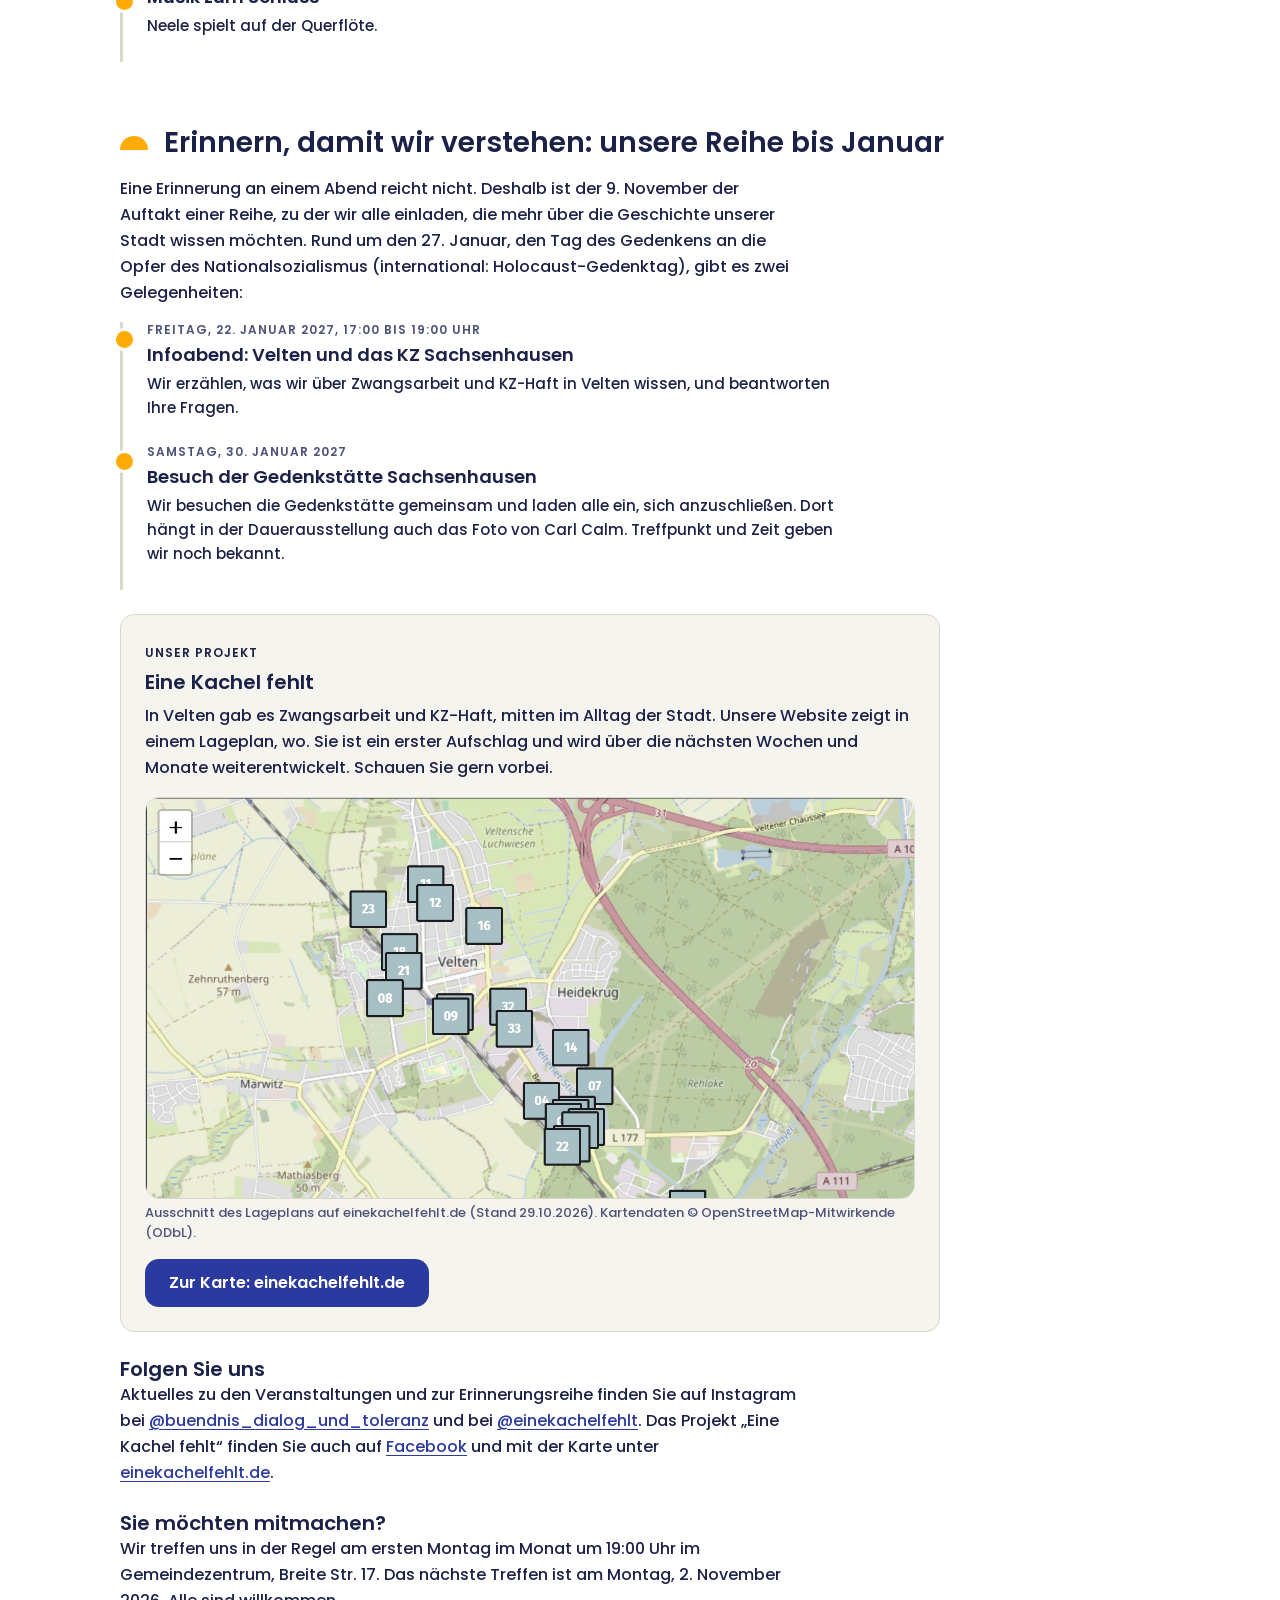
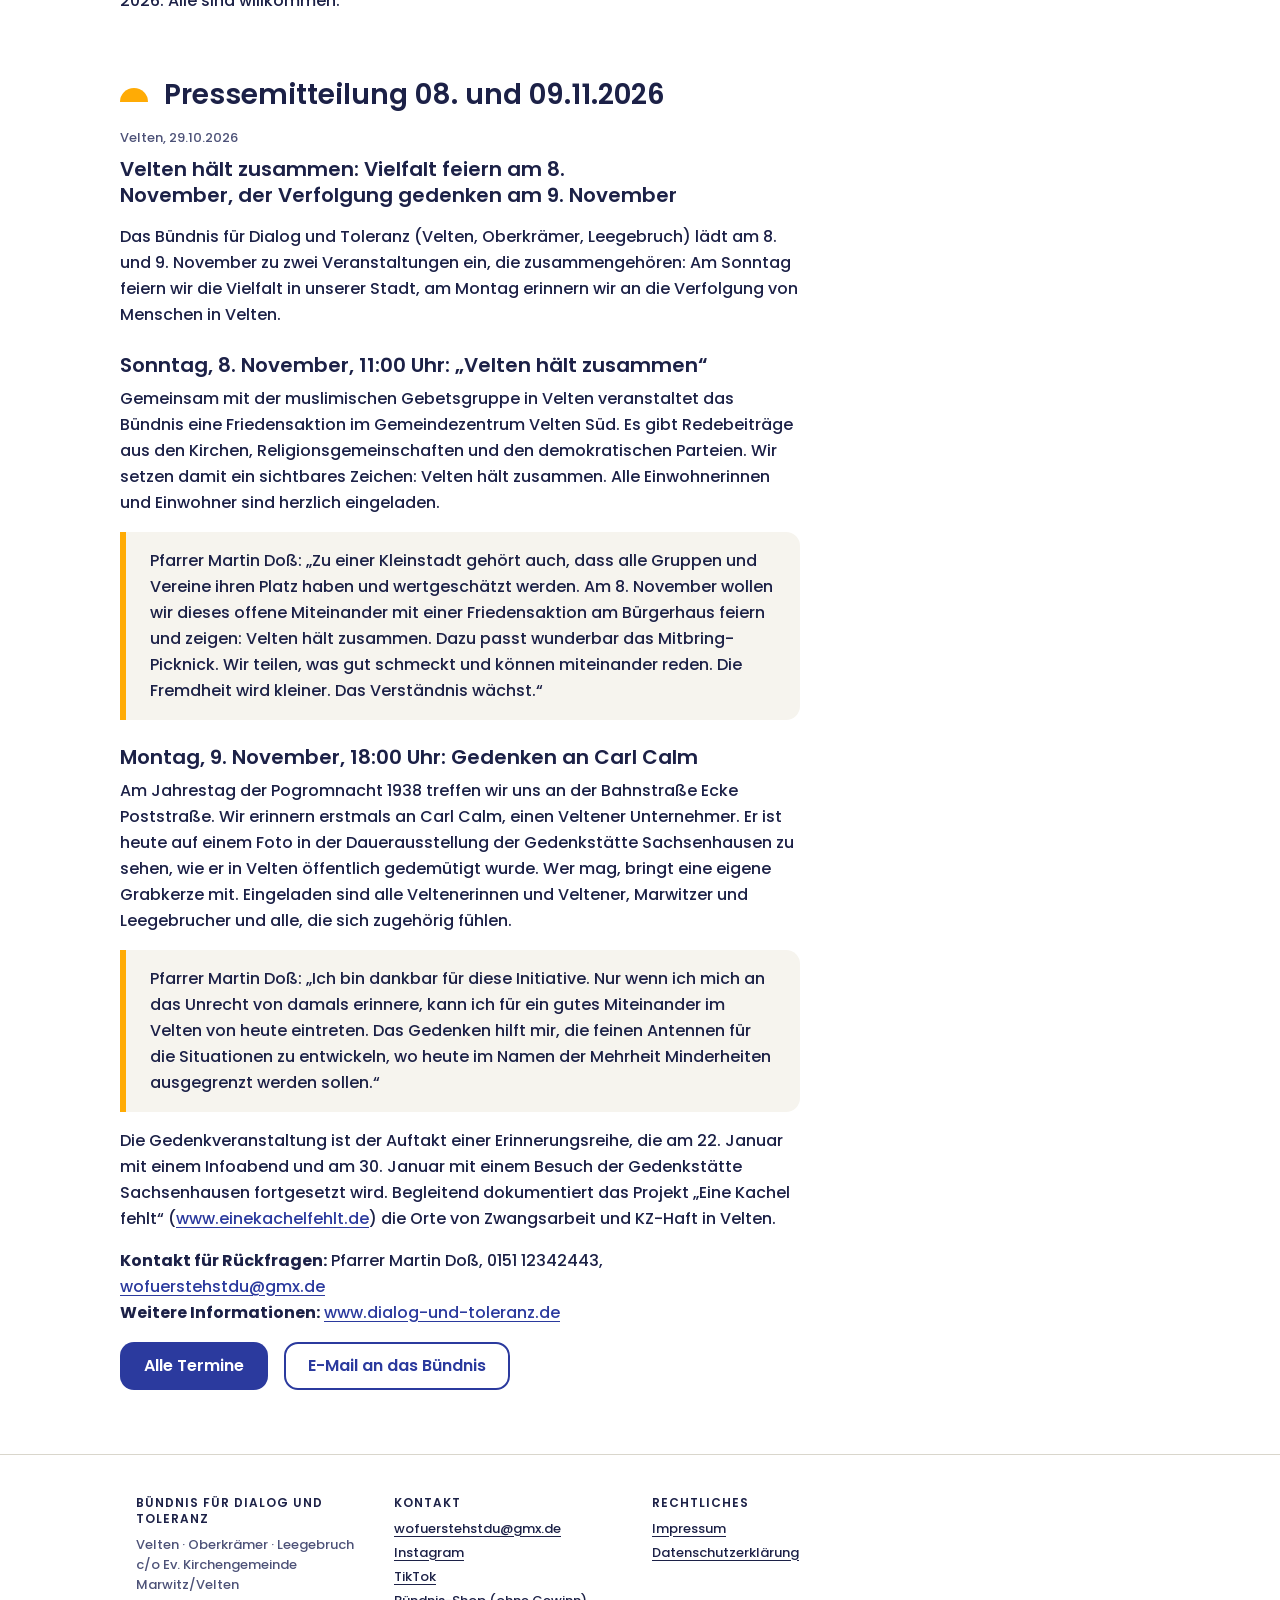
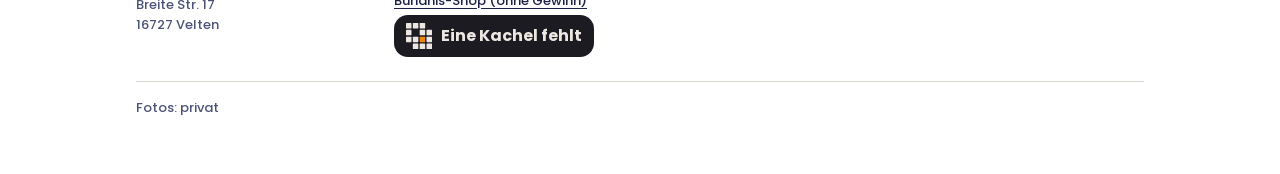
<file: velten-haelt-zusammen.html>
<!doctype html>
<html lang="de">
<head>
<meta charset="utf-8">
<meta name="viewport" content="width=device-width,initial-scale=1,viewport-fit=cover">
<title>Velten hält zusammen: 8. und 9. November 2026 - Bündnis für Dialog und Toleranz</title>
<meta name="description" content="Vielfalt feiern am 8. November, der Verfolgung gedenken am 9. November: Friedensaktion Velten hält zusammen (Bürgerhaus Velten-Süd) und Gedenken an Carl Calm (Bahnstraße Ecke Poststraße). Alle Infos und Pressemitteilung.">
<link rel="canonical" href="https://www.dialog-und-toleranz.de/velten-haelt-zusammen.html">
<meta name="robots" content="index,follow,max-image-preview:large">
<meta name="theme-color" content="#ffffff">
<meta name="geo.region" content="DE-BB"><meta name="geo.placename" content="Velten">
<meta property="og:type" content="website"><meta property="og:locale" content="de_DE">
<meta property="og:site_name" content="Bündnis für Dialog und Toleranz">
<meta property="og:title" content="Velten hält zusammen: 8. und 9. November 2026"><meta property="og:description" content="Vielfalt feiern am 8. November, der Verfolgung gedenken am 9. November. Alle Infos zu beiden Veranstaltungen des Bündnisses für Dialog und Toleranz.">
<meta property="og:url" content="https://www.dialog-und-toleranz.de/velten-haelt-zusammen.html">
<meta property="og:image" content="https://www.dialog-und-toleranz.de/bilder/velten-haelt-zusammen-sharepic.jpg"><meta property="og:image:width" content="1080"><meta property="og:image:height" content="1350">
<meta property="og:image:alt" content="Einladung: Friedensaktion Velten hält zusammen, Sonntag, 8.11.2026, 11:00 Uhr, Bürgerhaus Velten-Süd">
<meta name="twitter:card" content="summary_large_image">
<link rel="icon" href="logo.svg" type="image/svg+xml">
<script type="application/ld+json">{"@context": "https://schema.org", "@graph": [{"@type": "Event", "name": "Velten hält zusammen: Friedensaktion", "description": "Friedensaktion des Bündnisses für Dialog und Toleranz gemeinsam mit der muslimischen Gebetsgruppe in Velten, mit Redebeiträgen aus den Kirchen, Religionsgemeinschaften und den demokratischen Parteien. Alle sind willkommen.", "startDate": "2026-11-08T11:00:00", "eventStatus": "https://schema.org/EventScheduled", "eventAttendanceMode": "https://schema.org/OfflineEventAttendanceMode", "isAccessibleForFree": true, "image": "https://www.dialog-und-toleranz.de/bilder/velten-haelt-zusammen-sharepic.jpg", "location": {"@type": "Place", "name": "Bürgerhaus Velten-Süd", "address": {"@type": "PostalAddress", "streetAddress": "Hermann-Aurel-Zieger-Straße 21", "postalCode": "16727", "addressLocality": "Velten", "addressCountry": "DE"}}, "organizer": {"@type": "Organization", "name": "Bündnis für Dialog und Toleranz", "url": "https://www.dialog-und-toleranz.de/"}}, {"@type": "Event", "name": "Gedenken an Carl Calm", "description": "Gedenkveranstaltung am Jahrestag der Pogromnacht 1938 an der Bahnstraße Ecke Poststraße in Velten. Wer mag, bringt eine eigene Grabkerze mit.", "startDate": "2026-11-09T18:00:00", "eventStatus": "https://schema.org/EventScheduled", "eventAttendanceMode": "https://schema.org/OfflineEventAttendanceMode", "isAccessibleForFree": true, "location": {"@type": "Place", "name": "Bahnstraße Ecke Poststraße", "address": {"@type": "PostalAddress", "streetAddress": "Bahnstraße Ecke Poststraße", "postalCode": "16727", "addressLocality": "Velten", "addressCountry": "DE"}}, "organizer": {"@type": "Organization", "name": "Bündnis für Dialog und Toleranz", "url": "https://www.dialog-und-toleranz.de/"}}]}</script>
<link rel="stylesheet" href="stil.css">
</head>
<body>
<a class="skip" href="#inhalt">Zum Inhalt springen</a>
<header class="top">
  <div class="domes" aria-hidden="true"><i class="d-blue"></i><i class="d-yellow"></i><i class="d-red"></i></div>
  <div class="wrap">
    <a class="brand" href="index.html"><img src="logo.svg" alt="Bündnis für Dialog und Toleranz, Startseite" width="135" height="132"></a>
    <nav aria-label="Hauptnavigation"><ul><li><a href="index.html">Startseite</a></li><li><a href="ueber-uns.html">Über uns</a></li><li><a href="termine.html">Termine</a></li><li><a href="spenden.html">Spenden</a></li><li><a href="kontakt.html">Kontakt</a></li><li><a href="impressum.html">Impressum</a></li><li><a href="datenschutz.html">Datenschutzerklärung</a></li><li><a class="nav-ext" href="https://www.einekachelfehlt.de" rel="noopener">Eine Kachel fehlt</a></li><li><a class="nav-ext" href="https://bundnis-fur-dialog-und-tolera.myspreadshop.de" rel="noopener">Shop</a></li></ul></nav>
  </div>
</header>
<div class="wrap">
<main id="inhalt">

<div class="hero solo"><div><h1>Velten hält zusammen<span class="l2">8. und 9. November 2026</span></h1>
<p class="lead">In Velten leben Menschen mit ganz unterschiedlicher Herkunft, Religion und Überzeugung. Das wollen wir am 8. November gemeinsam feiern. Am 9. November erinnern wir daran, wohin Ausgrenzung führen kann, auch hier bei uns. Beide Veranstaltungen sind offen für alle. Sie müssen niemanden kennen und nicht Mitglied sein, Sie sind einfach willkommen.</p></div></div>

<section><div class="sec-h"><h2>Die Termine auf einen Blick</h2></div>
<div class="split">
<div class="stack">
<div class="card">
<span class="label"><time datetime="2026-11-08T11:00">Sonntag, 8. November 2026, 11:00 Uhr</time></span>
<h3 style="margin:var(--space-1) 0 var(--space-2)">Velten hält zusammen: Friedensaktion</h3>
<ul class="facts">
<li><strong>Ort:</strong> Bürgerhaus / Gemeindezentrum Velten-Süd, Hermann-Aurel-Zieger-Straße 21, 16727 Velten</li>
<li><strong>Mit:</strong> der muslimischen Gebetsgruppe in Velten</li>
<li><strong>Programm:</strong> politisches Friedensgebet mit Gebeten und Redebeiträgen, Mitbring-Picknick</li>
<li><strong>Für alle:</strong> Alle Einwohnerinnen und Einwohner sind herzlich eingeladen.</li>
</ul>
</div>
<div class="card">
<span class="label"><time datetime="2026-11-09T18:00">Montag, 9. November 2026, 18:00 Uhr</time></span>
<h3 style="margin:var(--space-1) 0 var(--space-2)">Gedenken an Carl Calm</h3>
<ul class="facts">
<li><strong>Ort:</strong> Bahnstraße Ecke Poststraße, Velten</li>
<li><strong>Anlass:</strong> Jahrestag der Pogromnacht 1938</li>
<li><strong>Mitbringen:</strong> Wer mag, bringt eine eigene Grabkerze mit.</li>
<li><strong>Eingeladen:</strong> alle Veltenerinnen und Veltener, Marwitzer und Leegebrucher und alle, die sich zugehörig fühlen</li>
</ul>
</div>
</div>
<figure class="poster"><img src="bilder/velten-haelt-zusammen-sharepic.jpg" alt="Einladung zur Friedensaktion Velten hält zusammen am Sonntag, 8.11.2026, 11:00 Uhr im Bürgerhaus Velten-Süd, gemeinsam mit der muslimischen Gebetsgruppe und mit Redebeiträgen aus Kirchen, Religionsgemeinschaften und Politik" width="1080" height="1350" decoding="async"><figcaption>Einladung zum 8. November (Sharepic). Gern teilen!</figcaption></figure>
</div></section>

<section><div class="sec-h"><h2>Sonntag, 8. November: Velten hält zusammen</h2></div>
<div class="prose">
<h3>Warum wir das tun</h3>
<p>Zu einer Kleinstadt gehört, dass alle Gruppen und Vereine ihren Platz haben und wertgeschätzt werden. Wir möchten zeigen, dass in Velten Menschen verschiedener Religionen und Überzeugungen zusammenhalten. Wenn wir einander begegnen, essen und miteinander reden, wird die Fremdheit kleiner und das Verständnis wächst.</p>
<h3 style="margin-top:var(--space-3)">Was Sie erwartet</h3>
<p>Gemeinsam mit der muslimischen Gebetsgruppe in Velten laden wir zu einem politischen Friedensgebet ein: mit Gebeten verschiedener Konfessionen und kurzen Redebeiträgen von Kirchen, Religionsgemeinschaften und demokratischen Parteien. Jeder Beitrag dauert höchstens vier Minuten, danach ist Zeit für Gespräche.</p>
<p>Zum Mitbring-Picknick dürfen Sie gern etwas mitbringen, das Ihnen schmeckt. Kaffee ist da, bunte Wimpelketten sorgen für Stimmung. Kommen Sie mit Kindern, Freunden und Nachbarn, so wie Sie sind. Wir feiern im großen Raum mit Küche im Gemeindezentrum Velten-Süd (Bürgerhaus). Die Veranstaltung ist als Versammlung angemeldet.</p>
</div>
<ol class="tl next">
<li><h3>Gebete und Redebeiträge</h3><p>Angefragt sind die katholische Gemeinde, die Baptisten, die muslimische Gebetsgruppe sowie CDU, SPD, Die Linke und Bündnis 90/Die Grünen.</p></li>
<li><h3>Kaffee und Mitbring-Picknick</h3><p>Wir teilen, was gut schmeckt, und kommen ins Gespräch.</p></li>
</ol></section>

<section><div class="sec-h"><h2>Montag, 9. November: Gedenken an Carl Calm</h2></div>
<div class="split">
<div class="prose">
<h3>Warum wir das tun</h3>
<p>In der Pogromnacht vom 9. November 1938 wurden in ganz Deutschland jüdische Menschen verfolgt, Synagogen brannten, Geschäfte wurden zerstört. Das Unrecht geschah nicht nur in den Großstädten, sondern auch in kleinen Orten wie unserem. Wir finden: Nur wenn wir uns daran erinnern, können wir heute aufmerksam sein, wenn Menschen ausgegrenzt werden sollen.</p>
<p>Deshalb erinnern wir in diesem Jahr erstmals an Carl Calm, einen Veltener Unternehmer. Er ist heute auf einem Foto in der Dauerausstellung der Gedenkstätte Sachsenhausen zu sehen, mit einem Schild um den Hals, das ihn als „Rassenschänder“ brandmarken sollte. Nach Zeitzeugenaussagen wurde der jüdische Geschäftsmann in Velten auf diese Weise durch die Stadt geführt und öffentlich gedemütigt. Sein weiteres Schicksal ist bis heute unbekannt. Er war einer von uns, ein Nachbar, und er soll nicht vergessen sein.</p>
<h3 style="margin-top:var(--space-3)">Was Sie erwartet</h3>
<p>Wir treffen uns um 18:00 Uhr an der Bahnstraße Ecke Poststraße, im Freien. Es gibt Musik, ein Lied und ein paar Worte zu Carl Calm und zur Pogromnacht. Wer mag, bringt eine eigene Grabkerze mit. Sie können aber auch einfach dabeistehen. Eingeladen sind alle Veltenerinnen und Veltener, Marwitzer und Leegebrucher und alle, die sich zugehörig fühlen.</p>
</div>
<figure class="poster"><img src="bilder/carl-calm-gedenken-sharepic.jpg" alt="Einladung zum öffentlichen Gedenken an Carl Calm am Montag, 9. November 2026, ab 18:00 Uhr, Bahnstraße Ecke Poststraße in Velten. Symbolbild einer Figur im Anzug vor Umrissen weiterer Personen." width="1080" height="1350" loading="lazy" decoding="async"><figcaption>Einladung zum 9. November (Sharepic). Gern teilen! Quelle: Ausstellungstafel der Gedenkstätte Sachsenhausen, nach Zeitzeugenaussagen.</figcaption></figure>
</div>
<h3 style="margin-top:var(--space-4)">Ablauf</h3>
<ol class="tl next">
<li><h3>Musik zum Beginn</h3><p>Neele spielt auf der Querflöte.</p></li>
<li><h3>Begrüßung</h3></li>
<li><h3>Lied</h3><p>„Wir wünschen Frieden euch allen“</p></li>
<li><h3>Redebeitrag</h3><p>Die Pogromnacht 1938 wird mit dem Schicksal von Carl Calm verbunden. Dank an die Beteiligten und ein Ausblick auf die Veranstaltungen im Januar.</p></li>
<li><h3>Musik zum Schluss</h3><p>Neele spielt auf der Querflöte.</p></li>
</ol></section>

<section><div class="sec-h"><h2>Erinnern, damit wir verstehen: unsere Reihe bis Januar</h2></div>
<div class="prose">
<p>Eine Erinnerung an einem Abend reicht nicht. Deshalb ist der 9. November der Auftakt einer Reihe, zu der wir alle einladen, die mehr über die Geschichte unserer Stadt wissen möchten. Rund um den 27. Januar, den Tag des Gedenkens an die Opfer des Nationalsozialismus (international: Holocaust-Gedenktag), gibt es zwei Gelegenheiten:</p>
</div>
<ol class="tl next">
<li><time datetime="2027-01-22">Freitag, 22. Januar 2027, 17:00 bis 19:00 Uhr</time><h3>Infoabend: Velten und das KZ Sachsenhausen</h3><p>Wir erzählen, was wir über Zwangsarbeit und KZ-Haft in Velten wissen, und beantworten Ihre Fragen.</p></li>
<li><time datetime="2027-01-30">Samstag, 30. Januar 2027</time><h3>Besuch der Gedenkstätte Sachsenhausen</h3><p>Wir besuchen die Gedenkstätte gemeinsam und laden alle ein, sich anzuschließen. Dort hängt in der Dauerausstellung auch das Foto von Carl Calm. Treffpunkt und Zeit geben wir noch bekannt.</p></li>
</ol>
<div class="card" style="margin:var(--space-4) 0;max-width:820px"><span class="label">Unser Projekt</span><h3 style="margin:var(--space-1) 0 var(--space-2)">Eine Kachel fehlt</h3><p>In Velten gab es Zwangsarbeit und KZ-Haft, mitten im Alltag der Stadt. Unsere Website zeigt in einem Lageplan, wo. Sie ist ein erster Aufschlag und wird über die nächsten Wochen und Monate weiterentwickelt. Schauen Sie gern vorbei.</p><figure class="karte"><a href="https://www.einekachelfehlt.de" rel="noopener"><img src="bilder/eine-kachel-fehlt-lageplan.jpg" alt="Ausschnitt des Lageplans von einekachelfehlt.de: Karte von Velten mit nummerierten Kacheln, die Orte von Zwangsarbeit, Verfolgung und KZ-Haft markieren" width="1472" height="766" loading="lazy" decoding="async"></a><figcaption>Ausschnitt des Lageplans auf einekachelfehlt.de (Stand 29.10.2026). Kartendaten © OpenStreetMap-Mitwirkende (ODbL).</figcaption></figure><div class="btn-row"><a class="btn" href="https://www.einekachelfehlt.de" rel="noopener">Zur Karte: einekachelfehlt.de</a></div></div>
<h3 style="margin-top:var(--space-4)">Folgen Sie uns</h3>
<div class="prose"><p>Aktuelles zu den Veranstaltungen und zur Erinnerungsreihe finden Sie auf Instagram bei <a href="https://www.instagram.com/buendnis_dialog_und_toleranz" rel="noopener">@buendnis_dialog_und_toleranz</a> und bei <a href="https://www.instagram.com/einekachelfehlt" rel="noopener">@einekachelfehlt</a>. Das Projekt „Eine Kachel fehlt“ finden Sie auch auf <a href="https://www.facebook.com/profile.php?id=61595726182602" rel="noopener">Facebook</a> und mit der Karte unter <a href="https://www.einekachelfehlt.de" rel="noopener">einekachelfehlt.de</a>.</p></div>
<h3 style="margin-top:var(--space-4)">Sie möchten mitmachen?</h3>
<div class="prose"><p>Wir treffen uns in der Regel am ersten Montag im Monat um 19:00 Uhr im Gemeindezentrum, Breite Str. 17. Das nächste Treffen ist am Montag, 2. November 2026. Alle sind willkommen.</p></div>
</section>

<section><div class="sec-h"><h2>Pressemitteilung 08. und 09.11.2026</h2></div>
<article class="prose">
<p class="small" style="color:var(--ink-muted);margin-bottom:var(--space-2)">Velten, 29.10.2026</p>
<h3 style="margin-bottom:var(--space-3)">Velten hält zusammen: Vielfalt feiern am 8. November, der Verfolgung gedenken am 9. November</h3>

<p>Das Bündnis für Dialog und Toleranz (Velten, Oberkrämer, Leegebruch) lädt am 8. und 9. November zu zwei Veranstaltungen ein, die zusammengehören: Am Sonntag feiern wir die Vielfalt in unserer Stadt, am Montag erinnern wir an die Verfolgung von Menschen in Velten.</p>

<h3 style="margin:var(--space-4) 0 var(--space-2)">Sonntag, 8. November, 11:00 Uhr: „Velten hält zusammen“</h3>
<p>Gemeinsam mit der muslimischen Gebetsgruppe in Velten veranstaltet das Bündnis eine Friedensaktion im Gemeindezentrum Velten Süd. Es gibt Redebeiträge aus den Kirchen, Religionsgemeinschaften und den demokratischen Parteien. Wir setzen damit ein sichtbares Zeichen: Velten hält zusammen. Alle Einwohnerinnen und Einwohner sind herzlich eingeladen.</p>
<blockquote class="zitat"><p>Pfarrer Martin Doß: „Zu einer Kleinstadt gehört auch, dass alle Gruppen und Vereine ihren Platz haben und wertgeschätzt werden. Am 8. November wollen wir dieses offene Miteinander mit einer Friedensaktion am Bürgerhaus feiern und zeigen: Velten hält zusammen. Dazu passt wunderbar das Mitbring-Picknick. Wir teilen, was gut schmeckt und können miteinander reden. Die Fremdheit wird kleiner. Das Verständnis wächst.“</p></blockquote>

<h3 style="margin:var(--space-4) 0 var(--space-2)">Montag, 9. November, 18:00 Uhr: Gedenken an Carl Calm</h3>
<p>Am Jahrestag der Pogromnacht 1938 treffen wir uns an der Bahnstraße Ecke Poststraße. Wir erinnern erstmals an Carl Calm, einen Veltener Unternehmer. Er ist heute auf einem Foto in der Dauerausstellung der Gedenkstätte Sachsenhausen zu sehen, wie er in Velten öffentlich gedemütigt wurde. Wer mag, bringt eine eigene Grabkerze mit. Eingeladen sind alle Veltenerinnen und Veltener, Marwitzer und Leegebrucher und alle, die sich zugehörig fühlen.</p>
<blockquote class="zitat"><p>Pfarrer Martin Doß: „Ich bin dankbar für diese Initiative. Nur wenn ich mich an das Unrecht von damals erinnere, kann ich für ein gutes Miteinander im Velten von heute eintreten. Das Gedenken hilft mir, die feinen Antennen für die Situationen zu entwickeln, wo heute im Namen der Mehrheit Minderheiten ausgegrenzt werden sollen.“</p></blockquote>

<p>Die Gedenkveranstaltung ist der Auftakt einer Erinnerungsreihe, die am 22. Januar mit einem Infoabend und am 30. Januar mit einem Besuch der Gedenkstätte Sachsenhausen fortgesetzt wird. Begleitend dokumentiert das Projekt „Eine Kachel fehlt“ (<a href="https://www.einekachelfehlt.de" rel="noopener">www.einekachelfehlt.de</a>) die Orte von Zwangsarbeit und KZ-Haft in Velten.</p>

<p><strong>Kontakt für Rückfragen:</strong> Pfarrer Martin Doß, 0151 12342443, <a href="mailto:wofuerstehstdu@gmx.de">wofuerstehstdu@gmx.de</a><br>
<strong>Weitere Informationen:</strong> <a href="https://www.dialog-und-toleranz.de">www.dialog-und-toleranz.de</a></p>
</article>
<div class="btn-row"><a class="btn" href="termine.html">Alle Termine</a><a class="btn alt" href="mailto:wofuerstehstdu@gmx.de">E-Mail an das Bündnis</a></div>
</section>

</main>
</div>
<footer>
  <div class="wrap">
    <div>
      <span class="label">Bündnis für Dialog und Toleranz</span>
      Velten · Oberkrämer · Leegebruch<br>c/o Ev. Kirchengemeinde Marwitz/Velten<br>Breite Str. 17<br>16727 Velten
    </div>
    <div>
      <span class="label">Kontakt</span>
      <ul>
        <li><a href="mailto:wofuerstehstdu@gmx.de">wofuerstehstdu@gmx.de</a></li>
        <li><a href="https://www.instagram.com/buendnis_dialog_und_toleranz" rel="noopener">Instagram</a></li>
        <li><a href="https://www.tiktok.com/@buendnis_dialog_toleranz" rel="noopener">TikTok</a></li>
        <li><a href="https://bundnis-fur-dialog-und-tolera.myspreadshop.de" rel="noopener">Bündnis-Shop (ohne Gewinn)</a></li>
        <li><a class="kf-logo kf-small" href="https://www.einekachelfehlt.de" rel="noopener" aria-label="Eine Kachel fehlt, Projekt zur NS-Zwangsarbeit in Velten"><svg viewBox="0 0 95 95" width="38" height="38" aria-hidden="true" focusable="false"><rect x="0" y="0" width="20" height="20" rx="2" fill="#ECE8E1"/><rect x="25" y="0" width="20" height="20" rx="2" fill="#ECE8E1"/><rect x="50" y="0" width="20" height="20" rx="2" fill="#ECE8E1"/><rect x="0" y="25" width="20" height="20" rx="2" fill="#ECE8E1"/><rect x="50" y="25" width="20" height="20" rx="2" fill="#ECE8E1"/><rect x="75" y="25" width="20" height="20" rx="2" fill="#ECE8E1"/><rect x="0" y="50" width="20" height="20" rx="2" fill="#ECE8E1"/><rect x="25" y="50" width="20" height="20" rx="2" fill="#ECE8E1"/><rect x="75" y="50" width="20" height="20" rx="2" fill="#ECE8E1"/><rect x="25" y="75" width="20" height="20" rx="2" fill="#ECE8E1"/><rect x="50" y="75" width="20" height="20" rx="2" fill="#ECE8E1"/><rect x="75" y="75" width="20" height="20" rx="2" fill="#ECE8E1"/><rect x="50" y="50" width="20" height="20" rx="2" fill="#F18700"/></svg><span>Eine Kachel fehlt</span></a></li>
      </ul>
    </div>
    <div>
      <span class="label">Rechtliches</span>
      <ul><li><a href="impressum.html">Impressum</a></li><li><a href="datenschutz.html">Datenschutzerklärung</a></li></ul>
    </div>
    <p class="fine">Fotos: privat</p>
  </div>
</footer>
<script src="skript.js" defer></script>
</body>
</html>
</file>
<file: stil.css>
@font-face{font-family:"Poppins";src:url("fonts/Poppins-Medium.ttf") format("truetype");font-weight:500;font-display:swap}
@font-face{font-family:"Poppins";src:url("fonts/Poppins-SemiBold.ttf") format("truetype");font-weight:600;font-display:swap}
@font-face{font-family:"Poppins";src:url("fonts/Poppins-Bold.ttf") format("truetype");font-weight:700;font-display:swap}

:root{
  --bg:#ffffff; --surface:#f6f4ee; --ink:#1c2147; --ink-muted:#4d5278; --line:#d9d6cc;
  --blue:#2b3a9e; --blue-text:#2b3a9e; --yellow:#ffab05; --red:#e8202a; --red-text:#b8141c; --white:#ffffff;
  --space-1:4px; --space-2:8px; --space-3:16px; --space-4:24px; --space-5:40px; --space-6:64px;
  --radius-sm:6px; --radius-md:14px; --radius-lg:28px; --radius-pill:999px;
  --sans:"Poppins",system-ui,-apple-system,"Segoe UI",sans-serif;
  color-scheme:light;
}
[hidden]{display:none!important}
*{box-sizing:border-box}
html{scroll-behavior:smooth}
body{margin:0;background:var(--bg);color:var(--ink);font:500 16px/26px var(--sans);
  padding-left:max(16px,env(safe-area-inset-left,0px));padding-right:max(16px,env(safe-area-inset-right,0px))}
img{max-width:100%;height:auto;display:block}
a{color:var(--blue-text);text-underline-offset:3px}
a:hover{text-decoration-thickness:2px}
:focus-visible{outline:3px solid var(--blue-text);outline-offset:3px;border-radius:var(--radius-sm)}
.skip{position:absolute;left:-999px;top:0;background:var(--yellow);color:#1c2147;padding:var(--space-2) var(--space-3);z-index:10}
.skip:focus{left:var(--space-3);top:var(--space-3)}

h1,h2,h3{font-family:var(--sans);margin:0;text-wrap:balance}
h1{font-size:clamp(30px,5.2vw,40px);line-height:1.1;font-weight:700}
h2{font-size:clamp(22px,3.4vw,28px);line-height:34px;font-weight:600}
h3{font-size:20px;line-height:26px;font-weight:600}
p{margin:0 0 var(--space-3)}
small,.small{font-size:13px;line-height:20px}
strong,b{font-weight:700}
.label{font-size:12px;line-height:16px;font-weight:600;letter-spacing:1px;text-transform:uppercase}

.wrap{max-width:1040px;margin:0 auto;min-width:0}

/* Kopf: Logo links, Kuppelgrafik rechts */
.top{position:relative;overflow:hidden;border-bottom:1px solid var(--line);margin:0 calc(-1*max(16px,env(safe-area-inset-left,0px)))}
.top .wrap{position:relative;padding:var(--space-4) max(16px,env(safe-area-inset-left,0px)) var(--space-3);display:flex;flex-direction:column;gap:var(--space-3)}
.brand{display:inline-block;align-self:flex-start;background:#fff;border-radius:var(--radius-md);padding:var(--space-2) var(--space-3)}
.brand img{height:132px;width:auto}
@media(max-width:640px){.brand img{height:104px}}
.domes{position:absolute;right:0;top:0;width:min(46vw,420px);height:100%;pointer-events:none;z-index:0}
.domes i{position:absolute;display:block;border-radius:50%}
.d-blue{background:var(--blue);width:340px;height:340px;right:-110px;top:-190px}
.d-yellow{background:var(--yellow);width:180px;height:180px;right:200px;top:-120px}
.d-red{background:var(--red);width:26px;height:26px;right:150px;top:46px}
nav{position:relative;z-index:1}
@media(max-width:640px){.d-blue{width:170px;height:170px;right:-70px;top:-110px}.d-yellow{width:90px;height:90px;right:70px;top:-60px}.d-red{width:16px;height:16px;right:44px;top:12px}}
nav ul{list-style:none;margin:0;padding:0;display:flex;flex-wrap:wrap;gap:var(--space-2) var(--space-3)}
nav a{display:inline-block;padding:var(--space-1) 0;color:var(--ink);text-decoration:none;font-weight:600;font-size:15px;border-bottom:3px solid transparent}
nav a:hover{border-bottom-color:var(--yellow)}
nav a.nav-ext{background:var(--yellow);color:#1c2147;padding:var(--space-1) var(--space-3);border-radius:var(--radius-pill);border-bottom:0}
nav a.nav-ext:hover{filter:brightness(1.06)}
nav a[aria-current="page"]{border-bottom-color:var(--blue-text);color:var(--blue-text)}

main{padding:var(--space-5) 0 var(--space-6)}
.hero{display:grid;grid-template-columns:1fr;gap:var(--space-4);align-items:center;margin-bottom:var(--space-5)}
.hero h1 .l2{display:block;color:var(--blue-text)}
.tags{display:flex;flex-wrap:wrap;gap:var(--space-2);margin:var(--space-3) 0 var(--space-4);padding:0;list-style:none}
.tags li{background:var(--blue);color:var(--white);border-radius:var(--radius-pill);padding:var(--space-1) var(--space-3);font-weight:600;font-size:14px}
.lead{font-size:18px;line-height:30px;max-width:62ch}
.hero-dome{width:min(300px,70vw);aspect-ratio:1;border-radius:50%;overflow:hidden;border:6px solid var(--yellow);justify-self:center}
.hero-dome img{width:100%;height:100%;object-fit:cover}
@media(min-width:760px){.hero{grid-template-columns:1.5fr 1fr}.hero-dome{justify-self:end;width:320px}}

.hero.solo{grid-template-columns:1fr!important}
section{margin-top:var(--space-6)}
section:first-of-type{margin-top:0}
.sec-h{display:flex;align-items:center;gap:var(--space-3);margin-bottom:var(--space-3)}
.sec-h::before{content:"";flex:none;width:28px;height:14px;background:var(--yellow);border-radius:28px 28px 0 0}
.prose{max-width:68ch}
.prose ul{margin:0 0 var(--space-3);padding-left:var(--space-4)}
.prose li{margin-bottom:var(--space-1)}

.card{background:var(--surface);border:1px solid var(--line);border-radius:var(--radius-md);padding:var(--space-4)}
.card.preamble{border-radius:var(--radius-lg);padding:var(--space-5) var(--space-4)}
.preamble h2{margin-bottom:var(--space-4)}
.note{background:var(--yellow);color:#1c2147;padding:var(--space-4);border-radius:var(--radius-md) var(--radius-md) var(--radius-md) var(--space-5);margin:var(--space-5) 0}
.note a{color:#1c2147}
.note .label{display:block;margin-bottom:var(--space-1)}

figure{margin:0}
figure img{border-radius:var(--radius-md);width:100%;object-fit:cover}
figcaption{font-size:13px;line-height:20px;color:var(--ink-muted);margin-top:var(--space-2)}
.quote{font-size:18px;line-height:28px;font-weight:600;color:var(--blue-text);max-width:56ch;margin:0 0 var(--space-3)}
.quote small{display:block;font-weight:500;font-size:13px;color:var(--ink-muted);margin-top:var(--space-1)}
.split{display:grid;gap:var(--space-4);grid-template-columns:1fr;align-items:start}
@media(min-width:760px){.split{grid-template-columns:1fr 1fr}.split.rev>:first-child{order:2}}
.gallery{display:grid;gap:var(--space-4);grid-template-columns:repeat(auto-fit,minmax(min(100%,260px),1fr));align-items:start}
.poster img{max-height:560px;width:auto;margin:0 auto}
.stack{display:flex;flex-direction:column;gap:var(--space-4)}

.btn{display:inline-block;background:var(--blue);color:var(--white);border:0;border-radius:var(--radius-md);padding:12px 24px;font:600 16px/24px var(--sans);text-decoration:none;cursor:pointer}
.btn:hover{filter:brightness(1.12)}
.btn.alt{background:transparent;color:var(--blue-text);border:2px solid var(--blue-text);padding:10px 22px}
.btn-row{display:flex;flex-wrap:wrap;gap:var(--space-3);margin-top:var(--space-3)}

table{border-collapse:collapse;width:100%;max-width:640px;margin:var(--space-3) 0}
th,td{text-align:left;padding:var(--space-2) var(--space-3);border-bottom:1px solid var(--line);vertical-align:top}
th{background:var(--blue);color:var(--white);font-weight:600;font-size:14px}
td.mono{font-variant-numeric:tabular-nums;letter-spacing:.5px;overflow-wrap:anywhere}
.tbl-scroll{overflow-x:auto}


.tl{list-style:none;margin:var(--space-3) 0 0;padding:0;border-left:3px solid var(--line);max-width:720px}
.tl li{position:relative;padding:0 0 var(--space-4) var(--space-4)}
.tl li::before{content:"";position:absolute;left:-10px;top:6px;width:17px;height:17px;border-radius:50%;background:var(--blue);border:3px solid var(--bg)}
.tl.next li::before{background:var(--yellow)}
.tl time{display:block;font-size:12px;line-height:16px;font-weight:600;letter-spacing:1px;text-transform:uppercase;color:var(--ink-muted);margin-bottom:var(--space-1)}
.tl h3{font-size:18px;line-height:26px}
.tl p{margin:var(--space-1) 0 0;font-size:15px;line-height:24px}

.proj{display:grid;gap:var(--space-4);grid-template-columns:1fr}
@media(min-width:760px){.proj{grid-template-columns:1fr 1fr}}
.kf-logo{display:inline-flex;align-items:center;gap:12px;background:#1C1B22;color:#ECE8E1;padding:12px 18px;border-radius:var(--radius-md);text-decoration:none;font-family:"Fira Sans Condensed","Arial Narrow",Poppins,sans-serif;font-weight:700;font-size:1.35rem;line-height:1;align-self:flex-start;width:fit-content}
.kf-logo:hover{background:#2a2933}
.kf-logo.kf-small{font-size:1rem;padding:8px 12px;gap:9px}.kf-logo.kf-small svg{width:26px;height:26px}
.sr-only{position:absolute;width:1px;height:1px;overflow:hidden;clip:rect(0 0 0 0);white-space:nowrap}
.pcard{display:flex;flex-direction:column;gap:var(--space-2);border:1px solid var(--line);border-radius:var(--radius-md) var(--radius-md) var(--radius-md) var(--space-5);padding:var(--space-4);background:var(--bg)}
.pcard.hl{border-color:var(--yellow);border-width:2px}
.pcard img{border-radius:var(--radius-md);width:100%;height:auto}
.pcard .btn-row{margin-top:auto;padding-top:var(--space-2)}
.btn.or{background:var(--yellow);color:#1c2147}
footer{border-top:1px solid var(--line);margin:0 calc(-1*max(16px,env(safe-area-inset-left,0px)));background:#ffffff}
footer .wrap{padding:var(--space-5) max(16px,env(safe-area-inset-left,0px));display:grid;gap:var(--space-4);grid-template-columns:repeat(auto-fit,minmax(220px,1fr));color:var(--ink-muted);font-size:13px;line-height:20px}
footer a{color:var(--ink)}
footer .label{color:var(--ink);margin-bottom:var(--space-2);display:block}
footer ul{list-style:none;margin:0;padding:0;display:flex;flex-direction:column;gap:var(--space-1)}
footer .fine{grid-column:1/-1;border-top:1px solid var(--line);padding-top:var(--space-3)}
@media (prefers-reduced-motion:reduce){html{scroll-behavior:auto}}
.facts{list-style:none;margin:0;padding:0}
.facts li{margin:0 0 var(--space-1);font-size:15px;line-height:24px}
.zitat{margin:var(--space-3) 0;padding:var(--space-3) var(--space-4);border-left:6px solid var(--yellow);background:var(--surface);border-radius:0 var(--radius-md) var(--radius-md) 0;max-width:68ch}
.zitat p{margin:0}
.karte{margin:var(--space-3) 0 0}
.karte img{width:100%;height:auto;border-radius:var(--radius-md);border:1px solid var(--line)}
.karte figcaption{font-size:13px;line-height:20px;color:var(--ink-muted);margin-top:var(--space-1)}
</file>
